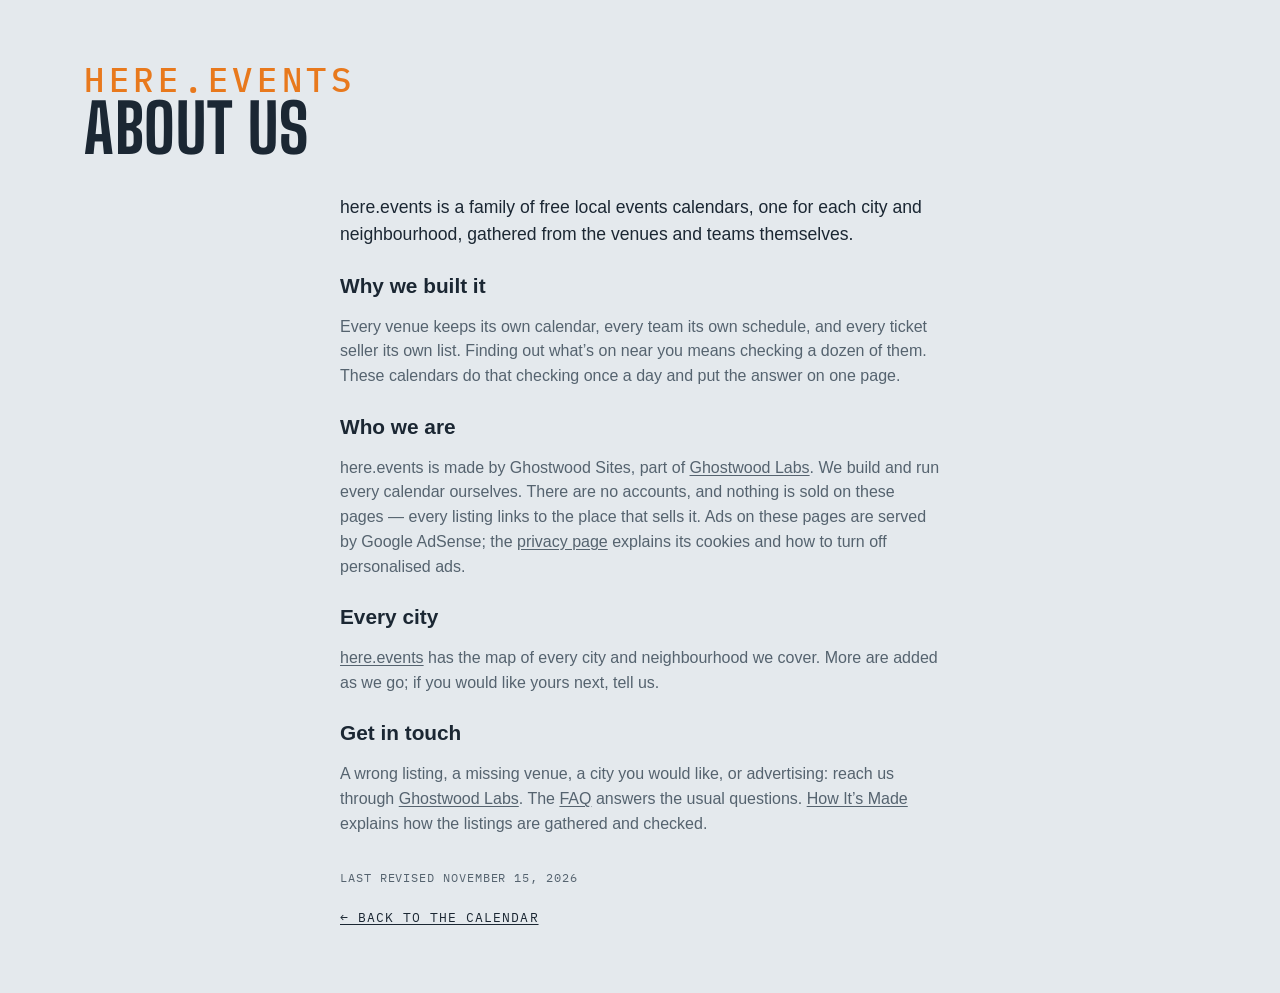
<file: site/about.html>
<!DOCTYPE html>
<html lang="en">
<head>
<meta charset="utf-8">
<meta name="viewport" content="width=device-width, initial-scale=1, viewport-fit=cover">
<meta name="theme-color" media="(prefers-color-scheme: light)" content="#edf1f4">
<meta name="theme-color" media="(prefers-color-scheme: dark)" content="#141a20">
<script>
  try {
    var t = localStorage.getItem('lqa-theme');
    var PHONE = '(max-width: 640px), (pointer: coarse) and (max-height: 500px)';
    if ((t === 'light' || t === 'dark') && !matchMedia(PHONE).matches) document.documentElement.dataset.theme = t;
  } catch (e) { /* no storage — system it is */ }
</script>
<title>About Us — here.events</title>
<meta name="description" content="About here.events: free local events calendars for each city and neighbourhood, gathered from the venues and teams themselves.">
<link rel="canonical" href="https://seattle.here.events/about.html">
<link rel="icon" href="favicon.svg" type="image/svg+xml">
<link rel="preconnect" href="https://fonts.googleapis.com">
<link rel="preconnect" href="https://fonts.gstatic.com" crossorigin>
<link href="https://fonts.googleapis.com/css2?family=Big+Shoulders:opsz,wght@10..72,500;10..72,700&family=IBM+Plex+Mono:wght@400;500&display=swap" rel="stylesheet">
<link rel="stylesheet" href="styles.css?v=__V__">
<script src="city.js?v=__V__"></script>
</head>
<body>

<!-- the Ghostwood Labs mark, drawn once; the masthead and the footer <use> it -->
<svg width="0" height="0" style="position:absolute" aria-hidden="true">
  <symbol id="gw-mark" viewBox="0 0 576 576">
    <g fill="none" stroke="currentColor" stroke-width="24" stroke-linecap="round" stroke-linejoin="round">
      <path d="M300.19 51.03A26 26 0 0 1 275.81 51.03L235.63 29.71A26 26 0 0 0 210.57 30.08L103.63 91.02A26 26 0 0 0 90.5 113.61L90.5 161.4A26 26 0 0 1 77.38 183.98L39.62 205.52A26 26 0 0 0 26.5 228.1L26.5 347.9A26 26 0 0 0 39.62 370.48L77.38 392.02A26 26 0 0 1 90.5 414.6L90.5 462.39A26 26 0 0 0 103.63 484.98L210.57 545.92A26 26 0 0 0 235.63 546.29L275.81 524.97A26 26 0 0 1 300.19 524.97L340.37 546.29A26 26 0 0 0 365.43 545.92L472.37 484.98A26 26 0 0 0 485.5 462.39L485.5 414.6A26 26 0 0 1 498.62 392.02L536.38 370.48A26 26 0 0 0 549.5 347.9L549.5 228.1A26 26 0 0 0 536.38 205.52L498.62 183.98A26 26 0 0 1 485.5 161.4L485.5 113.61A26 26 0 0 0 472.37 91.02L365.43 30.08A26 26 0 0 0 340.37 29.71L300.19 51.03Z"/>
      <path d="M288 57.5L288 177.5"/>
      <path d="M288 518.5L288 403.5"/>
      <path d="M90.5 176.5L144.63 204.58A26 26 0 0 0 169.19 204.26L209.58 181.92A26 26 0 0 0 223 159.17L223 101.5L158.5 137.5"/>
      <path d="M485.5 176.5L431.37 204.58A26 26 0 0 1 406.81 204.26L366.42 181.92A26 26 0 0 1 353 159.17L353 101.5L417.5 137.5"/>
      <path d="M157 211L157 287.5"/>
      <path d="M419 211L419 287.5"/>
      <path d="M90.5 399.5L144.63 371.42A26 26 0 0 1 169.19 371.74L209.58 394.08A26 26 0 0 1 223 416.83L223 474.5L158.5 438.5"/>
      <path d="M485.5 399.5L431.37 371.42A26 26 0 0 0 406.81 371.74L366.42 394.08A26 26 0 0 0 353 416.83L353 474.5L417.5 438.5"/>
      <path d="M26.5 288L92 325.5L92 250.5"/>
      <path d="M549.5 288L484 325.5L484 250.5"/>
    </g>
  </symbol>
</svg>

<!-- About us (Steve, 2026-10-29: "Create an about us section just to the left of FAQ, make it work
     the same"): one shared page for every city, word for word, like the FAQ. Styled by .ad-page. -->
<header class="masthead">
  <div class="masthead-text">
    <p class="eyebrow">here.events</p>
    <h1>About Us</h1>
  </div>
</header>
<main class="ad-page about-page">
  <p class="ad-lead">here.events is a family of free local events calendars, one for each city and neighbourhood, gathered from the venues and teams themselves.</p>

  <h2>Why we built it</h2>
  <p>Every venue keeps its own calendar, every team its own schedule, and every ticket seller its own list. Finding out what’s on near you means checking a dozen of them. These calendars do that checking once a day and put the answer on one page.</p>

  <h2>Who we are</h2>
  <p>here.events is made by Ghostwood Sites, part of <a href="https://ghostwoodlabs.com/" rel="noopener">Ghostwood Labs</a>. We build and run every calendar ourselves. There are no accounts, and nothing is sold on these pages — every listing links to the place that sells it. Ads on these pages are served by Google AdSense; the <a href="https://here.events/privacy/">privacy page</a> explains its cookies and how to turn off personalised ads.</p>

  <h2>Every city</h2>
  <p><a href="https://here.events/">here.events</a> has the map of every city and neighbourhood we cover. More are added as we go; if you would like yours next, tell us.</p>

  <h2>Get in touch</h2>
  <p>A wrong listing, a missing venue, a city you would like, or advertising: reach us through <a href="https://ghostwoodlabs.com/" rel="noopener">Ghostwood Labs</a>. The <a href="faq.html">FAQ</a> answers the usual questions. <a href="how.html">How It’s Made</a> explains how the listings are gathered and checked.</p>

  <p class="ad-revised">Last revised <time datetime="2026-11-15">November 15, 2026</time></p>
  <a class="ad-back" href="./">← Back to the calendar</a>
</main>
</body>
</html>
</file>
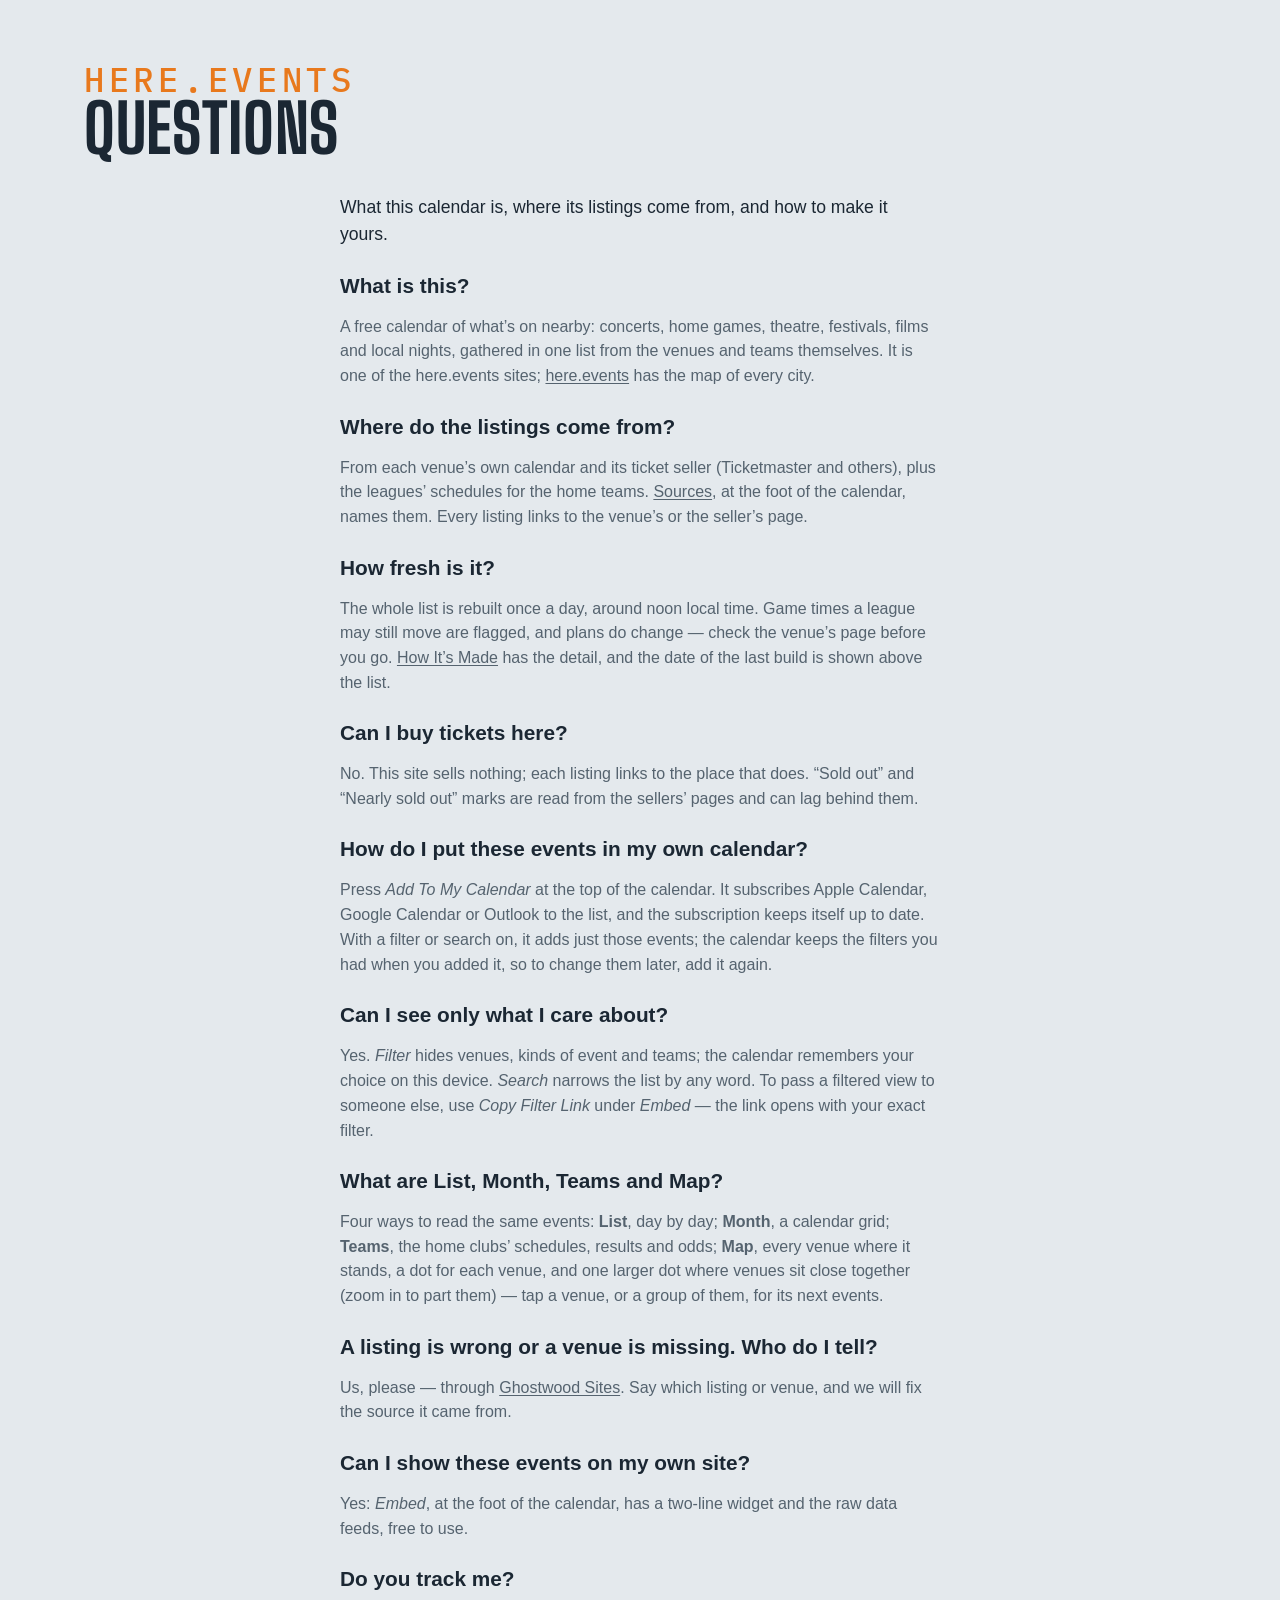
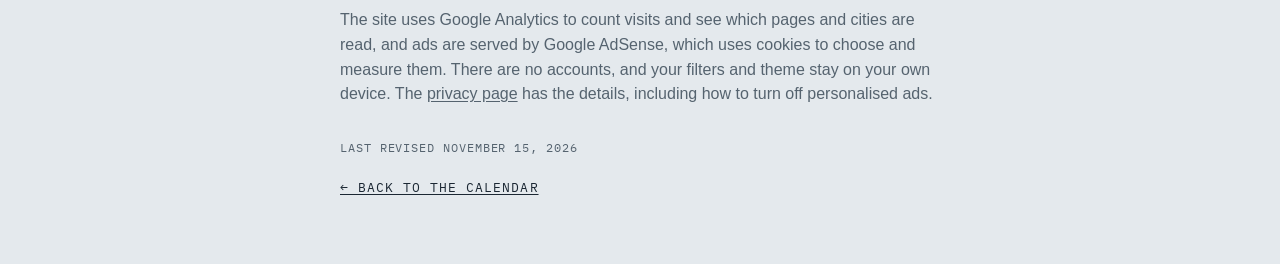
<file: site/faq.html>
<!DOCTYPE html>
<html lang="en">
<head>
<meta charset="utf-8">
<meta name="viewport" content="width=device-width, initial-scale=1, viewport-fit=cover">
<meta name="theme-color" media="(prefers-color-scheme: light)" content="#edf1f4">
<meta name="theme-color" media="(prefers-color-scheme: dark)" content="#141a20">
<script>
  try {
    var t = localStorage.getItem('lqa-theme');
    var PHONE = '(max-width: 640px), (pointer: coarse) and (max-height: 500px)';
    if ((t === 'light' || t === 'dark') && !matchMedia(PHONE).matches) document.documentElement.dataset.theme = t;
  } catch (e) { /* no storage — system it is */ }
</script>
<title>Questions — here.events</title>
<meta name="description" content="Questions about this events calendar: where the listings come from, how fresh they are, and how to put them in your own calendar.">
<link rel="canonical" href="https://seattle.here.events/faq.html">
<link rel="icon" href="favicon.svg" type="image/svg+xml">
<link rel="preconnect" href="https://fonts.googleapis.com">
<link rel="preconnect" href="https://fonts.gstatic.com" crossorigin>
<link href="https://fonts.googleapis.com/css2?family=Big+Shoulders:opsz,wght@10..72,500;10..72,700&family=IBM+Plex+Mono:wght@400;500&display=swap" rel="stylesheet">
<link rel="stylesheet" href="styles.css?v=__V__">
<script src="city.js?v=__V__"></script>
</head>
<body>

<!-- the Ghostwood Labs mark, drawn once; the masthead and the footer <use> it -->
<svg width="0" height="0" style="position:absolute" aria-hidden="true">
  <symbol id="gw-mark" viewBox="0 0 576 576">
    <g fill="none" stroke="currentColor" stroke-width="24" stroke-linecap="round" stroke-linejoin="round">
      <path d="M300.19 51.03A26 26 0 0 1 275.81 51.03L235.63 29.71A26 26 0 0 0 210.57 30.08L103.63 91.02A26 26 0 0 0 90.5 113.61L90.5 161.4A26 26 0 0 1 77.38 183.98L39.62 205.52A26 26 0 0 0 26.5 228.1L26.5 347.9A26 26 0 0 0 39.62 370.48L77.38 392.02A26 26 0 0 1 90.5 414.6L90.5 462.39A26 26 0 0 0 103.63 484.98L210.57 545.92A26 26 0 0 0 235.63 546.29L275.81 524.97A26 26 0 0 1 300.19 524.97L340.37 546.29A26 26 0 0 0 365.43 545.92L472.37 484.98A26 26 0 0 0 485.5 462.39L485.5 414.6A26 26 0 0 1 498.62 392.02L536.38 370.48A26 26 0 0 0 549.5 347.9L549.5 228.1A26 26 0 0 0 536.38 205.52L498.62 183.98A26 26 0 0 1 485.5 161.4L485.5 113.61A26 26 0 0 0 472.37 91.02L365.43 30.08A26 26 0 0 0 340.37 29.71L300.19 51.03Z"/>
      <path d="M288 57.5L288 177.5"/>
      <path d="M288 518.5L288 403.5"/>
      <path d="M90.5 176.5L144.63 204.58A26 26 0 0 0 169.19 204.26L209.58 181.92A26 26 0 0 0 223 159.17L223 101.5L158.5 137.5"/>
      <path d="M485.5 176.5L431.37 204.58A26 26 0 0 1 406.81 204.26L366.42 181.92A26 26 0 0 1 353 159.17L353 101.5L417.5 137.5"/>
      <path d="M157 211L157 287.5"/>
      <path d="M419 211L419 287.5"/>
      <path d="M90.5 399.5L144.63 371.42A26 26 0 0 1 169.19 371.74L209.58 394.08A26 26 0 0 1 223 416.83L223 474.5L158.5 438.5"/>
      <path d="M485.5 399.5L431.37 371.42A26 26 0 0 0 406.81 371.74L366.42 394.08A26 26 0 0 0 353 416.83L353 474.5L417.5 438.5"/>
      <path d="M26.5 288L92 325.5L92 250.5"/>
      <path d="M549.5 288L484 325.5L484 250.5"/>
    </g>
  </symbol>
</svg>

<!-- The FAQ (Steve, 2026-10-28, queued "creating a FAQ page"): one shared page for
     every city, word for word, "here.events" over the heading on every site (Steve,
     2026-10-29: "FAQ doesn't need the city/neighboorhood"). Styled by .ad-page in styles.css, like Advertise. -->
<header class="masthead">
  <div class="masthead-text">
    <p class="eyebrow">here.events</p>
    <h1>Questions</h1>
  </div>
</header>
<main class="ad-page faq-page">
  <p class="ad-lead">What this calendar is, where its listings come from, and how to make it yours.</p>

  <h2>What is this?</h2>
  <p>A free calendar of what’s on nearby: concerts, home games, theatre, festivals, films and local nights, gathered in one list from the venues and teams themselves. It is one of the here.events sites; <a href="https://here.events/">here.events</a> has the map of every city.</p>

  <h2>Where do the listings come from?</h2>
  <p>From each venue’s own calendar and its ticket seller (Ticketmaster and others), plus the leagues’ schedules for the home teams. <a href="sources.html">Sources</a>, at the foot of the calendar, names them. Every listing links to the venue’s or the seller’s page.</p>

  <h2>How fresh is it?</h2>
  <p>The whole list is rebuilt once a day, around noon local time. Game times a league may still move are flagged, and plans do change — check the venue’s page before you go. <a href="how.html">How It’s Made</a> has the detail, and the date of the last build is shown above the list.</p>

  <h2>Can I buy tickets here?</h2>
  <p>No. This site sells nothing; each listing links to the place that does. “Sold out” and “Nearly sold out” marks are read from the sellers’ pages and can lag behind them.</p>

  <h2>How do I put these events in my own calendar?</h2>
  <p>Press <em>Add To My Calendar</em> at the top of the calendar. It subscribes Apple Calendar, Google Calendar or Outlook to the list, and the subscription keeps itself up to date. With a filter or search on, it adds just those events; the calendar keeps the filters you had when you added it, so to change them later, add it again.</p>

  <h2>Can I see only what I care about?</h2>
  <p>Yes. <em>Filter</em> hides venues, kinds of event and teams; the calendar remembers your choice on this device. <em>Search</em> narrows the list by any word. To pass a filtered view to someone else, use <em>Copy Filter Link</em> under <em>Embed</em> — the link opens with your exact filter.</p>

  <h2>What are List, Month, Teams and Map?</h2>
  <p>Four ways to read the same events: <strong>List</strong>, day by day; <strong>Month</strong>, a calendar grid; <strong>Teams</strong>, the home clubs’ schedules, results and odds; <strong>Map</strong>, every venue where it stands, a dot for each venue, and one larger dot where venues sit close together (zoom in to part them) — tap a venue, or a group of them, for its next events.</p>

  <h2>A listing is wrong or a venue is missing. Who do I tell?</h2>
  <p>Us, please — through <a href="https://ghostwoodlabs.com/" rel="noopener">Ghostwood Sites</a>. Say which listing or venue, and we will fix the source it came from.</p>

  <h2>Can I show these events on my own site?</h2>
  <p>Yes: <em>Embed</em>, at the foot of the calendar, has a two-line widget and the raw data feeds, free to use.</p>

  <h2>Do you track me?</h2>
  <p>The site uses Google Analytics to count visits and see which pages and cities are read, and ads are served by Google AdSense, which uses cookies to choose and measure them. There are no accounts, and your filters and theme stay on your own device. The <a href="https://here.events/privacy/">privacy page</a> has the details, including how to turn off personalised ads.</p>

  <p class="ad-revised">Last revised <time datetime="2026-11-15">November 15, 2026</time></p>
  <a class="ad-back" href="./">← Back to the calendar</a>
</main>
</body>
</html>
</file>
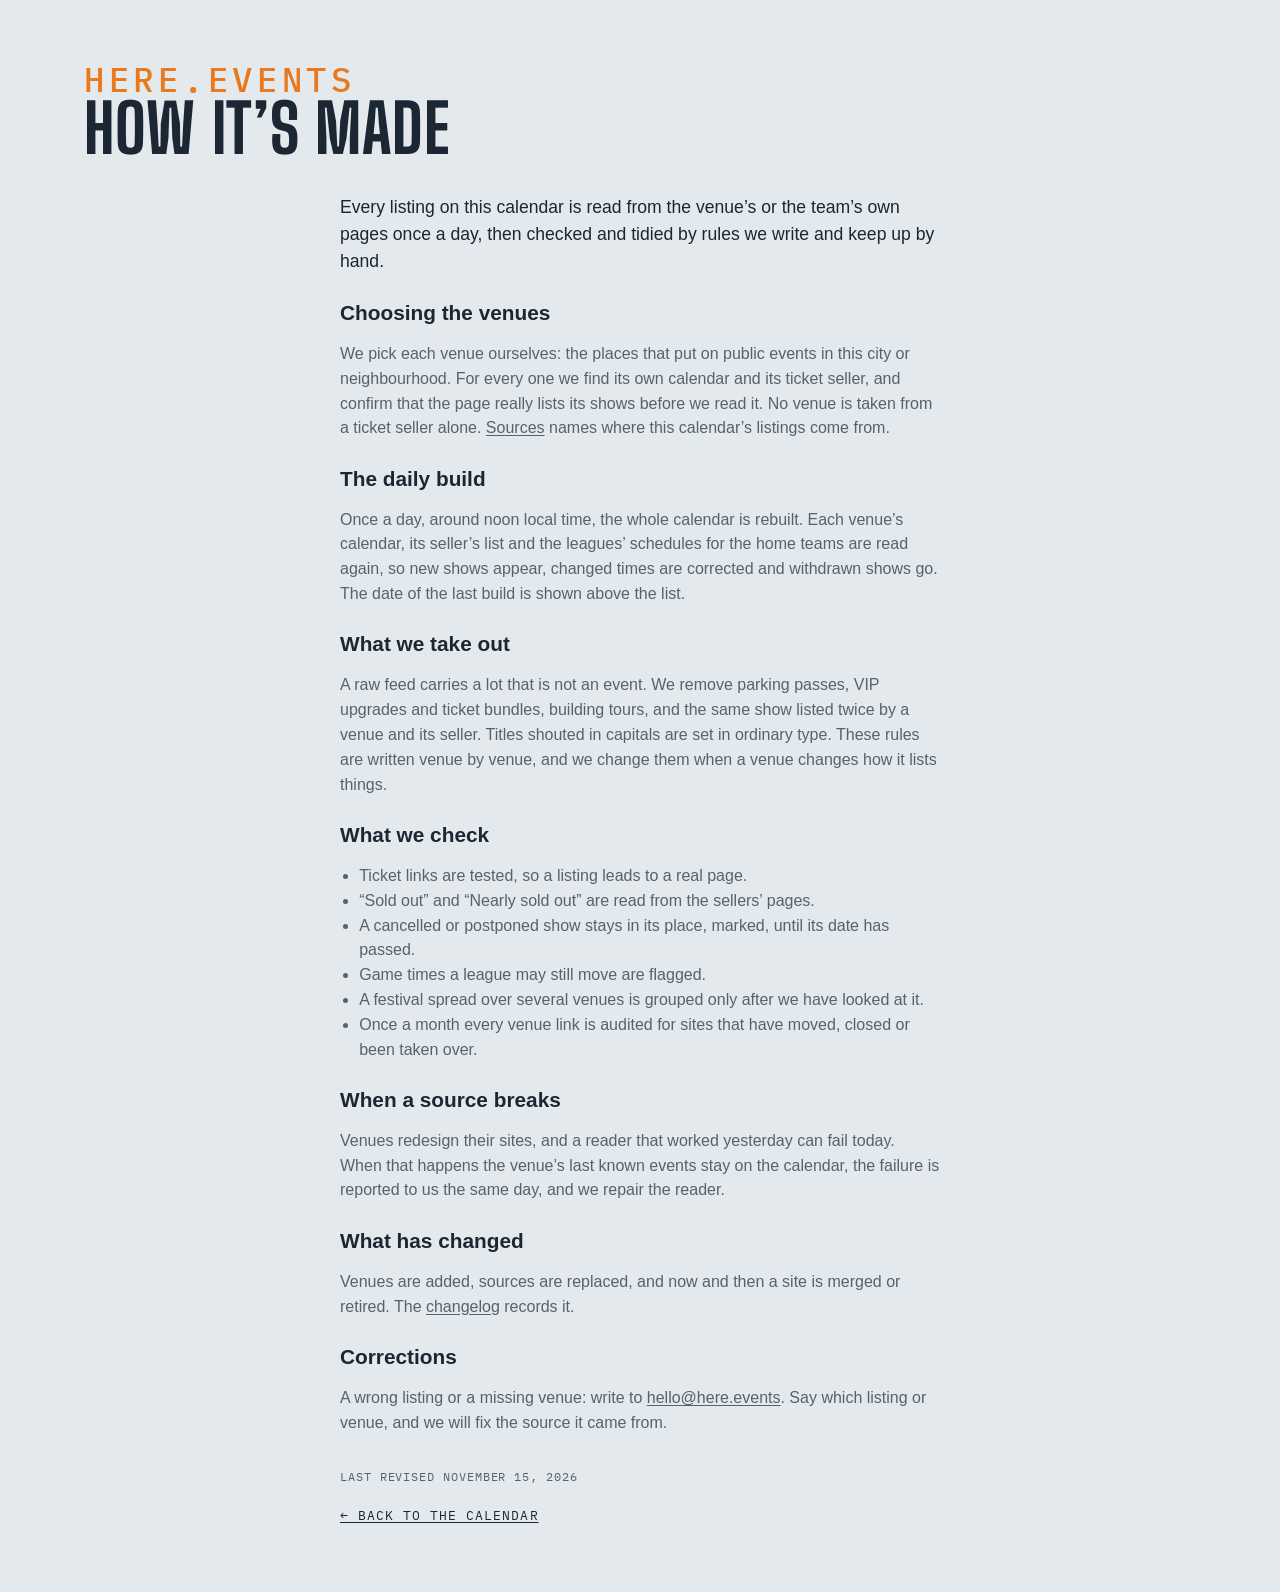
<file: site/how.html>
<!DOCTYPE html>
<html lang="en">
<head>
<meta charset="utf-8">
<meta name="viewport" content="width=device-width, initial-scale=1, viewport-fit=cover">
<meta name="theme-color" media="(prefers-color-scheme: light)" content="#edf1f4">
<meta name="theme-color" media="(prefers-color-scheme: dark)" content="#141a20">
<script>
  try {
    var t = localStorage.getItem('lqa-theme');
    var PHONE = '(max-width: 640px), (pointer: coarse) and (max-height: 500px)';
    if ((t === 'light' || t === 'dark') && !matchMedia(PHONE).matches) document.documentElement.dataset.theme = t;
  } catch (e) {}
</script>
<title>How This Calendar Is Made — here.events</title>
<meta name="description" content="How the here.events calendars are made: which venues are chosen, what is read each day, what is taken out by hand, and what is checked before a listing is published.">
<link rel="canonical" href="https://seattle.here.events/how.html">
<link rel="icon" href="favicon.svg" type="image/svg+xml">
<link rel="preconnect" href="https://fonts.googleapis.com">
<link rel="preconnect" href="https://fonts.gstatic.com" crossorigin>
<link href="https://fonts.googleapis.com/css2?family=Big+Shoulders:opsz,wght@10..72,500;10..72,700&family=IBM+Plex+Mono:wght@400;500&display=swap" rel="stylesheet">
<link rel="stylesheet" href="styles.css?v=__V__">
<script src="city.js?v=__V__"></script>
</head>
<body>

<svg width="0" height="0" style="position:absolute" aria-hidden="true">
  <symbol id="gw-mark" viewBox="0 0 576 576">
    <g fill="none" stroke="currentColor" stroke-width="24" stroke-linecap="round" stroke-linejoin="round">
      <path d="M300.19 51.03A26 26 0 0 1 275.81 51.03L235.63 29.71A26 26 0 0 0 210.57 30.08L103.63 91.02A26 26 0 0 0 90.5 113.61L90.5 161.4A26 26 0 0 1 77.38 183.98L39.62 205.52A26 26 0 0 0 26.5 228.1L26.5 347.9A26 26 0 0 0 39.62 370.48L77.38 392.02A26 26 0 0 1 90.5 414.6L90.5 462.39A26 26 0 0 0 103.63 484.98L210.57 545.92A26 26 0 0 0 235.63 546.29L275.81 524.97A26 26 0 0 1 300.19 524.97L340.37 546.29A26 26 0 0 0 365.43 545.92L472.37 484.98A26 26 0 0 0 485.5 462.39L485.5 414.6A26 26 0 0 1 498.62 392.02L536.38 370.48A26 26 0 0 0 549.5 347.9L549.5 228.1A26 26 0 0 0 536.38 205.52L498.62 183.98A26 26 0 0 1 485.5 161.4L485.5 113.61A26 26 0 0 0 472.37 91.02L365.43 30.08A26 26 0 0 0 340.37 29.71L300.19 51.03Z"/>
      <path d="M288 57.5L288 177.5"/>
      <path d="M288 518.5L288 403.5"/>
      <path d="M90.5 176.5L144.63 204.58A26 26 0 0 0 169.19 204.26L209.58 181.92A26 26 0 0 0 223 159.17L223 101.5L158.5 137.5"/>
      <path d="M485.5 176.5L431.37 204.58A26 26 0 0 1 406.81 204.26L366.42 181.92A26 26 0 0 1 353 159.17L353 101.5L417.5 137.5"/>
      <path d="M157 211L157 287.5"/>
      <path d="M419 211L419 287.5"/>
      <path d="M90.5 399.5L144.63 371.42A26 26 0 0 1 169.19 371.74L209.58 394.08A26 26 0 0 1 223 416.83L223 474.5L158.5 438.5"/>
      <path d="M485.5 399.5L431.37 371.42A26 26 0 0 0 406.81 371.74L366.42 394.08A26 26 0 0 0 353 416.83L353 474.5L417.5 438.5"/>
      <path d="M26.5 288L92 325.5L92 250.5"/>
      <path d="M549.5 288L484 325.5L484 250.5"/>
    </g>
  </symbol>
</svg>

<header class="masthead">
  <div class="masthead-text">
    <p class="eyebrow">here.events</p>
    <h1>How It’s Made</h1>
  </div>
</header>
<main class="ad-page how-page">
  <p class="ad-lead">Every listing on this calendar is read from the venue’s or the team’s own pages once a day, then checked and tidied by rules we write and keep up by hand.</p>

  <h2>Choosing the venues</h2>
  <p>We pick each venue ourselves: the places that put on public events in this city or neighbourhood. For every one we find its own calendar and its ticket seller, and confirm that the page really lists its shows before we read it. No venue is taken from a ticket seller alone. <a href="sources.html">Sources</a> names where this calendar’s listings come from.</p>

  <h2>The daily build</h2>
  <p>Once a day, around noon local time, the whole calendar is rebuilt. Each venue’s calendar, its seller’s list and the leagues’ schedules for the home teams are read again, so new shows appear, changed times are corrected and withdrawn shows go. The date of the last build is shown above the list.</p>

  <h2>What we take out</h2>
  <p>A raw feed carries a lot that is not an event. We remove parking passes, VIP upgrades and ticket bundles, building tours, and the same show listed twice by a venue and its seller. Titles shouted in capitals are set in ordinary type. These rules are written venue by venue, and we change them when a venue changes how it lists things.</p>

  <h2>What we check</h2>
  <ul>
    <li>Ticket links are tested, so a listing leads to a real page.</li>
    <li>“Sold out” and “Nearly sold out” are read from the sellers’ pages.</li>
    <li>A cancelled or postponed show stays in its place, marked, until its date has passed.</li>
    <li>Game times a league may still move are flagged.</li>
    <li>A festival spread over several venues is grouped only after we have looked at it.</li>
    <li>Once a month every venue link is audited for sites that have moved, closed or been taken over.</li>
  </ul>

  <h2>When a source breaks</h2>
  <p>Venues redesign their sites, and a reader that worked yesterday can fail today. When that happens the venue’s last known events stay on the calendar, the failure is reported to us the same day, and we repair the reader.</p>

  <h2>What has changed</h2>
  <p>Venues are added, sources are replaced, and now and then a site is merged or retired. The <a href="https://here.events/changelog/">changelog</a> records it.</p>

  <h2>Corrections</h2>
  <p>A wrong listing or a missing venue: write to <a href="mailto:hello@here.events">hello@here.events</a>. Say which listing or venue, and we will fix the source it came from.</p>

  <p class="ad-revised">Last revised <time datetime="2026-11-15">November 15, 2026</time></p>
  <a class="ad-back" href="./">← Back to the calendar</a>
</main>
</body>
</html>
</file>
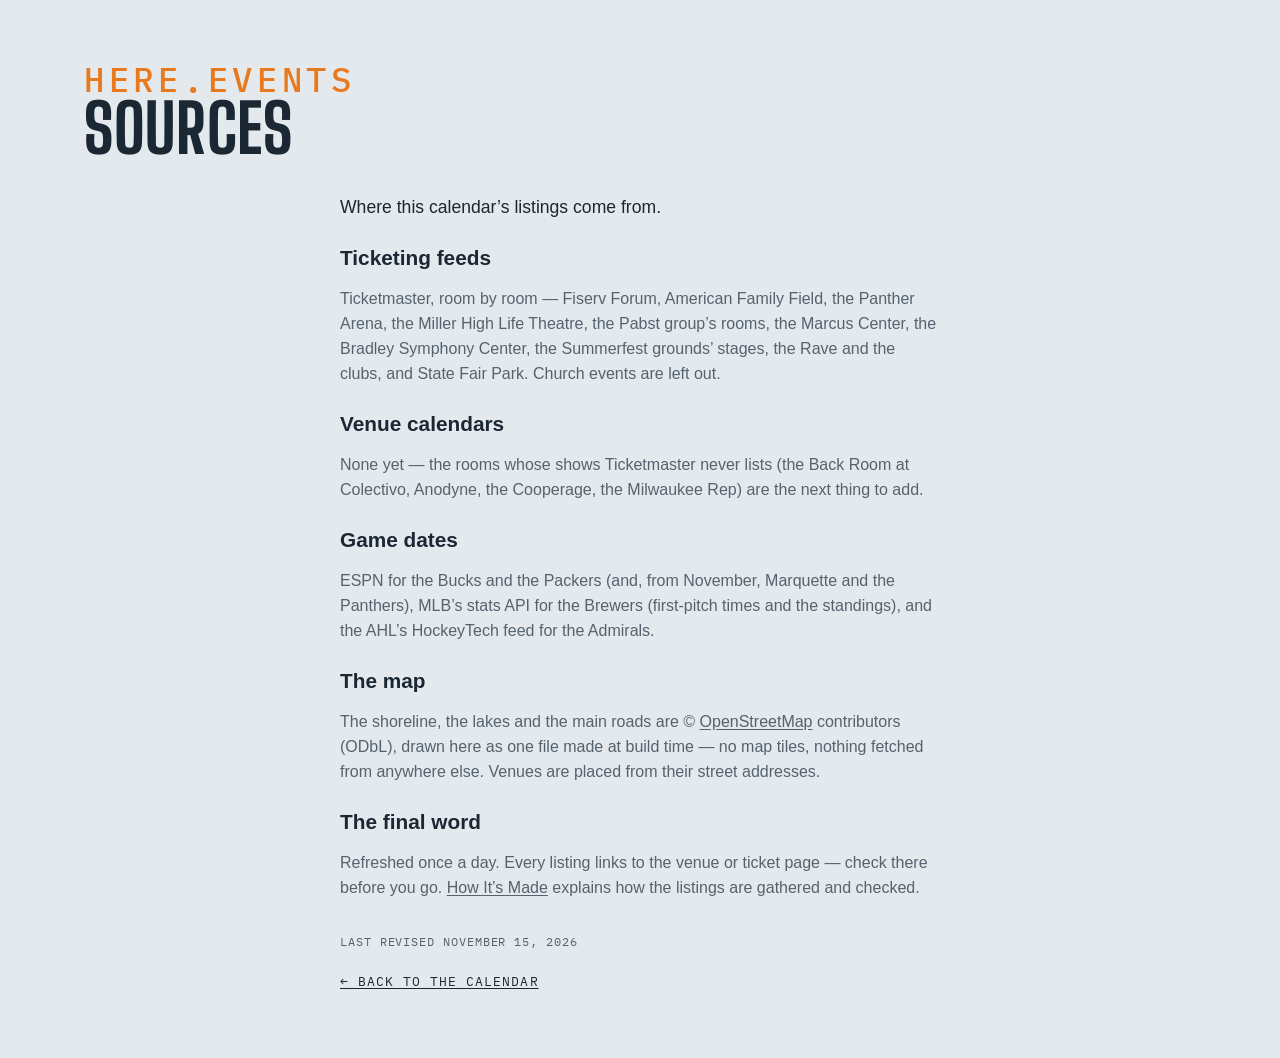
<file: site/sources.html>
<!DOCTYPE html>
<html lang="en">
<head>
<meta charset="utf-8">
<meta name="viewport" content="width=device-width, initial-scale=1, viewport-fit=cover">
<meta name="theme-color" media="(prefers-color-scheme: light)" content="#edf1f4">
<meta name="theme-color" media="(prefers-color-scheme: dark)" content="#141a20">
<script>
  try {
    var t = localStorage.getItem('lqa-theme');
    var PHONE = '(max-width: 640px), (pointer: coarse) and (max-height: 500px)';
    if ((t === 'light' || t === 'dark') && !matchMedia(PHONE).matches) document.documentElement.dataset.theme = t;
  } catch (e) { /* no storage — system it is */ }
</script>
<title>Sources — here.events</title>
<meta name="description" content="Where this events calendar’s listings come from: the ticket sellers, the venues’ own calendars and the leagues’ schedules.">
<link rel="icon" href="favicon.svg" type="image/svg+xml">
<link rel="preconnect" href="https://fonts.googleapis.com">
<link rel="preconnect" href="https://fonts.gstatic.com" crossorigin>
<link href="https://fonts.googleapis.com/css2?family=Big+Shoulders:opsz,wght@10..72,500;10..72,700&family=IBM+Plex+Mono:wght@400;500&display=swap" rel="stylesheet">
<link rel="stylesheet" href="styles.css?v=__V__">
<script src="city.js?v=__V__"></script>
</head>
<body>

<!-- the Ghostwood Labs mark, drawn once; the masthead and the footer <use> it -->
<svg width="0" height="0" style="position:absolute" aria-hidden="true">
  <symbol id="gw-mark" viewBox="0 0 576 576">
    <g fill="none" stroke="currentColor" stroke-width="24" stroke-linecap="round" stroke-linejoin="round">
      <path d="M300.19 51.03A26 26 0 0 1 275.81 51.03L235.63 29.71A26 26 0 0 0 210.57 30.08L103.63 91.02A26 26 0 0 0 90.5 113.61L90.5 161.4A26 26 0 0 1 77.38 183.98L39.62 205.52A26 26 0 0 0 26.5 228.1L26.5 347.9A26 26 0 0 0 39.62 370.48L77.38 392.02A26 26 0 0 1 90.5 414.6L90.5 462.39A26 26 0 0 0 103.63 484.98L210.57 545.92A26 26 0 0 0 235.63 546.29L275.81 524.97A26 26 0 0 1 300.19 524.97L340.37 546.29A26 26 0 0 0 365.43 545.92L472.37 484.98A26 26 0 0 0 485.5 462.39L485.5 414.6A26 26 0 0 1 498.62 392.02L536.38 370.48A26 26 0 0 0 549.5 347.9L549.5 228.1A26 26 0 0 0 536.38 205.52L498.62 183.98A26 26 0 0 1 485.5 161.4L485.5 113.61A26 26 0 0 0 472.37 91.02L365.43 30.08A26 26 0 0 0 340.37 29.71L300.19 51.03Z"/>
      <path d="M288 57.5L288 177.5"/>
      <path d="M288 518.5L288 403.5"/>
      <path d="M90.5 176.5L144.63 204.58A26 26 0 0 0 169.19 204.26L209.58 181.92A26 26 0 0 0 223 159.17L223 101.5L158.5 137.5"/>
      <path d="M485.5 176.5L431.37 204.58A26 26 0 0 1 406.81 204.26L366.42 181.92A26 26 0 0 1 353 159.17L353 101.5L417.5 137.5"/>
      <path d="M157 211L157 287.5"/>
      <path d="M419 211L419 287.5"/>
      <path d="M90.5 399.5L144.63 371.42A26 26 0 0 1 169.19 371.74L209.58 394.08A26 26 0 0 1 223 416.83L223 474.5L158.5 438.5"/>
      <path d="M485.5 399.5L431.37 371.42A26 26 0 0 0 406.81 371.74L366.42 394.08A26 26 0 0 0 353 416.83L353 474.5L417.5 438.5"/>
      <path d="M26.5 288L92 325.5L92 250.5"/>
      <path d="M549.5 288L484 325.5L484 250.5"/>
    </g>
  </symbol>
</svg>

<!-- The sources (Steve, 2026-10-29: "make it work like FAQ"): moved here from the footer's
     floating panel. "here.events" over the heading like the FAQ, but the text below is this
     city's own — each city keeps its own sources.html. Styled by .ad-page in styles.css. -->
<header class="masthead">
  <div class="masthead-text">
    <p class="eyebrow">here.events</p>
    <h1>Sources</h1>
  </div>
</header>
<main class="ad-page sources-page">
  <p class="ad-lead">Where this calendar’s listings come from.</p>

  <h2>Ticketing feeds</h2>
  <p>Ticketmaster, room by room — Fiserv Forum, American Family Field, the Panther Arena, the Miller High Life Theatre, the Pabst group’s rooms, the Marcus Center, the Bradley Symphony Center, the Summerfest grounds’ stages, the Rave and the clubs, and State Fair Park. Church events are left out.</p>

  <h2>Venue calendars</h2>
  <p>None yet — the rooms whose shows Ticketmaster never lists (the Back Room at Colectivo, Anodyne, the Cooperage, the Milwaukee Rep) are the next thing to add.</p>

  <h2>Game dates</h2>
  <p>ESPN for the Bucks and the Packers (and, from November, Marquette and the Panthers), MLB’s stats API for the Brewers (first-pitch times and the standings), and the AHL’s HockeyTech feed for the Admirals.</p>

  <h2>The map</h2>
  <p>The shoreline, the lakes and the main roads are © <a href="https://www.openstreetmap.org/copyright" target="_blank" rel="noopener">OpenStreetMap</a> contributors (ODbL), drawn here as one file made at build time — no map tiles, nothing fetched from anywhere else. Venues are placed from their street addresses.</p>

  <h2>The final word</h2>
  <p>Refreshed once a day. Every listing links to the venue or ticket page — check there before you go. <a href="how.html">How It’s Made</a> explains how the listings are gathered and checked.</p>

  <p class="ad-revised">Last revised <time datetime="2026-11-15">November 15, 2026</time></p>
  <a class="ad-back" href="./">← Back to the calendar</a>
</main>
</body>
</html>
</file>
<file: site/styles.css>
/* Lower Queen Anne Events — overcast-sky palette, marquee display type. */

:root {
  --sky: #e4e9ed;        /* overcast paper (a step down from #edf1f4, Steve 2026-10-12: "a little less glaring") */
  --mist: #f7f9fb;       /* card surface (was pure white) */
  --ink: #1b2733;        /* Puget ink */
  --ink-soft: #55636f;
  --ink-bright: #1b2733; /* the logo: pure white in the dark palette, ink here */
  --line: #c3ccd4;
  --gold: #e8791d;       /* Space Needle "Galaxy Gold" */
  --gold-soft: #fbe9d8;
  /* Color coding is muted (a step back from the pure primaries) and each
     group keeps to its own family so a dot or stripe reads as what it is:
     venues are cool (blue → violet → teal), event types are warm (yellow →
     orange → red → pink). */
  /* venue hues (chips, grid ticks, agenda tags): a sweep from teal through
     blue and violet to magenta, neighbors alternating light and dark */
  /* all three families sit a step back from the pure primaries: the same
     hues, less glare, so the stripes and ticks read after the titles */
  --v-fiserv: #9e2e2e; --v-amfam: #2e9e4f; --v-panther: #6f2e9e; --v-mhl: #9e902e; --v-riverside: #2e8b9e; --v-pabst: #9e2e6b; /* the rooms, one hue each (city.js cssVar), spread round the wheel */
  --v-uihlein: #4a9e2e; --v-wehr: #332e9e; --v-vogel: #9e532e; --v-bradley: #2e9e74; --v-amphitheater: #952e9e; --v-bmo: #879e2e;
  --v-rave: #2e669e; --v-turner: #9e2e45; --v-shank: #2e9e37; --v-cactus: #582e9e; --v-xray: #9e792e; --v-vivarium: #2e9e9a;
  --v-miramar: #9e2e82; --v-statefair: #619e2e;
  --venue-text: 72%;     /* how much of the venue hue the card's venue label keeps (light mode) */
  --tint: 26%;           /* the venue wash behind a series card (light mode; 13% in the dark palette) */
  --row-a: #f3f6f8; --row-b: #d6dde3; /* the list's rows alternate light and dark grey; only a series keeps its venue's hue (Steve, 2026-10-20) */
  /* event-type hues (calendar ticks, agenda right edge): concerts salmon and
     arts crimson keep clear of the brand orange; movies slate = "quiet" */
  --t-concert: #d9664f;
  --t-sports: #d4b106;
  --t-arts: #b8303f;
  --t-movie: #7a8a99;
  --t-community: #d63f9c;
  --t-expo: #2a9d8f;      /* conventions & expos: turquoise, the one hue the types didn't use */
  --t-bar: #c28a12;       /* bar nights: amber, an ale between the sports yellow and concert salmon */
  --alert: #e02b26;       /* cancelled / postponed notes: plain bright red */
  --barh-base: 3.4rem;   /* the pinned filter bar's height (chips 2.25rem + padding) */
  --titleh: 1.7rem;      /* the bar's title line (1.2rem + .5rem gap), added while scrolled */
  --barh: var(--barh-base); /* what the sticky things below the bar offset by */
  --rule: color-mix(in srgb, var(--line), var(--ink-soft)); /* list dividers: a step brighter than --line */
  /* the scorebug (the live game block, .tf-bug): a light panel in this theme, the broadcast's charcoal in the dark one (Steve, 2026-10-12: the charcoal panel on the light card looked bad) */
  --bug-bg: #f9fafb; --bug-frame: #c9d2da; --bug-ink: #1b2733; --bug-soft: #55636f; --bug-dim: #7c8894; --bug-rowline: #d5dce3; --bug-off: #b3bcc5; --bug-muted: #6b7784; --bug-score-bg: #ffffff; --bug-shadow: rgba(15, 25, 35, .10); --bug-redzone: #c8261f;
  --bug-bw: 1px; --frame: var(--line); --frame-w: 1px; /* the game block's frame and the bug's rules: hairlines in the card's line colour here, the 2px broadcast frame in the dark theme (Steve, 2026-10-12: "soften … the borders in general") */
  --cell-mix: 22%; --cell-ink: var(--ink); --cell-bar: 4px; --cell-shadow: none; /* the bug's team cells: a wash of the club colour with a bar of it at the left and ink type, instead of the solid cell ("soften the colors here") */
  --tick-mix: var(--ink); --tick-pct: 65%; /* the refresh countdown ring: the club's colour mixed toward ink here, toward white on the dark ground (the mix itself is written in the .tf-refresh rule: a token holding var(--team-2) would resolve here on :root, where no club colour exists, and come out empty) */
  --dot: color-mix(in srgb, var(--ink-soft) 40%, transparent); /* the dotted underline under the watch strip's links */
  --display: "Big Shoulders", "Arial Narrow", sans-serif;
  --body: -apple-system, BlinkMacSystemFont, "Segoe UI", "Helvetica Neue", sans-serif;
  --mono: "IBM Plex Mono", ui-monospace, Menlo, monospace;
}
/* Dark palette. Applies when the system prefers dark and the visitor hasn't
   picked Light, or whenever they've picked Dark (the toggle sets
   data-theme on <html>; "system" leaves it unset). The two blocks must
   stay identical — CSS has no way to give one ruleset two unrelated
   conditions. */
@media (prefers-color-scheme: dark) {
  :root:not([data-theme="light"]) {
    color-scheme: dark;
    --sky: #141a20; --mist: #1d252e; --ink: #e8edf1; --ink-soft: #9aa7b2; --ink-bright: #ffffff;
    --line: #333f4a; --gold: #f08a33; --gold-soft: #3a2a1a;
    --v-fiserv: #ea8686; --v-amfam: #86eaa3; --v-panther: #c086ea; --v-mhl: #eadd86; --v-riverside: #86d9ea; --v-pabst: #ea86bc;
    --v-uihlein: #9fea86; --v-wehr: #8a86ea; --v-vogel: #eaa786; --v-bradley: #86eac4; --v-amphitheater: #e186ea; --v-bmo: #d5ea86;
    --v-rave: #86b7ea; --v-turner: #ea869a; --v-shank: #86ea8e; --v-cactus: #ab86ea; --v-xray: #eac886; --v-vivarium: #86eae6;
    --v-miramar: #ea86d0; --v-statefair: #b3ea86;
    --venue-text: 100%; --tint: 13%;
    --row-a: #1e252c; --row-b: #2c343c;
    --t-concert: #f0806a; --t-sports: #f2d21b; --t-arts: #d63a4f;
    --t-movie: #8b9db0; --t-community: #e660a8; --t-expo: #4fd1c5; --t-bar: #e3ad3c; --alert: #ff4b3e;
    --bug-bg: #2b2d30; --bug-frame: #c9cdd2; --bug-ink: #f4f4f4; --bug-soft: #d5d8dc; --bug-dim: #b9bec4; --bug-rowline: #5c6167; --bug-off: #6a6d72; --bug-muted: #4a4f56; --bug-score-bg: #fafafa; --bug-shadow: rgba(0, 0, 0, .35); --bug-redzone: #ff7b7b;
  --bug-bw: 2px; --frame: var(--ink-soft); --frame-w: 2px; --cell-mix: 100%; --cell-ink: #fff; --cell-bar: 0px; --cell-shadow: 0 1px 2px rgba(0, 0, 0, .5);
    --bug-bw: 2px; --frame: var(--ink-soft); --frame-w: 2px; --cell-mix: 100%; --cell-ink: #fff; --cell-bar: 0px; --cell-shadow: 0 1px 2px rgba(0, 0, 0, .5);
    --tick-mix: white; --tick-pct: 45%;
    --dot: color-mix(in srgb, var(--ink-soft) 60%, transparent);
  }
}
:root[data-theme="dark"] {
  color-scheme: dark;
  --sky: #141a20; --mist: #1d252e; --ink: #e8edf1; --ink-soft: #9aa7b2; --ink-bright: #ffffff;
  --line: #333f4a; --gold: #f08a33; --gold-soft: #3a2a1a;
  --v-fiserv: #ea8686; --v-amfam: #86eaa3; --v-panther: #c086ea; --v-mhl: #eadd86; --v-riverside: #86d9ea; --v-pabst: #ea86bc;
  --v-uihlein: #9fea86; --v-wehr: #8a86ea; --v-vogel: #eaa786; --v-bradley: #86eac4; --v-amphitheater: #e186ea; --v-bmo: #d5ea86;
  --v-rave: #86b7ea; --v-turner: #ea869a; --v-shank: #86ea8e; --v-cactus: #ab86ea; --v-xray: #eac886; --v-vivarium: #86eae6;
  --v-miramar: #ea86d0; --v-statefair: #b3ea86;
  --venue-text: 100%; --tint: 13%;
  --row-a: #1e252c; --row-b: #2c343c;
  --t-concert: #f0806a; --t-sports: #f2d21b; --t-arts: #d63a4f;
  --t-movie: #8b9db0; --t-community: #e660a8; --t-expo: #4fd1c5; --t-bar: #e3ad3c; --alert: #ff4b3e;
  --bug-bg: #2b2d30; --bug-frame: #c9cdd2; --bug-ink: #f4f4f4; --bug-soft: #d5d8dc; --bug-dim: #b9bec4; --bug-rowline: #5c6167; --bug-off: #6a6d72; --bug-muted: #4a4f56; --bug-score-bg: #fafafa; --bug-shadow: rgba(0, 0, 0, .35); --bug-redzone: #ff7b7b;
  --tick-mix: white; --tick-pct: 45%;
  --dot: color-mix(in srgb, var(--ink-soft) 60%, transparent);
}
:root[data-theme="light"] { color-scheme: light; }

* { box-sizing: border-box; }
html { scroll-behavior: smooth; overflow-x: clip; } /* clip: the footer bleeds to the viewport edges */
@media (prefers-reduced-motion: reduce) { html { scroll-behavior: auto; } }
/* the page is 62rem wide, and steps wider on big screens so event names
   get a single line: the calendar column is fixed, so all of the extra
   width goes to the cards (the footer line follows) */
:root { --pagew: 62rem; }
@media (min-width: 1180px) { :root { --pagew: 72rem; } }
@media (min-width: 1360px) { :root { --pagew: 80rem; } }
body {
  /* no bottom padding: the sticky footer is the page's last thing, and any
     padding here would show as a blank band under it once the list is short.
     A column flex at least a viewport tall, so a short page (the Teams view
     with one team) still puts the footer at the bottom edge */
  display: flex; flex-direction: column; min-height: 100vh; min-height: 100dvh;
  margin: 0 auto; padding: 0 1.25rem; max-width: var(--pagew);
  background: var(--sky); color: var(--ink);
  font: 16px/1.55 var(--body);
}
/* flex items refuse to shrink below their content's minimum width, so one
   unwrappable line (a TV listing, the compact bar's title) would push a whole
   section past a phone's edge; let them shrink like blocks */
body > * { min-width: 0; }
a { color: inherit; text-underline-offset: 2px; }
:focus-visible { outline: 2px solid var(--ink-soft); outline-offset: 2px; }

/* ---- masthead ---- */
.masthead {
  display: flex; flex-wrap: wrap; gap: 1.5rem; align-items: flex-end;
  justify-content: space-between; padding: 2.5rem 0 1rem;
}
.eyebrow {
  font-family: var(--mono); font-size: .8rem; letter-spacing: .12em;
  text-transform: uppercase; color: var(--gold); margin: 0 0 .3rem;
}
h1 {
  font-family: var(--display); font-weight: 700; font-size: clamp(2.6rem, 7vw, 4.2rem);
  line-height: .92; text-transform: uppercase; letter-spacing: .01em; margin: 0;
}
.masthead-text { min-width: 0; max-width: 100%; } /* a flex item would grow to its widest line and push past a phone's edge */
/* "More Cities" (See All until 2026-10-13, Other Places until 2026-10-18): the pill before the theme pill, to the same map (Steve, 2026-10-12); in the pinned bar the chip's text folds away and the map glyph stays */
/* Add To My Calendar: the first of the masthead's tools (Steve, 2026-10-26, "should move here" — beside More Cities; in the bar from 2026-09-16 until then), sized like the More Cities pill beside it */
.masthead-tools #subscribeBtn { order: 3; display: inline-flex; align-items: center; gap: .45rem; min-height: calc(1.7rem + 8px); padding: 0 .95em; }
.masthead-tools #subscribeBtn svg { width: 1rem; height: 1rem; flex: none; }
.masthead-tools #subscribeBtn:hover { border-color: var(--ink-soft); }
.bar-title .masthead-tools #subscribeBtn { min-height: 1.7rem; padding: 0 .5em; } /* icon-only in the title line, like the pill (the label rule is .bar-title .masthead-tools .chip span) */
.masthead-tools .see-all { order: 4; display: inline-flex; align-items: center; gap: .45rem; min-height: calc(1.7rem + 8px); padding: 0 .95em; text-decoration: none; }
.masthead-tools .see-all svg { width: 1rem; height: 1rem; fill: none; stroke: currentColor; stroke-width: 1.6; stroke-linejoin: round; stroke-linecap: round; }
.masthead-tools .see-all:hover { border-color: var(--ink-soft); }
.bar-title .masthead-tools .see-all { min-height: 1.7rem; padding: 0 .5em; }
/* the mark and the name as one thing: the mark stretches to the text's
   height (eyebrow + title) and keeps square, in the footer mark's white */
.masthead { --mast-title: clamp(2.6rem, 7vw, 4.2rem); } /* the title's size; the eyebrow and the mark are cut from it */
.masthead h1 { font-size: var(--mast-title); }
/* the picture (Steve, 2026-09-21: line art, the Needle's crown the focus):
   the top of the Space Needle from the Highsmith aerial, traced to single
   smooth lines at build (a gradient-magnitude pass over the photo, see the
   memory note), a 4.5:1 window from the spire tip to the Queen Anne treeline
   with the Needle centred and the Cascades ridge behind
   (design/lqa-masthead-lines-gen.py). The
   drawing is a luminance mask (masthead-lines.png, white = line) over a box
   of ink, so the lines are the palette's own ink in either theme. A band
   behind the masthead, the Needle toward the right, dissolving into the page
   on every side — no hard edge where the art stops (Steve, 2026-09-21) */
.masthead { min-height: 11rem; overflow: hidden; isolation: isolate; } /* a slim band (Steve, 2026-09-20: minimal) */
.masthead-photo { /* the drawing fills the gap between the name and the theme pill (Steve, 2026-10-05: "in all the modes try to make it fill this space"): a flex item between them, as tall as the band (the negative margins reach over the band's padding) */
  order: 1; flex: 1 1 0; align-self: stretch; min-width: 0; z-index: -1;
  margin: -2.5rem 0 -1rem; pointer-events: none;
  background: #fff; opacity: .9; /* white lines on the dark palette, black on the light one (Steve: "white and black with antialiasing") */
  -webkit-mask-image: url(masthead-lines.png), linear-gradient(to right, transparent 0%, #000 10%, #000 92%, transparent 100%), linear-gradient(to bottom, #000 0%, #000 58%, transparent 100%);
  mask-image: url(masthead-lines.png), linear-gradient(to right, transparent 0%, #000 10%, #000 92%, transparent 100%), linear-gradient(to bottom, #000 0%, #000 58%, transparent 100%);
  -webkit-mask-size: auto 100%, 100% 100%, 100% 100%; mask-size: auto 100%, 100% 100%, 100% 100%; /* the drawing at the band's height, however wide the gap: the Needle stays whole, the ridge beside it shows as far as the gap allows */
  -webkit-mask-position: 50% 0%, 0 0, 0 0; mask-position: 50% 0%, 0 0, 0 0; /* the Needle is at the drawing's centre, so its spire is the centre of the gap at every width (Steve, 2026-10-05: "make the center the top of the needle") */
  -webkit-mask-repeat: no-repeat; mask-repeat: no-repeat;
  mask-mode: luminance, alpha, alpha;
  -webkit-mask-composite: source-in; mask-composite: intersect;
}
.masthead-tools { order: 2; }
:root[data-theme="light"] .masthead-photo { background: #000; opacity: .7; }
@media (prefers-color-scheme: light) { :root:not([data-theme="dark"]) .masthead-photo { background: #000; opacity: .7; } }
.masthead-text { position: relative; }
.masthead .eyebrow { font-size: calc(var(--mast-title) * .5); font-weight: 500; letter-spacing: .14em; margin-bottom: .1rem; line-height: 1; } /* "Seattle": half the title's size (Steve, 2026-09-16: twice the quarter it was), a shade bolder */
/* the masthead's tools (Steve, 2026-09-14): Add To My Calendar (back here
   2026-10-26), the More Cities pill and the theme pill at the masthead's
   right end — the bar below keeps its room for the switch, filters, search,
   the clubs and the season calendar chip */
.masthead { position: relative; }
.masthead-tools { display: flex; align-items: center; gap: .6rem; flex: none; margin-left: auto; }
.sub { color: var(--ink-soft); max-width: 34rem; margin: .8rem 0 0; }

.updated { /* the "Updated …" stamp: an eyebrow line under the title, spaced like the one above it */
  margin: .3rem 0 0; min-height: 1em;
}
/* Solid-ink pill with the page background as its text — a dark pill in
   light mode, a light one in dark — softened on hover (the event sheet's
   Tickets button). */
.btn-cal {
  display: inline-flex; align-items: center; gap: .55em; margin: auto 0;
  font: 600 1rem/1 var(--body); color: var(--sky); background: var(--ink);
  border: 0; border-radius: 999px; padding: .85em 1.4em .85em 1.15em; cursor: pointer;
  transition: background .15s, color .15s;
}
.btn-cal svg { width: 1.15em; height: 1.15em; flex: none; }
.btn-cal:hover { background: var(--ink-soft); color: var(--sky); }
/* the subscribe pop: app.js placeSubscribePop fixes it under the masthead's
   Add To My Calendar button (right edges aligned); these are the fallback
   position and the look */
.pop {
  position: absolute; right: 0; top: calc(100% + 1.1rem); z-index: 10;
  width: min(18rem, 100%); background: var(--mist); border: 1px solid var(--line);
  border-radius: 8px; padding: 1rem 1.1rem; box-shadow: 0 8px 28px rgba(15, 25, 35, .18);
  font-size: .92rem;
}
.pop p { margin: 0 0 .6rem; }
.pop > :last-child { margin-bottom: 0; }
/* everything in the pop sits on one centre line: the checkbox row, the
   three named calendar tiles, the QR / Copy Link chips, then the note */
.pop-tiles { display: grid; grid-template-columns: repeat(3, 4.6rem); justify-content: center; gap: .6rem; margin: 0 0 .7rem; }
.pop-tools { display: flex; justify-content: center; gap: .5rem; margin: 0 0 .9rem; }
.pop-tools .chip { display: inline-flex; align-items: center; gap: .4rem; text-decoration: none; padding: .45em .85em; }
.pop-tools .chip svg { width: 1rem; height: 1rem; flex: none; color: var(--gold); }
.pop-tools .chip:hover { border-color: var(--ink-soft); }
/* Copy Link: a check replaces the icon for a moment after copying */
.pop-tools .chip.is-done svg { display: none; }
.pop-tools .chip.is-done::before { content: "✓"; font-weight: 700; line-height: 1; }
.qr-panel { text-align: center; margin-bottom: .6rem; }
#qrImg {
  display: inline-block; width: 170px; height: 170px;
  background: #fff; padding: 6px; border-radius: 8px;
}
#qrImg svg { display: block; width: 100%; height: 100%; }
/* a tile: the service's icon over its name */
.tile {
  display: grid; justify-items: center; gap: .4rem;
  padding: .6rem .3rem .5rem; border: 1px solid var(--line); border-radius: 10px;
  background: var(--sky); text-decoration: none; color: var(--ink-soft);
}
.tile-logo { width: 2.4rem; height: 2.4rem; border-radius: 8px; object-fit: contain; }
.tile span { font-family: var(--mono); font-size: .62rem; text-transform: uppercase; letter-spacing: .08em; line-height: 1; }
.tile:hover { border-color: var(--ink-soft); color: var(--ink); }
/* ---- filter bar: one row of matching chips ---- */
/* Funnel (filters), Reset, Copy link, Add To Calendar, then the theme toggle
   at the right end. position: relative makes the bar the box the subscribe
   pop hangs from. */
.filterbar {
  display: flex; flex-wrap: nowrap; gap: .6rem; align-items: center;
  margin: .75rem 0 0; position: relative;
}
.filterbar > * { flex-shrink: 0; }
.filterbar .chip {
  display: inline-flex; align-items: center; gap: .45rem; min-height: 2.25rem;
  position: relative; /* for the visually-hidden labels in .is-tight */
}
.filterbar .chip svg { width: 1rem; height: 1rem; flex: none; }
.filterbar .chip:not(:disabled):hover { border-color: var(--ink-soft); }
/* the funnel's chevron is the panel's open/closed indicator. Its outline is
   deliberately the same whether or not a filter is active — Reset lighting
   up is the "something's filtered" signal. */
/* The bar can't wrap. When its content wouldn't fit — app.js measures and
   sets .is-tight — the view switch's words go (see .view-toggle); the labeled
   Add To My Calendar chip that used to shed its label here left the bar for
   the masthead 2026-10-26. */
/* the Teams chip is a switch: solid while its view is on show */
/* the view switch: list | month | home teams, a three-stop pill like the theme's (same rules, .view-toggle) */
.view-toggle[data-active="month"] .theme-knob { left: calc(3px + var(--tt)); }
.view-toggle[data-active="teams"] .theme-knob { left: calc(3px + 2 * var(--tt)); }
.view-toggle button[aria-checked="true"] { color: var(--sky); }
/* while the Teams view is up the agenda's own controls step aside — the
   filters, search, the Today floater, Add To Calendar and the phone's calendar chip */
html.teams-open .search-wrap,
html.teams-open .cal-toggle { display: none; } /* Add To Calendar stays: in Teams mode it offers the club's season feed */
html.teams-open #calToday { display: none; }
.cal-side:not(.is-float) .cal { margin-bottom: 1.6rem; } /* room for the TODAY tab below the docked card */
/* the search box: a chip that takes typing, a magnifier at its right end and
   no placeholder; it gives up width first when the row gets tight */
.filterbar .search-wrap { position: relative; display: flex; flex: 1 1 10rem; min-width: 10rem; max-width: none; } /* the whole of the row's slack (Steve, 2026-10-24, "span the full width"; capped at 28rem from 2026-09-15 until then) */ /* takes whatever room the row has left, never less than a word's worth: the chips drop their labels first (is-tight) */
#searchBox {
  width: 100%; font: 500 .85rem/1 var(--body); color: var(--ink); background: var(--mist);
  border: 1px solid var(--line); border-radius: 999px; padding: .5em 2.4em .5em .95em; min-height: 2.25rem;
  -webkit-appearance: none; appearance: none;
}
#searchBox::-webkit-search-cancel-button { margin-right: .2em; }
/* hover and focus both just brighten the edge — no orange ring on a text box */
#searchBox:hover { border-color: var(--ink-soft); }
#searchBox:focus, #searchBox:focus-visible { outline: none; border-color: var(--ink); }
.search-wrap svg {
  position: absolute; right: .85rem; top: 50%; width: 1rem; height: 1rem;
  transform: translateY(-50%); color: var(--ink-soft); pointer-events: none;
}
/* Right end of the bar, left to right: the calendar chip (narrow layouts
   only), then the season calendar chip (DOM order keeps the chips together;
   flex order places them); the search box grows to fill the gap before them.
   Add To My Calendar was the bar's last chip from 2026-09-16 to 2026-10-26. */
#calToggle { order: 2; }
#viewToggle { order: -1; } /* the view switch leads the bar in either mode (Steve, 2026-09-14) */
/* light / dark: a two-stop pill at the bar's right end, the ink knob
   sliding under the stop in effect (the system's side until a click) */
.theme-toggle {
  position: relative; display: inline-flex; order: 5;
  padding: 3px; border: 1px solid var(--line); border-radius: 999px; background: var(--mist);
}
.theme-toggle { --tt: 2rem; cursor: pointer; } /* stop width — wider on phones for the tap target; the rim and the knob are click targets too (a press anywhere steps the pill) */
.theme-toggle button {
  position: relative; z-index: 1; width: var(--tt); height: 1.7rem; cursor: pointer;
  background: none; border: 0; padding: 0; color: var(--ink-soft); border-radius: 999px;
  display: grid; place-items: center;
}
.theme-toggle button svg { width: 1rem; height: 1rem; }
.theme-toggle button[aria-checked="true"] { color: var(--sky); } /* still a click target: any stop flips */
.theme-toggle button:not([aria-checked="true"]):hover { color: var(--ink); }
.theme-knob {
  position: absolute; top: 3px; left: 3px; width: var(--tt); height: calc(100% - 6px);
  border-radius: 999px; background: var(--ink); transition: left .18s; /* ink knob, page-colored icon — like a checked box */
}
.theme-toggle[data-active="dark"] .theme-knob { left: calc(3px + var(--tt)); }
.theme-toggle[data-active="system"] .theme-knob { left: calc(3px + 2 * var(--tt)); }
@media (prefers-reduced-motion: reduce) { .theme-knob { transition: none; } }
/* the view stops carry their words — List · Month · Teams — while the bar has room (Steve, 2026-10-24,
   "span the full width … display text for the icons if there is space"; Kona first, every city the same day):
   is-tight (app.js fitFilterBar / fitTeamStrip) drops them back to icons, and the ink knob is measured under
   the lit stop by app.js placeKnob (--knob-x/--knob-w), whatever its width. After the .theme-toggle rules so
   width: auto wins. */
.view-toggle button { width: auto; min-width: var(--tt); padding: 0 .7rem 0 .55rem; gap: .4rem; display: inline-flex; align-items: center; justify-content: center; }
.view-toggle .vt-label { font: 500 .8rem/1 var(--body); letter-spacing: .01em; white-space: nowrap; }
.filterbar.is-tight .view-toggle button { padding: 0; width: var(--tt); }
.filterbar.is-tight .vt-label { display: none; }
.view-toggle[data-active] .theme-knob { left: var(--knob-x, 3px); width: var(--knob-w, var(--tt)); transition: left .18s, width .18s; }
@media (prefers-reduced-motion: reduce) { .view-toggle[data-active] .theme-knob { transition: none; } }
/* the Filter button rides at the end of the view pill, past a hairline, in every mode (Steve, 2026-10-24,
   "for all sites, and modes combine these"): icon + word like the stops, the word going with is-tight; while
   the panel is open it wears the ink like a knob of its own. It is not a stop: the knob never moves to it. */
.view-toggle .vt-filter { width: auto; min-width: var(--tt); padding: 0 .7rem 0 .55rem; } /* a stop like the others — no divider (Steve, 2026-10-24: "vert lines should be consistent") */
.filterbar.is-tight .view-toggle .vt-filter { width: auto; padding: 0 .35rem 0 .4rem; }
.view-toggle .vt-filter[aria-expanded="true"], .view-toggle .vt-filter[aria-expanded="true"]:hover { background: var(--ink); color: var(--sky); border-radius: 999px; }
/* the bar stays pinned at the top while the list scrolls (--barh is its
   height — the month dividers and the calendar strip stick just below it);
   the panel floats open under it, over the content, which stays put */
.filter-area {
  position: sticky; top: 0; z-index: 30; background: var(--sky);
  padding: .55rem 0 .6rem; margin-top: .2rem;
}
.filter-area .filterbar { margin: 0; }
/* the pinned bar's title: one slim line above the chips in the masthead's
   face, shown once the masthead itself has scrolled off; --titleh is what
   it adds to the bar, and html.is-scrolled adds that to --barh */
.bar-title { /* one size for all three parts */
  display: flex; align-items: baseline; gap: .9rem; white-space: nowrap;
  font-family: var(--display); font-weight: 700; font-size: 1.1rem; line-height: 1.2rem;
  text-transform: uppercase; letter-spacing: .02em; margin: 0 0 .5rem;
}
.bar-title[hidden] { display: none; } /* an author display beats the UA [hidden] rule */
.eyebrow[hidden], .bar-eyebrow[hidden] { display: none; } /* an empty eyebrow (a city with no neighbourhood) takes no room */
.bar-name { min-width: 0; overflow: hidden; text-overflow: ellipsis; } /* the title gives way first */
.bar-eyebrow { /* "Seattle" and "Updated …" in the masthead's eyebrow face */
  flex: none; font-family: var(--mono); font-weight: 400; letter-spacing: .08em; color: var(--gold);
}
#barUpdated { display: none; } /* the stamp is the footer's alone (Steve, 2026-09-16) */
html.is-scrolled { --titleh: 2.2rem; --barh: calc(var(--barh-base) + var(--titleh)); } /* the title line carries the masthead's tools while scrolled (app.js markStuck moves them): 1.7rem chips + the .5rem gap */
/* the tools in the title line: icon-only chips a size down, the theme pill scaled to match, at the line's right end (the pop still hangs from the bar below) */
.bar-title .masthead-tools { align-self: center; margin-left: auto; gap: .4rem; }
.bar-title .masthead-tools .chip { min-height: 1.7rem; padding: .2em .5em; }
.bar-title .masthead-tools .chip span { position: absolute; width: 1px; height: 1px; overflow: hidden; clip: rect(0 0 0 0); white-space: nowrap; }
.bar-title .masthead-tools .chip svg { width: 1rem; height: 1rem; }
.bar-title .theme-toggle { zoom: .8; }
.filter-panel {
  position: absolute; left: 0; right: 0; top: calc(100% + .5rem); z-index: 20;
  background: var(--mist); border: 1px solid var(--line);
  border-radius: 10px; padding: 1rem 1.1rem;
  box-shadow: 0 12px 36px rgba(0, 0, 0, .3);
  max-height: calc(100vh - 8rem); max-height: calc(100dvh - 8rem); overflow-y: auto;
}
/* Kayak-style panel: columns of checkbox rows, Select all | Clear all links
   per group, an "only" link on hover, and an event count on the right. */
/* the groups sit in columns with a rule between them (a rule above, on
   phones, where they stack) */
.fp-cols { display: grid; grid-template-columns: repeat(auto-fit, minmax(18rem, 1fr)); gap: 1.25rem 0; } /* wide enough that no name wraps; tablets get two columns */
.fp-group { padding: 0 1.25rem; min-width: 0; } /* columns share the width evenly; a long name clips with an ellipsis rather than pushing the next column out of the panel (2026-10-18, the neighbourhood rows) */
.fp-group:first-child { padding-left: 0; }
.fp-group:last-child { padding-right: 0; }
.fp-group + .fp-group { border-left: 1px solid var(--line); }
@media (max-width: 640px) {
  .fp-group { padding: 0; }
  .fp-group + .fp-group { border-left: 0; border-top: 1px solid var(--line); padding-top: 1.1rem; }
}
/* top row: preset chips (the lit one matches the current state) with the
   Sold Out and Holidays switches pushed to the right. They are switches, not
   allow boxes like the rows below (one narrows the list, one adds days), so
   they wear a pill-and-knob face instead of the tick box */
.fp-switch { position: relative; display: flex; align-items: center; gap: .5rem; cursor: pointer; }
.fp-switch input { position: absolute; opacity: 0; width: 1px; height: 1px; }
.sw {
  flex: none; width: 2rem; height: 1.15rem; position: relative;
  border: 1.5px solid var(--ink-soft); border-radius: 1rem; background: var(--mist);
  transition: background .15s, border-color .15s;
}
.sw::after {
  content: ""; position: absolute; top: .1rem; left: .1rem; width: .75rem; height: .75rem;
  border-radius: 50%; background: var(--ink-soft); transition: transform .15s, background .15s;
}
.fp-switch input:checked + .sw { background: var(--ink); border-color: var(--ink); }
.fp-switch input:checked + .sw::after { transform: translateX(.85rem); background: var(--mist); }
.fp-switch:hover .sw { border-color: var(--ink); }
.fp-switch input:focus-visible + .sw { outline: 2px solid var(--ink-soft); outline-offset: 2px; }
.fp-top { display: flex; align-items: center; gap: 1rem; padding: 0 1.25rem; margin: 0 0 1.1rem; }
/* one row that scrolls sideways at every width, never wraps (Steve,
   2026-09-22); a right-edge fade (.is-more-right, app.js presetEdge) says
   more chips sit beyond the edge and lifts once scrolled to the end */
.fp-presets { display: flex; flex-wrap: nowrap; align-items: center; gap: .4rem; flex: 1; min-width: 0; overflow-x: auto; scrollbar-width: none; padding: 2px 0; scroll-padding: 0 1rem; }
.fp-presets::-webkit-scrollbar { display: none; }
.fp-preset.is-busy { opacity: .6; cursor: progress; }
.fp-presets.is-more-right { -webkit-mask-image: linear-gradient(to right, #000 calc(100% - 2.6rem), transparent); mask-image: linear-gradient(to right, #000 calc(100% - 2.6rem), transparent); }
.fp-preset { flex: none; }
.fp-soldout { margin-left: auto; white-space: nowrap; flex: none; }
.fp-holidays { white-space: nowrap; flex: none; }
.fp-preset { font-size: .8rem; padding: .4em .85em; min-height: 2rem; }
.fp-preset:hover { border-color: var(--ink-soft); }
.fp-preset.is-on { background: var(--ink); color: var(--sky); border-color: var(--ink); }
/* the panel's foot: Apply, pinned to the bottom edge while the panel scrolls (2026-11-05) */
.fp-foot { position: sticky; bottom: -1rem; z-index: 1; display: flex; justify-content: flex-end; margin: 1.1rem -1.1rem -1rem; padding: .7rem 1.1rem; background: var(--mist); border-top: 1px solid var(--line); }
.fp-foot .fp-apply { font-size: .9rem; font-weight: 600; padding: .45em 1.6em; min-height: 2.25rem; background: var(--ink); color: var(--sky); border-color: var(--ink); }
.fp-foot .fp-apply:hover { background: color-mix(in srgb, var(--ink) 85%, var(--sky)); }
.fp-group h3 {
  white-space: nowrap; /* never wraps (Steve, 2026-09-22) */
  font-family: var(--mono); font-size: .68rem; text-transform: uppercase;
  letter-spacing: .1em; color: var(--ink); margin: 0 0 .35rem; font-weight: 700; /* bold, ink (Steve, 2026-09-22) */
  display: flex; align-items: baseline; gap: .6rem;
}
/* All · None at the heading's right end: plain words in the heading's own face, not chips */
.fp-allnone { margin-left: auto; display: inline-flex; align-items: baseline; gap: .35rem; font-weight: 500; color: var(--ink-soft); } /* the links stay quiet next to the bold title */
.fp-allnone i { font-style: normal; opacity: .6; }
.fp-set { font: inherit; letter-spacing: inherit; text-transform: inherit; color: var(--ink-soft); background: none; border: 0; padding: 0; cursor: pointer; text-decoration: underline; text-decoration-color: color-mix(in srgb, var(--ink-soft) 50%, transparent); text-underline-offset: 2px; }
.fp-set:hover { color: var(--ink); text-decoration-color: currentColor; }
.fp-list { display: flex; flex-direction: column; }
.fp-list + h3 { margin-top: 1rem; } /* a second group stacked in the same column */
.fp-list[hidden] + h3 { margin-top: 0; } /* a group folded away leaves the next heading level with the other columns' */
.fp-row { display: flex; align-items: center; gap: .5rem; padding: .3rem .35rem; border-radius: 6px; }
.fp-row:hover { background: var(--sky); }
.fp-check { position: relative; display: flex; align-items: center; gap: .6rem; cursor: pointer; min-width: 0; }
/* the Show | Hide pair at the row's end (Steve, 2026-09-22, third pass):
   two small words joined into one pill. Neither lit = no preference; the
   lit one is ink. Hide lit strikes the row's name */
.fp-seg { flex: none; display: inline-flex; margin-left: auto; border: 1.5px solid var(--line); border-radius: 999px; background: var(--mist); overflow: hidden; }
.fp-seg-b {
  font: inherit; font-size: .68rem; line-height: 1; letter-spacing: .02em; color: var(--ink-soft);
  background: none; border: 0; padding: .28rem .55rem; margin: 0; cursor: pointer;
}
.fp-seg-b + .fp-seg-b { border-left: 1.5px solid var(--line); }
.fp-seg-b:hover { color: var(--ink); background: color-mix(in srgb, var(--ink) 8%, transparent); }
.fp-seg-b[aria-pressed="true"] { color: var(--mist); background: var(--ink); }
.fp-seg-b:focus-visible { outline: 2px solid var(--ink-soft); outline-offset: 2px; }
.fp-check:hover .fp-name { color: var(--ink); }
.fp-name { font-size: .88rem; display: flex; align-items: center; gap: .45rem; white-space: nowrap; min-width: 0; }
.fp-name > * { overflow: hidden; text-overflow: ellipsis; } /* never wraps; a too-narrow column clips with an ellipsis */
.fp-name a { text-decoration-color: var(--line); }
.fp-name a:hover { text-decoration-color: var(--ink-soft); }
.fp-row:has(.fp-seg[data-mode="ex"]) .fp-name { opacity: .55; } /* a hidden row reads dimmed — the colour change alone, no strike-through (Steve, 2026-10-05) */
/* a city-wide site folds its column by neighbourhood (seattle-events, 2026-10-18): the neighbourhood's row carries a chevron that
   opens the rooms under it, indented behind a hairline; its Show | Hide pair works every room at once */
.fp-hood .fp-name { font-weight: 600; }
.fp-fold { flex: none; width: 1.15rem; height: 1.15rem; display: inline-flex; align-items: center; justify-content: center; border: 0; border-radius: 4px; background: none; padding: 0; margin: 0 -.1rem 0 -.2rem; color: var(--ink-soft); cursor: pointer; }
.fp-fold:hover { color: var(--ink); background: color-mix(in srgb, var(--ink) 8%, transparent); }
.fp-fold svg { width: .72rem; height: .72rem; transition: transform .15s; }
.fp-fold[aria-expanded="true"] svg { transform: rotate(90deg); }
.fp-sub { display: flex; flex-direction: column; margin: 0 0 .25rem 1rem; padding-left: .3rem; border-left: 1px solid var(--line); }
.fp-sub[hidden] { display: none; }
.fp-tail .fp-name { color: var(--ink-soft); font-style: italic; } /* the "More rooms" row at a group's foot: the rooms the usual view hides, folded (2026-10-18) */
.fp-tail:has(.fp-seg[data-mode="ex"]) .fp-name { opacity: 1; } /* it is usually all-Hide; dimming it too would make it vanish */
/* three groups — the two venue lists (Lower Queen Anne the wider), Teams
   (Steve, 2026-09-20; Capacity rows dropped 2026-09-22) */
@media (min-width: 641px) and (max-width: 899px) { .fp-tree .fp-cols { grid-template-columns: 1.1fr 1fr; } .fp-tree .fp-group:nth-child(3) { grid-column: 1; border-left: 0; padding-left: 0; padding-right: 1.25rem; border-top: 1px solid var(--line); padding-top: 1rem; margin-top: -.25rem; } } /* tablets: two columns, Teams under Lower Queen Anne (three squeezed the headings into wraps) */
@media (min-width: 900px) { .fp-tree .fp-cols { grid-template-columns: 1.15fr 1fr 1fr; } .fp-tree { right: auto; width: min(100%, 58rem); } } /* three columns of about twelve rows each (Festivals under Home Teams, 2026-10-05); the panel no wider than they need — it used to run the toolbar's width and stretch the rows across it (Steve: "feel free to shrink the width of the filter pop up") */
.fp-note { font-family: var(--mono); font-size: .66rem; color: var(--ink-soft); letter-spacing: .04em; margin-left: .35rem; } /* a band's seat range after its name */
.chip {
  font: 500 .85rem/1 var(--body); cursor: pointer; border-radius: 999px;
  padding: .5em .95em; background: var(--mist); color: var(--ink);
  border: 1px solid var(--line);
}

/* ---- agenda layout: list + docked mini calendar ---- */
.agenda { margin-top: 1.6rem; }
/* the view note: one plain line above the list while the view is not the
   usual one, the way back at its right (app.js renderViewNote) */
.view-note { display: flex; align-items: center; gap: .8rem; flex-wrap: wrap; margin: 0 0 1.1rem; padding: .55rem .9rem; border: 1px solid var(--line); border-radius: 10px; background: var(--mist); font-size: .88rem; }
.fp-group h3[hidden], .fp-list[hidden] { display: none; } /* a group with no rows in this city folds away with its heading (the flex displays above would otherwise beat [hidden]; Steve, 2026-10-11) */
.view-note[hidden] { display: none; }
.view-note .chip { margin-left: auto; font-size: .78rem; padding: .3em .75em; min-height: 1.9rem; }
/* the toast: a word above the footer after hiding something from the sheet, with Undo */
.toast { position: fixed; left: 50%; bottom: calc(3.6rem + env(safe-area-inset-bottom)); transform: translateX(-50%); z-index: 40; display: flex; align-items: center; gap: 1rem; padding: .6rem .6rem .6rem 1rem; border-radius: 999px; background: var(--ink); color: var(--sky); font-size: .88rem; box-shadow: 0 12px 36px rgba(0, 0, 0, .35); max-width: calc(100vw - 2rem); }
.toast[hidden] { display: none; }
.toast button { font: 700 .82rem/1 var(--body); color: var(--gold); background: none; border: 1px solid color-mix(in srgb, var(--sky) 35%, transparent); border-radius: 999px; padding: .45em .9em; cursor: pointer; }
.toast button:hover { border-color: var(--sky); }
.agenda, .teams { margin-bottom: 1.5rem; } /* the gap above the footer (its own top margin is auto) */
.agenda-layout {
  display: grid; grid-template-columns: minmax(0, 1fr) 18rem;
  gap: 0 2.5rem; align-items: start;
}
.agenda-layout > ol { grid-column: 1; }
.cal-side { position: sticky; top: calc(var(--barh) + .5rem); grid-column: 2; grid-row: 1; } /* same offset under the bar as the pops */
/* the Add To Calendar pop hangs over the docked calendar (same width, same right edge)
   and is shorter, so the calendar steps out while the pop is open */
.cal-side:not(.is-float) .cal { transition: opacity .15s; }
html.pop-open .cal-side:not(.is-float) .cal { opacity: 0; pointer-events: none; }
/* Below the page's full width (62rem + padding) the calendar never docks —
   beside the list it would squeeze the cards to a sliver — so from here
   down it floats over the list instead. */
@media (max-width: 1023px) {
  .agenda-layout { display: flex; flex-direction: column; }
  /* the grid's align-items: start carries over; the strip must span the
     column or it shrinks to its content (it has none, so its right edge —
     where the handle hangs — would be the left edge of the page) */
  .cal-side { align-self: stretch; width: 100%; }
  /* a zero-height sticky strip, first in the column, carrying the handle
     (hanging off its right end) and the floating calendar; both ride along
     as the list scrolls */
  .cal-side { order: -1; height: 0; top: calc(var(--barh) + .5rem); z-index: 15; }
  .cal-side.is-float .cal {
    position: absolute; z-index: 14; right: 0; top: 0; /* right under the pinned bar */
    width: min(22rem, 100%);
    max-height: calc(100vh - 5rem); max-height: calc(100dvh - 5rem); overflow-y: auto;
  }
  .cal-side.is-float .cal-month { box-shadow: 0 12px 36px rgba(0, 0, 0, .3); }
}

/* ---- the Month view: the month's events, as the filters leave them, on one calendar ---- */
html.month-open .agenda-layout, html.month-open .cal-toggle { display: none; } /* the list and its mini calendar step aside; the board is the month */
/* ---- the month view: one continuous grid of weeks, square days (Steve, 2026-09-15) ----
   The grid runs from this month on with no end (app.js appends months as
   the sentinel nears the window), sized to the window: seven squares across,
   the page scrolling down them under the pinned filter bar; the ‹ MONTH ›
   header and the weekday row stick under the bar and name the month at the
   top (the sticky footer stays pinned at the bottom as everywhere). A day
   carries its events' names only, as many as fit, the rest folded into
   "+N more" (fitBoardCells); a tap on the day opens the card listing them all. */
.month-board[hidden] { display: none; }
.month-board { margin: 0 auto; max-width: 100%; position: relative; } /* app.js sizeBoard sets its width: seven squares that show the whole month in the window at the top of the page, centred when that is narrower than the page */
.mb-sticky { position: sticky; top: var(--barh); z-index: 6; background: var(--sky); padding-top: 1.9rem; } /* the room is the TODAY tab's, which rises from the header (Steve: an up tab) */
.mb-head { position: relative; } /* the tab and, on a centred board, the vertical month name hang off it */
/* TODAY over the month view's header: the same tab, upside down — rising from the header's top edge */
.cal-head button.cal-today-tab { width: auto; height: auto; min-width: 0; min-height: 0; display: inline-flex; border-radius: 6px 6px 0 0; } /* not the header's arrow-button size, nor the phones' 2.75rem touch minimum */
.cal-head button.cal-today-tab svg { width: .85rem; height: .85rem; }
.cal-head button.cal-today-tab[hidden] { display: none; } /* the override above would otherwise beat [hidden] */
.mb-head .cal-today-tab { top: auto; bottom: 100%; border-top: 2px solid var(--ink-soft); border-bottom: 0; border-radius: 6px 6px 0 0; padding: .24rem .7rem .3rem; box-shadow: 0 -3px 8px rgba(0, 0, 0, .25); }
/* the board centred narrower than the page (sizeBoard's is-narrow): the months' names stand beside their blocks, so the header keeps only ‹ › */
/* …and on a centred board the header goes altogether (Steve, 2026-09-16: "useless" — the names beside the blocks say the month and open the picker; scrolling moves the months); what stays is the sticky anchor, a hair tall, and TODAY as a chip under the filter bar while another month is at the top */
.month-board.is-narrow .mb-head { display: none; }
.month-board.is-narrow .mb-sticky { padding-top: 0; height: .4rem; }
.month-board.is-narrow .mb-sticky > .cal-today-tab { top: .4rem; bottom: auto; border: 2px solid var(--ink-soft); border-radius: 6px; box-shadow: 0 3px 8px rgba(0, 0, 0, .25); } /* painted: the days scroll under it, not through the gap to the bar; the TODAY tab hangs from its foot */
.mb-sticky .mb-head { border-bottom: 2px solid var(--ink-soft); border-radius: 10px; padding-bottom: .3rem; } /* the header on its own: the weekday row went with each month */
.mb-wdays { display: grid; grid-template-columns: repeat(7, minmax(0, 1fr)); background: var(--mist); border: 2px solid var(--ink-soft); border-bottom: 0; border-radius: 10px 10px 0 0; font-family: var(--mono); font-size: .62rem; letter-spacing: .1em; text-transform: uppercase; color: var(--ink-soft); }
.mb-wdays span { padding: .1rem .35rem .3rem; text-align: center; } /* centred over the column (Steve, 2026-09-16) */
/* every month its own block (Steve, 2026-09-15): a framed grid padded to whole weeks with blank slots, a gap between months, its name standing beside it on a centred board */
.mb-month { position: relative; margin-top: .8rem; }
.mb-days { border: 2px solid var(--ink-soft); border-radius: 0 0 10px 10px; overflow: hidden; grid-auto-rows: auto; }
/* the month's name: standing beside its block on a centred board; on a full-width board the pinned ‹ MONTH › bar names the month, so no heading over the block as well (it read twice — Steve's review, 2026-09-16) */
.mb-mname { display: none; font: 700 .95rem/1 var(--display); text-transform: uppercase; letter-spacing: .12em; color: var(--ink); background: none; border: 0; padding: .15rem .1rem .35rem; margin: 0; cursor: pointer; text-align: left; border-radius: 6px; }
.mb-mname:hover { color: var(--ink-soft); }
.month-board.is-narrow .mb-mname { display: block; position: absolute; right: calc(100% + .9rem); top: 50%; translate: 0 -50%; /* centred on its block (Steve, 2026-09-15) */ writing-mode: vertical-rl; transform: rotate(180deg); transform-origin: center; font: 700 var(--mname, 3rem)/1 var(--display); text-transform: uppercase; letter-spacing: .08em; color: var(--ink); background: none; border: 0; padding: 0; margin: 0; cursor: pointer; white-space: nowrap; border-radius: 6px; }
.month-board.is-narrow .mb-mname:hover { color: var(--ink-soft); }
.month-board.is-narrow .mb-mname:focus-visible { outline: 2px solid var(--ink); outline-offset: 4px; }
.month-board.is-short .mb-days > .cal-day { aspect-ratio: auto; height: var(--cellh); } /* a full-width board that would run past the window: the days give up a little height (never under 60% of their width) so the month fits (app.js sizeBoard) */
.mb-days > .cal-day { aspect-ratio: 1; height: auto; display: flex; flex-direction: column; align-items: stretch; gap: .15rem; padding: .3rem .3rem .35rem; cursor: pointer; }
.mb-days > .cal-day:hover { background: color-mix(in srgb, var(--ink) 6%, var(--mist)); }
.mb-days > .cal-day.is-today:hover { background: color-mix(in srgb, var(--ink) 26%, var(--mist)); }
.mb-days > .cal-day.is-blank { aspect-ratio: 1; margin: 0; width: auto; cursor: default; background: color-mix(in srgb, var(--line) 35%, var(--mist)); } /* a padding slot is a cell like the rest, a shade darker */
.mb-days > .cal-day.is-blank:hover { background: color-mix(in srgb, var(--line) 35%, var(--mist)); }
.mb-days .num { font-size: clamp(.72rem, 1.3vw, 1rem); line-height: 1; margin-bottom: .1rem; }
.mb-days .hol { font-size: .58rem; line-height: 1.2; color: var(--gold); letter-spacing: .06em; text-transform: uppercase; }
.mb-days .ticks { display: none; } /* phones only (below) */
/* an event on a day: its name only (Steve, 2026-09-15 — no times), one line in its venue's colour */
/* no venue colours on the names (Steve, 2026-09-15, late): plain ink, a neutral wash on hover and in the day's card */
.mb-ev { display: block; flex: none; width: 100%; text-align: left; font-family: var(--body); font-size: .7rem; line-height: 1.25; color: var(--ink); background: none; border: 0; border-radius: 4px; padding: .12rem .2rem; cursor: pointer; overflow: hidden; text-overflow: ellipsis; white-space: nowrap; font-weight: 600; }
.mb-ev:hover { background: color-mix(in srgb, var(--ink) 10%, transparent); }
.mb-ev[hidden] { display: none; }
.mb-ev.is-off { text-decoration: line-through; opacity: .7; }
.mb-more { flex: none; align-self: flex-start; font: inherit; font-family: var(--mono); font-size: .62rem; color: var(--ink-soft); background: none; border: 0; padding: .1rem .2rem; cursor: pointer; }
.mb-more[hidden] { display: none; }
.mb-more:hover { color: var(--ink); }
.mb-days .cal-day.is-past .mb-ev { opacity: .55; }
.mb-sentinel { height: 1px; }
/* the day's card: opens over the tapped day (the day, grown) and lists everything on it */
.mb-pop { position: fixed; z-index: 31; background: var(--mist); border: 2px solid var(--ink-soft); border-radius: 10px; box-shadow: 0 14px 40px rgba(0, 0, 0, .35); padding: .6rem .7rem .7rem; max-height: min(70vh, 32rem); overflow-y: auto; transform-origin: top left; animation: mb-pop-in .16s ease-out; }
@keyframes mb-pop-in { from { opacity: 0; transform: scale(.94); } to { opacity: 1; transform: none; } }
@media (prefers-reduced-motion: reduce) { .mb-pop { animation: none; } }
@media (max-width: 640px) { .mb-pop { left: 0; right: 0; bottom: 0; top: auto; width: auto; max-height: 70vh; border-radius: 12px 12px 0 0; border-bottom: 0; padding-bottom: calc(.7rem + env(safe-area-inset-bottom, 0px)); transform-origin: bottom center; } } /* a sheet from the foot, like the event's (app.js openDayPop leaves the position to this) */
.mb-pop h3 { font-family: var(--display); font-weight: 700; font-size: 1rem; text-transform: uppercase; letter-spacing: .06em; margin: 0 0 .5rem; display: flex; align-items: baseline; gap: .6rem; }
.mb-pop h3 .mb-pop-n { font-family: var(--mono); font-weight: 400; font-size: .68rem; letter-spacing: .1em; color: var(--ink-soft); }
.mb-pop .mb-ev { font-size: .85rem; padding: .4rem .6rem; margin-bottom: .35rem; white-space: normal; background: color-mix(in srgb, var(--ink) 6%, transparent); }
.mb-pop .mb-ev:hover { background: color-mix(in srgb, var(--ink) 14%, transparent); }
.mb-pop .mb-ev .mb-sub { display: block; font-family: var(--mono); font-weight: 400; font-size: .68rem; letter-spacing: .04em; color: var(--ink-soft); margin-top: .1rem; }
.mb-pop .mb-none { font-family: var(--mono); font-size: .8rem; color: var(--ink-soft); margin: 0; }
@media (max-width: 640px) { /* phones: the days are too small for names — they carry the venue ticks; the tap opens the same card */
  .mb-days > .cal-day { padding: .2rem .25rem; gap: .1rem; }
  .mb-days .hol, .mb-days .mb-ev, .mb-days .mb-more { display: none; }
  .mb-days .ticks { display: flex; }
}

/* ---- mini month calendar: a nav bar, then one framed card per month ---- */
.cal { display: grid; gap: 0; position: relative; } /* the header bar and the card are one piece; the TODAY tab hangs from its foot */
/* TODAY: a tab out of the calendar's foot, the odds tab's cut (Steve, 2026-09-15) — shown only while the list has left today (app.js syncTodayFloat) */
.cal-today-tab {
  position: absolute; top: 100%; left: 50%; transform: translateX(-50%); z-index: 4; display: inline-flex; align-items: center; gap: .35rem;
  font: 700 .62rem/1 var(--mono); letter-spacing: .14em; text-transform: uppercase; color: #f4f4f4; background: #2b2d30;
  border: 2px solid var(--ink-soft); border-top: 0; border-radius: 0 0 6px 6px; padding: .28rem .7rem .24rem; cursor: pointer; zoom: 1.15; /* the frame's own colour (Steve, 2026-09-15: the borders should match) */
  box-shadow: 0 3px 8px rgba(0, 0, 0, .25);
}
.cal-today-tab svg { width: .85rem; height: .85rem; }
.cal-today-tab:hover { background: #3a3d41; }
.cal-today-tab[hidden] { display: none; }
.cal[hidden] { display: none; } /* an author display beats the UA [hidden] rule */
.cal-months { display: grid; gap: 1.1rem; grid-auto-rows: max-content; } /* rows stay card-sized even while the reel pins the box's height */
/* when the month changes the cards move like a reel (app.js swapCal):
   forward, the top card scrolls up and out while the new one rises in from
   below; backward is the mirror. The box is clipped for the run. */
.cal-month { background: var(--mist); border: 2px solid var(--ink-soft); border-radius: 10px; overflow: hidden; }
/* ‹ MONTH › as the card's header: ‹ flush left, › flush right, the name
   dead center, joined to the card below (Today is a floater at the lower right) */
.cal-head {
  display: grid; grid-template-columns: 1fr auto 1fr; align-items: center;
  padding: .3rem .3rem .1rem; background: var(--mist);
  border: 2px solid var(--ink-soft); border-bottom: 0; border-radius: 10px 10px 0 0; /* the month card's frame */
}
.cal-head #calNext, .cal-head #mbNext { justify-self: end; } /* ‹ flush left, › flush right on both calendars */
.cal-head button.cal-cur { /* the month's name: a button that opens the month / year picker (outranks the bar's control rule below) */
  font-family: var(--display); font-weight: 700; font-size: 1rem;
  text-transform: uppercase; letter-spacing: .12em; text-align: center;
  display: inline-block; background: none; border: 0; color: var(--ink); cursor: pointer; padding: .1rem .5rem; border-radius: 6px; width: auto; min-width: 0; height: auto; min-height: 0;
}
.cal-head button.cal-cur:hover { background: color-mix(in srgb, var(--ink) 10%, var(--mist)); }
/* the month / year picker under a calendar's header (app.js openMonthPick) */
.cal-pick { position: fixed; z-index: 30; width: 15rem; padding: .6rem; background: var(--mist); border: 1px solid var(--line); border-radius: 10px; box-shadow: 0 12px 36px rgba(0, 0, 0, .3); }
.cp-head { display: grid; grid-template-columns: 2rem 1fr 2rem; align-items: center; margin-bottom: .45rem; }
.cp-head button { background: none; border: 0; color: var(--ink); font-size: 1.3rem; line-height: 1; cursor: pointer; border-radius: 6px; height: 1.75rem; }
.cp-head button:disabled { opacity: .3; cursor: default; }
.cp-head button:not(:disabled):hover { background: color-mix(in srgb, var(--ink) 10%, var(--mist)); }
.cp-year { font-family: var(--display); font-weight: 700; font-size: 1.05rem; letter-spacing: .1em; text-align: center; }
.cp-grid { display: grid; grid-template-columns: repeat(3, 1fr); gap: .3rem; }
.cp-grid button { font-family: var(--mono); font-size: .78rem; text-transform: uppercase; letter-spacing: .06em; padding: .45rem 0; background: none; border: 1px solid var(--line); border-radius: 6px; color: var(--ink); cursor: pointer; }
.cp-grid button:disabled { opacity: .3; cursor: default; }
.cp-grid button:not(:disabled):hover { border-color: var(--ink-soft); }
.cp-grid button.is-on { background: var(--ink); color: var(--sky); border-color: var(--ink); }
.cal-head button { /* flat controls inside the bar */
  display: inline-grid; place-items: center; width: 2rem; height: 1.75rem; cursor: pointer;
  background: none; color: var(--ink); border: 0; border-radius: 6px;
  transition: background .15s, transform .1s;
}
.cal-head button svg { width: 1rem; height: 1rem; }
.cal-head button:disabled { opacity: .3; cursor: default; }
.cal-head button:not(:disabled):hover { background: color-mix(in srgb, var(--ink) 10%, var(--mist)); }
.cal-head button:not(:disabled):active { transform: translateY(1px); }
.cal-month { border-radius: 0 0 10px 10px; }
.cal-mname { display: none; } /* the header carries the name */
/* floating over the list on a small screen the pair's outline is a touch
   brighter than the docked hairline, being over content */
.cal-side.is-float .cal-head, .cal-side.is-float .cal-month { border-color: color-mix(in srgb, var(--ink) 40%, var(--ink-soft)); }
/* each card: its name across the top in the display face, over a hairline
   where the weekday row used to be, then only its own days (the grid is
   padded to whole weeks with blank cells, never with the neighbor months'
   dates; the columns run Sunday to Saturday)  */
.cal-mname { padding: .45rem .6rem .3rem; border-bottom: 1px solid var(--line); font-size: .95rem; letter-spacing: .12em; }
.cal-days { display: grid; grid-template-columns: repeat(7, minmax(0, 1fr)); gap: 1px; background: var(--line); } /* minmax(0, …): a day's row of ticks can't widen its column, so the seven fit a 320px phone (the ticks wrap under) */
.cal-days > * {
  aspect-ratio: 1; padding: .2rem .25rem; /* square cells */
  font-family: var(--mono); font-size: .68rem; text-align: left; vertical-align: top;
}
/* The hairlines are the 1px gaps of the grid showing the container's line
   color through — so every horizontal and vertical line is one continuous
   stroke on the same pixel row/column. Each real day is an opaque cell, so
   it comes out boxed on all four sides. The padding slots before the 1st
   and after the last day are opaque too and stretch one pixel into the gap
   beside them (leading ones to the left, trailing ones to the right and
   down) so no lines are drawn between padding slots — only where they meet
   a day, plus the rule under the month's name, which runs the full width. */
/* a day: the number top-left (a button centres its content otherwise, so a
   day with two rows of ticks lifted its number), the ticks under it as a
   centred block of at most four a row (Steve, 2026-09-15) */
.cal-day { background: var(--mist); border: 0; color: var(--ink); display: flex; flex-direction: column; align-items: stretch; justify-content: flex-start; width: 100%; min-width: 0; overflow: hidden; }
.cal-day.is-blank { width: auto; aspect-ratio: auto; margin: 0 0 0 -1px; } /* stretches with its margins; the row's height comes from its days */
.cal-day:not(.is-blank) ~ .cal-day.is-blank { margin: 0 -1px -1px 0; }
button.cal-day { cursor: pointer; }
/* inset ring rather than a border so the cell doesn't shift; the fill is a
   touch of ink over the card (lighter in dark mode, darker in light), so
   it reads in both themes */
button.cal-day:hover { background: color-mix(in srgb, var(--ink) 10%, var(--mist)); box-shadow: inset 0 0 0 1px var(--ink-soft); }
.cal-day .num { display: block; font-size: .88rem; line-height: 1; text-align: left; }
/* today: the hover treatment, a touch brighter, held */
.cal-day.is-today { background: color-mix(in srgb, var(--ink) 20%, var(--mist)); box-shadow: inset 0 0 0 1px var(--ink); }
.cal-day.is-today .num { font-weight: 700; }
/* three round dots at most, centred, then a "+" for the rest — the row sits at the cell's foot, the + the dots' own height and on their line (Steve, 2026-09-15 / 16) */
.ticks { display: flex; justify-content: center; align-items: center; gap: 2px; margin: auto auto 0; padding-top: .3rem; height: .32rem; box-sizing: content-box; }
.ticks i { width: .32rem; height: .32rem; border-radius: 50%; background: var(--dot, var(--ink-soft)); flex: none; }
.ticks .tick-more { display: block; width: .32rem; height: .32rem; margin-left: 1px; flex: none; color: var(--ink-soft); background: linear-gradient(currentColor, currentColor) center / 100% 1.5px no-repeat, linear-gradient(currentColor, currentColor) center / 1.5px 100% no-repeat; font-size: 0; }
/* past days go grey: the number in the soft ink, the venue ticks washed
   out — still tinted enough to tell venues apart, just clearly behind us */
.cal-day.is-past { color: var(--ink-soft); }
.cal-day.is-past .ticks i { filter: saturate(.4); opacity: .6; }

/* ---- agenda ---- */
.agenda ol { list-style: none; margin: 0; padding: 0; }
.agenda .empty { color: var(--ink-soft); }
/* dividers: a name centered between two rules, in the masthead's stamp type
   (see .updated) a size down. The month one is stuck to the top of the
   viewport while its month scrolls by (the next month's slides over it);
   holiday ones just scroll past. */
/* the name sits on a rule that fades out toward both edges (the rule is the
   row's background; the name's own background knocks it out behind the text) */
.month-row, .holiday-row {
  position: relative; display: flex; justify-content: center; align-items: center; gap: .6rem; flex-wrap: wrap;
  padding: .6rem 0 .45rem;
  font-family: var(--display); font-weight: 700; font-size: 1.2rem; line-height: 1;
  text-transform: uppercase; letter-spacing: .08em; color: var(--ink);
  /* opaque above the rule, fading out below it: while stuck, the rows
     scroll on under the lower half and dissolve as they near the line, so
     they never run into the oval that hangs below it */
  background: linear-gradient(var(--sky) 50%, transparent);
}
/* the rule itself: a 1px layer at the row's center, above the shadow. A
   month's warms to the brand orange at the middle like the footer's edge;
   a holiday's stays the plain list rule */
.month-row::before, .holiday-row::before {
  content: ""; position: absolute; left: 0; right: 0; top: 50%; height: 1px; z-index: 1;
  background: linear-gradient(90deg, transparent, var(--rule) 15%, var(--rule) 85%, transparent);
}
.month-row::before { background: linear-gradient(90deg, transparent, var(--line) 15%, var(--gold) 50%, var(--line) 85%, transparent); }
.month-row > span, .holiday-row > span { position: relative; z-index: 1; background: var(--sky); padding: 0 .9rem; }
/* the label sits in an oval the rule runs into: the same 1px line as the
   rule, bent around the name (months and holidays alike) */
.month-row > span, .holiday-row > span {
  border: 1px solid var(--rule); border-radius: 999px; padding: .4em 1.1em .3em;
  background: color-mix(in srgb, var(--rule) 15%, var(--sky)); /* a whisper above the page, well clear of the outline */
}
.month-row > span:not(.hol-pill) { border-color: var(--gold); } /* the month oval takes the orange its rule arrives in */
.holiday-row > span, .month-row > .hol-pill { display: inline-flex; align-items: center; gap: .5rem; }
/* a holiday is a flag, not another divider: a solid orange pill, ink type,
   on the same orange-centred rule as a month's */
.holiday-row::before { background: linear-gradient(90deg, transparent, var(--line) 15%, var(--gold) 50%, var(--line) 85%, transparent); }
.holiday-row > span, .month-row > .hol-pill { background: var(--gold); border-color: var(--gold); color: #1b2733; }
/* a holiday sharing the month's row: its own pill beside the month's, a
   size down like a holiday row, gone while the month is stuck up top */
.month-row > .hol-pill { font-size: 1.05rem; }
.month-row.is-stuck > .hol-pill { display: none; }
/* a month with only holidays: the month oval ends on the page's centre line,
   every month's the same, and its holidays stack to the right of it — so the
   months line up down the page instead of drifting with the pills beside them */
.month-row.has-hol:not(.is-stuck) { display: grid; grid-template-columns: 11.5rem minmax(0, 1fr); gap: .4rem .6rem; align-items: center; } /* a fixed month column from the left: the ovals line up on its edge and the pills get the rest of the row, no empty half on the left */
@media (max-width: 640px) { .month-row.has-hol:not(.is-stuck) { grid-template-columns: minmax(0, 2fr) minmax(0, 3fr); } }
.month-row.has-hol:not(.is-stuck) > span:not(.hol-pill) { grid-column: 1; grid-row: 1 / span var(--hols, 1); justify-self: end; align-self: center; } /* centred on the pills' rows: no more rows than pills, or the gaps of empty rows would pull it down */
.month-row.has-hol:not(.is-stuck) > .hol-pill { grid-column: 2; justify-self: start; }
.month-row { position: sticky; top: var(--barh); z-index: 5; }
.month-group { display: block; } /* one per month: the sticky divider's bounds, so the next month pushes it out */
.holiday-row { font-size: 1.05rem; }
.month-row + .day-row, .holiday-row + .day-row { background: none; }
/* the rule between days fades out toward both edges */
.day-row {
  display: grid; grid-template-columns: 5.2rem 1fr; gap: 1rem;
  padding: 1rem 0;
  scroll-margin-top: calc(var(--barh) + .5rem); /* a jumped-to day lands under the pinned bar, not behind it */
  background: linear-gradient(90deg, transparent, var(--rule) 15%, var(--rule) 85%, transparent) top / 100% 1px no-repeat;
}
.day-row.is-past { opacity: .5; }
/* ---- series: "n of N" under the time, and a git-style graph in a gutter
   right of the cards (one lane per concurrent series, --gutter set by
   app.js) whose lines, in the mini calendar's border colour, curve into
   each card's right edge ---- */
.agenda-layout.has-series .day-row { grid-template-columns: 5.2rem 1fr var(--gutter); }
/* clip: a series line continuing from the previous page starts at the very
   top edge, and its round cap would otherwise poke out above the list */
#agenda { position: relative; overflow: clip; }
.series-graph { position: absolute; left: 0; top: 0; pointer-events: none; overflow: visible; }
/* a hairline in the calendar's border colour; at each join a faint
   mirrored pair carries the curves on into the card */
.sg-line { fill: none; stroke-width: 1.5; stroke-opacity: .85; stroke-linecap: round; pointer-events: stroke; }
.sg-trunk { stroke: var(--ink-soft); pointer-events: none; } /* a merged lane's shared line */
.series-n { position: absolute; right: .55em; bottom: .45em; font: .68rem/1 var(--mono); color: var(--ink-soft); letter-spacing: .04em; white-space: nowrap; } /* "1 of 2" at the card's lower right (Steve, 2026-09-22) */
.ev:has(.team-mark) .series-n { right: calc(2.9rem + .75rem + .6rem); } /* clear of the crest */
.ev:has(.series-n) { padding-bottom: 1.15em; } /* room under the last line for the marker */
@media (max-width: 640px) { .series-graph { display: none; } }
/* the day's number and weekday sit centred on the day's FIRST event (Steve,
   2026-09-15): app.js alignRails gives the rail that row's height, and the
   rail centres its two lines in it */
.date-rail { text-align: center; align-self: start; display: flex; flex-direction: column; justify-content: center; gap: .1rem; } /* the same line metrics as the clock (.t-clock), so the two centre on one midpoint */
.date-rail .dnum {
  font-family: var(--display); font-weight: 700; font-size: 2.6rem; line-height: 1; display: block;
}
.date-rail .dmeta {
  font-family: var(--mono); font-size: .7rem; text-transform: uppercase;
  letter-spacing: .06em; color: var(--ink-soft); line-height: 1; /* "WEDNESDAY" fits the rail; line-height 1 like the clock's PM */
}
.day-events { display: grid; gap: .6rem; align-content: start; }
.agenda .day-events > .ev { background: var(--row-a); } /* the list only: the Teams schedule keeps its home-game wash */
.agenda .day-events > .ev:nth-child(even) { background: var(--row-b); }
/* a series row carries a whisper of its venue's color (set inline by app.js); the rest are the greys above */
.ev { display: flex; gap: .8rem; align-items: flex-start; padding: .45em .55em; border-radius: 6px; position: relative; overflow: hidden; }
.ev-body { display: flex; flex-direction: column; align-items: flex-start; gap: .18rem; min-width: 0; }
.ev-title { display: flex; align-items: center; gap: .45rem; min-width: 0; }
/* home games carry the team crest as a monochrome watermark at the row's
   right — grayscale in light mode, inverted to white-on-dark in dark mode */
/* a row with a mark keeps its text clear of it — the title wraps rather than
   running underneath (mark width + its inset + a little breathing room) */
.ev:has(.team-mark) { padding-right: calc(2.9rem + .75rem + .6rem); }
.team-mark {
  position: absolute; right: .75rem; top: 50%; transform: translateY(-50%);
  width: 2.9rem; height: 2.9rem; object-fit: contain;
  opacity: .7; pointer-events: none;
  filter: grayscale(1);
}
@media (prefers-color-scheme: dark) {
  :root:not([data-theme="light"]) .team-mark { filter: grayscale(1) invert(1) brightness(1.35); }
}
:root[data-theme="dark"] .team-mark { filter: grayscale(1) invert(1) brightness(1.35); }
/* a bar's supplied logo (site/marks/) keeps its own look in both themes —
   no grayscale, no inversion. Full strength: the Goat's is gold line art on
   a near-black disc, and on a dark card only the lines show, so dark mode
   also lifts its brightness to keep the gold legible. */
:root .team-mark.venue-mark { filter: none; opacity: 1; }
@media (prefers-color-scheme: dark) {
  :root:not([data-theme="light"]) .team-mark.venue-mark { filter: brightness(1.5) saturate(1.15); }
}
:root[data-theme="dark"] .team-mark.venue-mark { filter: brightness(1.5) saturate(1.15); }
.ev a { font-weight: 600; text-decoration-color: var(--line); }
.ev a:hover { text-decoration-color: var(--ink-soft); }
.ev .time { font-family: var(--mono); font-size: .8rem; color: var(--ink-soft); min-width: 5.5rem; padding-top: .15em; display: flex; flex-direction: column; gap: .1rem; }
/* all-day rows lead their day; the clock face reads ALL over DAY (app.js
   clockCell, Steve 2026-10-14 — the word "all day" in soft ink before) */
.ev.is-allday .time { color: var(--ink); font-weight: 500; }
.ev .venue {
  font-family: var(--mono); font-size: 1rem; font-weight: 700; text-transform: uppercase;
  /* the venue's hue, pulled toward the ink in light mode so small text on
     white keeps its contrast (--venue-text is 100% in the dark palette) */
  letter-spacing: .06em; color: color-mix(in srgb, var(--dot, var(--ink-soft)) var(--venue-text), var(--ink));
}
/* the venue link keeps the label's look — .ev a above is for the title */
.ev .venue a { font-weight: inherit; text-decoration-color: var(--line); }
.ev .venue a:hover { text-decoration-color: var(--ink-soft); }

/* ---- status badges: "date tbd", "cancelled" / "postponed" ---- */
.badge {
  font-family: var(--mono); font-size: .62rem; text-transform: uppercase;
  letter-spacing: .08em; border-radius: 3px; padding: .18em .5em;
  border: 1px solid currentColor; align-self: center; white-space: nowrap;
}
.b-tbd { color: var(--ink-soft); border-style: dashed; }
/* a cancelled or postponed show stays in its slot, struck through and dimmed,
   with a third line: "Cancelled Sep 5" */
.ev.is-off .ev-title a, .ev.is-off .venue { text-decoration: line-through; color: var(--ink-soft); }
.ev.is-off .time, .ev.is-off .team-mark { opacity: .55; }
.ev-note { font-family: var(--mono); font-size: .76rem; letter-spacing: .04em; color: var(--alert); font-weight: 700; }
/* Ticketmaster inventory: a third line, "272 of 18,100 tickets left · 614
   resale · from $25". A sold-out or nearly-sold-out card is framed in the
   alert red (an inset shadow, so nothing shifts) and wears a small tab out
   of its foot saying which — the ODDS tab's cut (Steve, 2026-09-15); room
   for it below, and the card lets it show */
.ev-tix { font-family: var(--mono); font-size: .72rem; letter-spacing: .02em; color: var(--ink-soft); }
/* the frame is a pseudo-element with a z-index so it paints OVER the series
   connectors (the .series-graph svg comes after the rows); the ink colour —
   white on the dark theme, like the odds bug's frame — not the alert red
   (Steve, 2026-09-15) */
.ev.is-soldout { overflow: visible; margin-bottom: .95rem; }
.ev.is-soldout::before { content: ""; position: absolute; inset: 0; border: 1.5px solid var(--ink); border-radius: 6px; pointer-events: none; z-index: 1; }
.ev.is-soldout::after {
  content: attr(data-tab); position: absolute; top: 100%; left: 1rem; z-index: 1;
  font: 700 .6rem/1 var(--mono); letter-spacing: .14em; color: #f4f4f4; background: #2b2d30;
  border: 1.5px solid #c9cdd2; border-top: 0; border-radius: 0 0 6px 6px; padding: .24rem .6rem .2rem;
  box-shadow: 0 3px 8px rgba(0, 0, 0, .25); pointer-events: none;
}
.sheet-tix { font-family: var(--mono); font-size: .76rem; color: var(--ink-soft); margin: -.4rem 0 .6rem; }
/* a festival day's set times (the Block Party): on the card a mono line per
   stage, the stage's name in ink, the acts in order with their starts; in
   the sheet the stage over its sets with start and end, the grid scrolling
   inside the sheet past a screen's worth */
.ev-stage { font-family: var(--mono); font-size: .74rem; letter-spacing: .03em; color: var(--ink-soft); } /* a festival set's stage, or the day's count of them */
.sheet-sets-wrap { max-height: 40vh; max-height: 40dvh; overflow: auto; margin: -.4rem 0 .9rem; padding-right: .3rem; }
.sheet-sets .ss-stage { margin: .55rem 0 .15rem; font: 700 .72rem/1 var(--mono); text-transform: uppercase; letter-spacing: .08em; color: var(--ink); }
.sheet-sets .ss-stage:first-child { margin-top: 0; }
.sheet-sets ul { list-style: none; margin: 0; padding: 0; }
.sheet-sets li { display: flex; gap: .6rem; font-size: .86rem; line-height: 1.45; color: var(--ink); }
.sheet-sets .ss-time { flex: none; width: 6.2em; font-family: var(--mono); font-size: .74rem; line-height: inherit; color: var(--ink-soft); white-space: nowrap; }
/* notes in the masthead's stamp type (see .updated), small */
.pop-note {
  font-family: var(--display); font-weight: 700; font-size: .76rem; line-height: 1.35;
  text-transform: uppercase; letter-spacing: .05em; color: color-mix(in srgb, var(--ink) 70%, var(--ink-soft));
  text-align: center; text-wrap: balance;
}
.pop-filter { display: flex; justify-content: center; gap: .5em; align-items: center; cursor: pointer; font-weight: 600; font-size: .88rem; margin: 0 0 .8rem; }
.pop-filter input { accent-color: var(--ink); }
.pop-filter[hidden] { display: none; } /* an author display beats the hidden attribute: say it outright (Teams mode has no filter to include) */
.pop-filter-note { margin: -.45rem 0 .9rem; font-size: .68rem; } /* the filter row's footnote: the calendar keeps the filters it was added with (2026-11-05) */

/* ---- share / embed: a <details> in the footer that opens UPWARD, its body
   floating over the list ---- */
.share summary {
  list-style: none; cursor: pointer; display: inline-flex; align-items: center; gap: .4rem;
  font-family: var(--mono); font-size: .74rem; text-transform: uppercase; letter-spacing: .08em;
  color: var(--ink); padding: .2rem 0;
}
.share summary::-webkit-details-marker { display: none; }
.share summary:hover { color: var(--ink-soft); }
.share summary .chev { width: .85rem; height: .85rem; transition: transform .15s; } /* up = opens upward */
.share summary .plug { width: 1.05rem; height: 1.05rem; }
.share[open] summary .chev { transform: rotate(180deg); }
/* one column, the mini calendar's width, hanging from the right end */
.share-body {
  position: absolute; right: 0; bottom: calc(100% + .5rem); z-index: 25;
  width: min(18rem, 100%);
  background: var(--mist); border: 1px solid var(--line); border-radius: 10px;
  padding: 1.1rem 1.25rem; text-align: left; white-space: normal; /* .foot-inner is nowrap */
  box-shadow: 0 -12px 36px rgba(0, 0, 0, .3);
  max-height: calc(100vh - 8rem); max-height: calc(100dvh - 8rem); overflow-y: auto;
}
.share-body .share-cols { grid-template-columns: 1fr; gap: 1.25rem; }
.share-body .share-cols > div { min-width: 0; } /* let the long code line scroll instead of widening the column */
.share .chip { display: inline-flex; align-items: center; gap: .45rem; min-height: 2.25rem; }
.share .chip svg { width: 1rem; height: 1rem; flex: none; }
.share .chip:hover { border-color: var(--ink-soft); }
#copyFilterLabel { transition: opacity .4s; }
#copyFilterLabel.is-fading { opacity: 0; }
.share-cols { display: grid; grid-template-columns: repeat(auto-fit, minmax(18rem, 1fr)); gap: 1.5rem; }
.share h3 { font-size: 1.05rem; margin: 0 0 .4rem; }
.share p { color: var(--ink-soft); margin: 0 0 .7rem; }
.share pre {
  background: var(--ink); color: var(--sky); border-radius: 8px;
  padding: .9rem 1rem; overflow-x: auto; font-family: var(--mono); font-size: .78rem;
}
@media (prefers-color-scheme: dark) { :root:not([data-theme="light"]) .share pre { background: var(--mist); color: var(--ink); border: 1px solid var(--line); } }
:root[data-theme="dark"] .share pre { background: var(--mist); color: var(--ink); border: 1px solid var(--line); }
.share code { font-family: var(--mono); }
.feed-list { list-style: none; padding: 0; margin: 0; display: grid; gap: .4rem; }
.feed-list code { background: var(--mist); border: 1px solid var(--line); border-radius: 4px; padding: .15em .45em; font-size: .82rem; }

/* pinned to the bottom edge and bleeding to the viewport's sides (negative
   margins undo the body's column), the list scrolling behind it; the content
   inside stays in the page column. Row one: credit left, "Put this on your
   site" right. Row two: the sources, a sentence per line, centered. */
footer {
  position: sticky; bottom: 0; z-index: 12; background: var(--sky);
  margin: auto calc(50% - 50vw) 0; /* auto: pushed to the bottom of a short page (the sections keep the 1.5rem gap) */
  padding: .6rem 1.25rem calc(.6rem + env(safe-area-inset-bottom));
}
/* no fade above the footer (Steve, 2026-09-10: the list and the season
   calendar show whole right down to the edge); the edge itself is a hairline
   that warms to the brand orange at the center and cools to --line at the sides */
footer::after {
  content: ""; position: absolute; left: 0; right: 0; top: 0; height: 1px; pointer-events: none;
  background: linear-gradient(90deg, var(--line), var(--gold) 50%, var(--line));
}
/* Two floaters centred just above the pinned footer (its box, so they never
   cover the credit or Sources), under the footer's own upward pops. They
   are bar chips: mist, hairline, no shadow. Today shows only while the list
   has left today (past days open, another month, or scrolled away from the
   nearest day); Top once the masthead has scrolled off — app.js toggles
   hidden on both, and a hidden one takes no room so the other stays
   centred. Narrow screens drop the labels, leaving the icons. */
.floaters {
  position: absolute; left: 0; right: 0; bottom: calc(100% + .9rem); z-index: 5;
  display: flex; justify-content: center; gap: .6rem; pointer-events: none;
}
.floaters .chip {
  pointer-events: auto; display: inline-flex; align-items: center; justify-content: center; gap: .45rem;
  height: 2.25rem; padding: 0 .95em 0 .8em;
}
.floaters .chip svg { width: 1rem; height: 1rem; flex: none; }
.floaters .chip:hover { border-color: var(--ink-soft); }
.floaters .chip:focus-visible { outline: 2px solid var(--ink-soft); outline-offset: 3px; }
.floaters .chip[hidden] { display: none; } /* the class rule above would otherwise beat the UA's [hidden] */
@media (max-width: 640px) {
  .floaters .chip span { display: none; }
  .floaters .chip { width: 2.25rem; padding: 0; border-radius: 50%; }
}
/* one line: Ghostwood Labs at the left, Embed then Sources at the right.
   app.js sets .is-tight (labels off Embed/Sources) and .is-tighter (credit
   down to its mark) when the line wouldn't fit. */
.foot-inner {
  position: relative; max-width: calc(var(--pagew) - 2.5rem); margin: 0 auto;
  display: flex; align-items: center; justify-content: space-around; gap: 1.2rem; white-space: nowrap;
}
/* two things across, one at each end — the credit and the links (the Updated
   stamp that sat dead centre between them was removed 2026-10-05, Steve) */
@media (min-width: 641px) {
  .foot-inner { display: grid; grid-template-columns: auto 1fr; }
  /* the links fill the rest of the row, packed right; More Cities, first among
     them, takes equal auto margins so it sits centred in the open space between
     the credit and About (Steve, 2026-10-29: "more cities in the footer should be
     centerd in this open space") */
  footer .foot-links { justify-content: flex-end; }
  footer #moreCities { margin-inline: auto; }
}
footer p { color: var(--ink-soft); font-size: .72rem; margin: 0; }
.gw { display: flex; align-items: center; gap: .7rem; }
.gw-logo { width: 32px; height: 32px; color: var(--ink-bright); flex: none; } /* pure white on dark */
footer .gw-credit { font-size: .9rem; letter-spacing: .1em; line-height: 1; } /* same size as Sources / Embed */
/* the credit, then the links (space-around on phones; Steve, 2026-09-15) */
footer .gw { order: 1; }
footer .foot-links { order: 3; display: flex; align-items: center; gap: 1.2rem; }
footer .foot-link { order: 1; } /* Advertise, Embed, Sources */
footer #embed { order: 2; }
footer #sources { order: 3; } /* a page link since 2026-10-29, still last on the row */
footer #contact { order: 4; } /* the mailto, after Sources (2026-11-05) */
/* the Advertise link: dressed as the Sources / Embed labels, after them */
footer .foot-link { position: relative; top: -.5px; display: inline-flex; align-items: center; gap: .4rem; /* measured half a pixel under its neighbours' labels (Steve, 2026-09-15) */ font-family: var(--mono); font-size: .9rem; text-transform: uppercase; letter-spacing: .08em; color: var(--ink); text-decoration: none; padding: .2rem 0; white-space: nowrap; }
footer .foot-link:hover { color: var(--ink-soft); }
/* Advertise, Embed, Sources: one type, one colour; their icons one size, white on dark (Steve, 2026-09-15) */
footer .foot-link, footer .share summary { font-family: var(--mono); font-size: .9rem; font-weight: 400; letter-spacing: .08em; text-transform: uppercase; color: var(--ink); }
footer .foot-link svg, footer .share summary svg:not(.chev) { width: 1.1rem; height: 1.1rem; color: var(--ink-bright); }
footer .share summary .chev { color: var(--ink-bright); }
.foot-inner.is-tight .foot-link span { position: absolute; width: 1px; height: 1px; overflow: hidden; clip: rect(0 0 0 0); white-space: nowrap; }
/* the advertising page (advertise.html): a short column of prose under the masthead */
.ad-page { max-width: 40rem; margin: 0 auto 4rem; padding: 0 1.25rem; }
.ad-page h2 { font: 700 1.3rem/1.2 var(--body); margin: 1.6rem 0 .5rem; }
.ad-page p, .ad-page li { color: var(--ink-soft); line-height: 1.55; }
.ad-page ul { padding-left: 1.2rem; }
.ad-page .ad-lead { font-size: 1.1rem; color: var(--ink); }
.updated { margin: 1rem 0 -.6rem; font-family: var(--mono); font-size: .72rem; letter-spacing: .08em; text-transform: uppercase; color: var(--ink-soft); }
.updated a { color: var(--ink); }
body:has(#mapView:not([hidden])) .updated { display: none; }
.site-intro { max-width: 46rem; margin: 3rem auto 2rem; padding: 1.5rem 1.25rem 0; border-top: 1px solid var(--line); }
.site-intro h2 { font: 700 1.2rem/1.2 var(--body); margin: 0 0 .6rem; }
.site-intro p { color: var(--ink-soft); line-height: 1.6; margin: 0 0 .8rem; }
@media print { .site-intro { display: none; } }
.vp-page .eyebrow a, .masthead .eyebrow a { text-decoration: none; }
.vp-list { list-style: none; padding: 0; margin: 0 0 1rem; }
.vp-list li { display: grid; grid-template-columns: 11.5rem minmax(0, 1fr); gap: .9rem; padding: .5rem 0; border-top: 1px solid var(--line); }
.vp-list time, .vp-index span { font-family: var(--mono); font-size: .78rem; color: var(--ink-soft); padding-top: .2em; }
.vp-list a { color: var(--ink); font-weight: 600; text-decoration-color: var(--line); }
.vp-list em { font-style: normal; font-family: var(--mono); font-size: .72rem; text-transform: uppercase; letter-spacing: .06em; color: var(--gold); margin-left: .4rem; }
.vp-list small { display: block; font-size: .85rem; color: var(--ink-soft); }
.vp-index li { grid-template-columns: minmax(0, 1fr) auto; }
.vp-links { line-height: 1.9; }
.vp-foot { margin: 2.5rem 0 0; padding-top: 1rem; border-top: 1px solid var(--line); font-family: var(--mono); font-size: .72rem; letter-spacing: .06em; text-transform: uppercase; line-height: 2; }
.vp-foot + .vp-foot { margin-top: .2rem; padding-top: 0; border-top: 0; }
.vp-foot a { color: var(--ink); }
.vp-links a { color: var(--ink); }
@media (max-width: 640px) { .vp-list li { grid-template-columns: minmax(0, 1fr); gap: .1rem; } .vp-index li { grid-template-columns: minmax(0, 1fr) auto; gap: .9rem; } }
.ad-page .ad-revised { margin-top: 2rem; font-family: var(--mono); font-size: .72rem; letter-spacing: .08em; text-transform: uppercase; }
.ad-page .ad-revised + .ad-back { margin-top: .6rem; }
.ad-page .ad-back { display: inline-block; margin-top: 2rem; font-family: var(--mono); font-size: .8rem; text-transform: uppercase; letter-spacing: .08em; color: var(--ink); }
footer .share summary { font-size: .9rem; white-space: nowrap; }
.foot-inner.is-tight .share summary span, .foot-inner.is-tighter .gw-credit {
  position: absolute; width: 1px; height: 1px; overflow: hidden; clip: rect(0 0 0 0); white-space: nowrap;
}
.gw-credit {
  font-family: var(--mono); font-size: .9rem; text-transform: uppercase;
  letter-spacing: .1em; color: var(--ink); white-space: nowrap; margin: 0;
}
.gw-credit strong { font-weight: 500; color: var(--gold); }
a.gw { text-decoration: none; color: inherit; } /* the mark and the credit are one link to ghostwoodlabs.com, in a new tab (2026-10-05); bare like the other footer links */
a.gw:hover .gw-credit strong { color: var(--ink-bright); }

/* ---- the Teams view: the home teams' seasons, home and away ---- */
.teams { width: 100%; margin: 1.6rem auto 0; } /* width: as a body flex item, auto margins would shrink it to its content and it would shift per team */
/* list or calendar, one at a time, each the full width (the bar's
   Calendar chip switches; app.js sets .is-cal on the section) */
.teams.is-cal .team-main { display: none; }
.team-cal[hidden] { display: none; }
/* the season's months as cards filling the page, poster-style */
.team-cal { display: grid; grid-template-columns: repeat(2, minmax(0, 1fr)); gap: 1.1rem; align-items: start; } /* two across, always (app.js pads week rows per pair) */
@media (max-width: 640px) { .team-cal { gap: .7rem; } }
/* the form block across the top of the calendar: crest, record and standing
   in the club's colours, then a line or two on where the season stands */
/* between seasons, in place of the empty list: the season past in numbers and the next one's outlook */
.season-next { margin: .6rem 0 0; padding: 1rem 1.2rem 1.1rem; border: 1px solid var(--line); border-radius: 10px; background: var(--mist); }
.season-next .sn-title { margin: 0 0 .5rem; font-family: var(--display); font-size: 1.2rem; font-weight: 700; letter-spacing: .08em; text-transform: uppercase; color: var(--team-2); }
.season-next .sn-blurb { margin: 0 0 .7rem; font-size: .95rem; line-height: 1.5; color: var(--ink); max-width: 70ch; }
.season-next .sn-facts p { margin: .3rem 0 0; font-family: var(--mono); font-size: .78rem; color: var(--ink-soft); }
.season-next .sn-facts b { font-weight: 700; color: var(--ink); }
.season-next .sn-soft { color: color-mix(in srgb, var(--ink-soft) 70%, transparent); }
#teamHead { margin-bottom: 1.1rem; }
#teamHead.is-multi { display: grid; gap: .7rem; } /* several clubs picked: a block each, stacked */
#teamHead.is-compact.is-multi .team-form:not(:first-child) { display: none; } /* pinned under the bar there is room for one */
/* the poster chooser under the PDF chip, with several clubs picked */
.pdf-pick { position: fixed; z-index: 30; display: flex; flex-direction: column; align-items: stretch; gap: .4rem; width: 12rem; padding: .6rem .7rem; background: var(--mist); border: 1px solid var(--line); border-radius: 10px; box-shadow: 0 12px 36px rgba(0, 0, 0, .3); } /* a column, its left edge on the chip's (Steve, 2026-09-15) */
.pdf-pick-label { font-family: var(--mono); font-size: .7rem; text-transform: uppercase; letter-spacing: .08em; color: var(--ink-soft); margin-bottom: .1rem; }
.pdf-pick .chip { display: flex; align-items: center; justify-content: flex-start; gap: .45rem; }
.pdf-pick .chip img { width: 18px; height: 18px; object-fit: contain; }
/* Teams mode: the block close under the chips (the masthead's own spacing is the same in both views, so the bar never moves between them) */
html.teams-open #teamsView { margin-top: .5rem; }
#teamHead:empty { display: none; }
.team-form {
  display: flex; align-items: center; gap: 1.1rem;
  padding: .85rem 1.1rem; border: var(--frame-w, 2px) solid var(--frame, var(--ink-soft)); border-radius: 10px; background: var(--mist);
}
.team-form { --crest: 9.5rem; } /* the crest sets the block's height: nothing beside it may run taller */
/* pinned under the bar while the season scrolls by — and compact while it
   is (app.js markStuck sets .is-compact once the page has scrolled past the
   block's spot, and --head-h so the opponent bar and the month rows pin
   below it): the crests small, the record or the score on one line, the
   lines, the watch list and the news folded away */
#teamHead { position: relative; padding-top: .5rem; background: var(--sky); z-index: 6; will-change: transform; }
#teamHead.is-compact { position: sticky; top: var(--barh); } /* the whole block scrolls off with the page; the compact bar is what pins (app.js markStuck) */ /* the gap under the bar is the block's own padding, painted, so nothing scrolling under it shows through (seen 2026-09-13: the month pill peeking above the compact bar) */ /* its own layer: the crests' shadows are not repainted as the list scrolls under it */
#teamHead.is-compact .team-form.is-live { flex-wrap: nowrap; } /* one row, whatever the run between the crests holds */
/* the block changes height in place — the news unfolds, the pinned block
   goes compact and back — and the browser's scroll anchoring would answer
   each change by moving the page to keep whatever it had picked as the
   anchor still: with the block pinned that lands the list hundreds of
   pixels down and pins it compact (seen 2026-09-11). Nothing on the page
   loads late above the fold, so the anchoring is not missed. */
html { overflow-anchor: none; }
.team-form.is-wait { min-height: 15.9rem; border-color: transparent; background: transparent; box-shadow: none; } /* the block's frame, empty, while the first scoreboard poll is out (app.js teamBlock): the page keeps its shape instead of drawing the season card, then the news, then the highlights */
@media (max-width: 640px) { .team-form.is-wait { min-height: 22rem; } }
#teamHead.is-compact .team-form { box-shadow: 0 8px 28px rgba(15, 25, 35, .18); }
#teamHead.is-compact .team-form { --crest: 2.6rem; align-items: center; justify-content: center; gap: .7rem; padding: .4rem .9rem; }
#teamHead.is-compact .tf-wiki, #teamHead.is-compact .tf-refresh-wrap, #teamHead.is-compact .tf-lines > * { display: none; }
#teamHead.is-compact .is-live .tf-lines > .tf-state, #teamHead.is-compact .team-form.is-pre:not(.is-live) .tf-lines > p:first-child { display: block; margin: 0; } /* one line stays: the first pitch, or the opener */
#teamHead.is-compact .tf-body, #teamHead.is-compact .tf-inner { display: flex; align-items: center; gap: .8rem; width: auto; min-width: 0; }
#teamHead.is-compact .tf-head { flex-wrap: nowrap; gap: .3rem .6rem; white-space: nowrap; }
#teamHead.is-compact .tf-record, #teamHead.is-compact .tf-score { font-size: 1.3rem; }
#teamHead.is-compact .tf-standing, #teamHead.is-compact .tf-title { font-size: .85rem; }
#teamHead.is-compact .tf-live { font-size: .65rem; padding: .2em .5em; }
#teamHead.is-compact .tf-live::before { width: .4rem; height: .4rem; }
#teamHead.is-compact .team-form.is-live { align-items: center; }
/* the compact game bar uses the whole width: the crests at the block's ends, the score, the venue and the scorebug spread between them, the refresh control at the right end */
#teamHead.is-compact .team-form.is-live .tf-body { flex: 1 1 auto; min-width: 0; }
#teamHead.is-compact .team-form.is-live .tf-inner { width: 100%; justify-content: space-between; gap: 1rem; }
#teamHead.is-compact .team-form.is-live .tf-refresh-wrap { display: flex; position: static; }

#teamHead.is-compact .team-form.is-live .tf-cluster { display: contents; }
/* the pinned bar's run: hidden in the full block, a row of short lines in the compact one */
.tf-brief { display: none; }
#teamHead.is-compact .team-form.is-live .tf-brief { display: flex; align-items: center; justify-content: center; gap: 1.3rem; flex: 1 1 auto; min-width: 0; font-family: var(--mono); font-size: .74rem; color: var(--ink-soft); } /* centred in the run it has, not on the page */
#teamHead.is-compact .team-form.is-live .tf-brief p { margin: 0; min-width: 0; white-space: nowrap; overflow: hidden; text-overflow: ellipsis; flex: 0 1 auto; }
#teamHead.is-compact .team-form.is-live .tf-brief b { font-weight: 700; color: var(--ink); }
#teamHead.is-compact .team-form.is-live .tf-info { flex-direction: row; align-items: center; gap: 1.4rem; flex: 1 1 auto; min-width: 0; }
#teamHead.is-compact .team-form.is-live .tf-info > * { display: none; }
#teamHead.is-compact .team-form.is-live .tf-info > .tf-series, #teamHead.is-compact .team-form.is-live .tf-info > .tf-next { display: block; margin: 0; min-width: 0; white-space: nowrap; overflow: hidden; text-overflow: ellipsis; } /* the run between the crests: the series, the next game */
#teamHead.is-compact .team-form:not(.is-live) .tf-body { flex: 0 1 auto; }
#teamHead.is-compact .tf-head { justify-content: center; }
.team-focus { top: calc(var(--barh) + .5rem + var(--head-h, 0px)); }
.team-form img { width: var(--crest); height: var(--crest); object-fit: contain; flex: none; }
.tf-body { min-width: 0; flex: 1 1 22rem; }
/* only a game in progress carries the news; the season block, the pregame
   and the final keep the stats lines (Next, Series, the record, last season)
   and drop the stories, the "more" button and the season blurb (Steve, 2026-09-15) */
.team-form.is-season .tf-news, .team-form.is-season .tf-more, .team-form.is-season .tf-wiki > p,
.team-form.is-pre .tf-news, .team-form.is-pre .tf-more, .team-form.is-pre .tf-wiki > p,
.team-form.is-final .tf-news, .team-form.is-final .tf-more, .team-form.is-final .tf-wiki > p { display: none; }
/* with the news gone the rule under the lines went with it (Steve, 2026-09-16: "scraps of left over design") */
.team-form.is-season .tf-wiki .tf-lead, .team-form.is-pre .tf-wiki .tf-lead, .team-form.is-final .tf-wiki .tf-lead { border-bottom: 0; padding-bottom: 0; margin-bottom: 0; }
/* the season's Wikipedia lead, at the right; under the rest when the row is narrow */
.tf-wiki { position: relative; flex: 1 1 24rem; min-width: 0; align-self: stretch; display: flex; flex-direction: column; max-height: var(--crest); overflow: hidden auto; scrollbar-width: thin; padding-left: 1.1rem; border-left: 1px solid var(--line); font-size: .85rem; line-height: 1.45; color: var(--ink); } /* the rule runs the block's height; beside the crests the column scrolls inside it */
.tf-wiki > .tf-cols, .tf-wiki > p { margin-block: auto; } /* short: centred on the row; tall: scrolls from the top (justify-content: center would clip the top) */
/* beside the crests every story shows; a fade at the foot says there is more below (app.js foldNews sets is-scroll; is-at-end once scrolled to the end) */
.tf-wiki.is-scroll:not(.is-at-end) { -webkit-mask-image: linear-gradient(#000 calc(100% - 1.4rem), transparent); mask-image: linear-gradient(#000 calc(100% - 1.4rem), transparent); }
/* the fold, under the row and on phones: the rest of the stories behind a button that says how many (app.js foldNews) */
.tf-wiki.is-open { max-height: none; }
.tf-news li.is-more { display: none; }
.tf-wiki.is-open .tf-news li.is-more { display: grid; }
.tf-wiki:not(.has-more) .tf-more { display: none; }
/* the pregame's starters and the leaders out, at the top of the column */
.tf-wiki .tf-lead { margin-bottom: .55rem; padding-bottom: .5rem; border-bottom: 1px solid var(--line); }
.tf-wiki .tf-lead p:first-child { margin-top: 0; }
.tf-lines p[hidden] { display: none; } /* a line fitLead dropped */
.tf-more { display: inline-flex; align-items: center; justify-content: center; gap: .35rem; margin: .6rem auto 0; flex: none; font-size: .78rem; padding: .45em .9em .45em 1.05em; color: var(--ink-soft); }
.tf-more svg { width: .9rem; height: .9rem; transition: transform .2s; }
.tf-more:hover { color: var(--ink); border-color: var(--ink-soft); }
.tf-wiki.is-open .tf-more svg { transform: rotate(180deg); }
.tf-wiki > p { margin: 0; display: -webkit-box; -webkit-box-orient: vertical; -webkit-line-clamp: 4; overflow: hidden; } /* the Wikipedia fallback: four lines */
.tf-lines .tf-wikilink { display: inline-block; margin-top: .35rem; font-family: var(--mono); font-size: .72rem; color: var(--ink-soft); text-decoration: none; }
.tf-lines .tf-wikilink:hover { color: var(--ink); text-decoration: underline; }
/* the news: headline (a link), date, one line of summary */
.tf-news { list-style: none; margin: 0; padding: 0; display: grid; gap: .4rem; }
.tf-news li { display: grid; grid-template-columns: minmax(0, 1fr) auto; column-gap: .5rem; align-items: baseline; }
.tf-news a { font-weight: 600; color: var(--ink); text-decoration: none; white-space: nowrap; overflow: hidden; text-overflow: ellipsis; } /* one line each, so three fit beside the crest */
.tf-news a:hover { text-decoration: underline; color: var(--team-2); }
.tf-news .tf-date { font-family: var(--mono); font-size: .7rem; color: var(--ink-soft); white-space: nowrap; } /* the outlet and the day */
.tf-news p { grid-column: 1 / -1; margin: .05rem 0 0; font-size: .8rem; color: var(--ink-soft); white-space: nowrap; overflow: hidden; text-overflow: ellipsis; }
@media (max-width: 760px) { .team-form { flex-wrap: wrap; } .tf-wiki { flex-basis: 100%; max-height: none; padding-left: 0; border-left: 0; padding-top: .6rem; border-top: 1px solid var(--line); } }
.tf-head { display: flex; align-items: baseline; flex-wrap: wrap; gap: .3rem .8rem; font-family: var(--display); text-transform: uppercase; letter-spacing: .08em; }
.tf-record { font-size: 2rem; font-weight: 700; line-height: 1; color: var(--team-2); }
.tf-standing { font-size: 1.1rem; font-weight: 700; color: var(--ink); }
.tf-title { font-size: 1.1rem; font-weight: 700; color: var(--team-2); }
.tf-lines p { margin: .3rem 0 0; font-family: var(--mono); font-size: .78rem; color: var(--ink-soft); }
.tf-lines b { font-weight: 700; color: var(--ink); }
.tf-lines .tf-blurb { font-family: var(--body); font-size: .9rem; color: var(--ink); max-width: 60ch; }
.tf-run { display: inline-flex; gap: .2rem; vertical-align: middle; }
.tf-run i { font: 700 .66rem/1.5rem var(--mono); font-style: normal; width: 1.5rem; text-align: center; border-radius: 4px; background: var(--line); color: var(--ink-soft); }
.tf-run i.r-W { background: var(--team-2); color: var(--team-2-on); }
.tf-run i.r-L { background: color-mix(in srgb, var(--ink-soft) 25%, var(--mist)); }
@media (max-width: 640px) { .team-form { gap: .8rem; padding: .7rem .8rem; } .team-form { --crest: 4rem; } .tf-record { font-size: 1.6rem; } }
}
/* a game in progress: LIVE tag, the score in the club's accent, the state of play */
.tf-live { display: inline-flex; align-items: center; gap: .4rem; padding: .25em .6em; border-radius: 999px; background: var(--alert); color: #fff; font-size: .8rem; letter-spacing: .12em; }
.tf-live::before { content: ""; width: .5rem; height: .5rem; border-radius: 50%; background: #fff; animation: tf-pulse 1.2s ease-in-out infinite; }
.is-final .tf-live { background: var(--ink-soft); }
.is-final .tf-live::before { animation: none; }
@keyframes tf-pulse { 50% { opacity: .25; } }
@media (prefers-reduced-motion: reduce) { .tf-live::before { animation: none; } }
/* refresh: the arrow spins while a fetch is out; beside it, when the score was last fetched */
.tf-refresh-wrap { position: absolute; bottom: .5rem; right: .9rem; z-index: 2; display: flex; align-items: center; gap: .4rem; margin: 0; font-family: var(--mono); } /* the block's lower right corner, on the strip's centre line */
.team-form.is-live { position: relative; align-items: flex-start; } /* the crests sit at the top; the refresh control needs the corner */
.is-live .tf-wiki { padding-top: .2rem; } /* the refresh control sits at the block's foot now, not above the news */
/* the top of the cluster — the tag and score, the state, the venue, the series and the predictor — is centred; the starters, the hurt and the watch list are left-aligned under it */
.is-live .tf-head { justify-content: center; }
.is-live .tf-lines .tf-state, .is-live .tf-lines .tf-series { text-align: center; }
/* the left section: the crests' row, then the venue line and the watch strip, centred across it; the news column beside */
.is-live .tf-main { flex: 2 1 34rem; min-width: 0; display: flex; flex-direction: column; gap: .45rem; } /* the game takes two parts of the row, the news one */
.is-live .tf-row { display: flex; align-items: flex-start; gap: 1.1rem; height: calc(var(--crest) + 1rem); } /* the crests' height and a little air */
.is-live .tf-row > img, .is-live .tf-row > img.tf-opp, .is-live .tf-row > .tf-opp-abbr { flex: 0 3 auto; min-width: 5rem; width: var(--crest); height: auto; aspect-ratio: 1; margin-top: var(--crest-top, 0px); } /* level with the bug (app.js alignCrests); when the row is tight both crests give way, alike, before the bug does */
.tf-row > .is-link { cursor: pointer; } /* a crest opens the club's site */
.tf-row > .is-link:hover { opacity: .85; }
.tf-row > .is-link:focus-visible { outline: 2px solid var(--team-2); outline-offset: 3px; border-radius: 50%; }
.tf-opp-abbr { display: grid; place-items: center; border-radius: 50%; border: 2px solid var(--ink-soft); background: color-mix(in srgb, var(--ink-soft) 18%, transparent); font-family: var(--display); font-size: 1.9rem; font-weight: 700; letter-spacing: .06em; color: var(--ink); } /* a club with no mark on file */
#teamHead.is-compact .tf-row > .tf-opp-abbr { flex: none; min-width: 0; width: var(--crest); height: var(--crest); margin-top: 0; font-size: .7rem; border-width: 1px; }
.is-live .tf-row > .tf-body { align-self: center; }
#teamHead.is-compact .tf-row > img, #teamHead.is-compact .tf-row > img.tf-opp { flex: none; min-width: 0; height: var(--crest); margin-top: 0; }
#teamHead.is-compact .tf-row { height: auto; }
/* one height for every block, a game on or not: the crests' (the narrow layout, which stacks, is free of it) */
@media (min-width: 761px) {
  .team-form { min-height: var(--crest); }
  #teamHead.is-compact .team-form { min-height: 0; }
  .team-form > .tf-body, .team-form > .tf-main, .team-form > .tf-wiki { max-height: calc(var(--crest) + 1rem); }
  .team-form.no-watch > .tf-body, .team-form.no-watch > .tf-main, .team-form.no-watch > .tf-wiki { max-height: calc(var(--crest) + 3.9rem); } /* the season played out: the strip's two lines go to the column's wrap instead, the block as tall as before */
  .team-form.has-wrap > .tf-main { max-height: none; } /* the season's wrap under the bug: the block grows to hold it (Steve, 2026-10-05) */
  .team-form > .tf-body { overflow: hidden; }
}

.is-live .tf-row .tf-body { flex: 1 1 auto; }
#teamHead.is-compact .tf-main, #teamHead.is-compact .tf-row { display: contents; } /* compact: the crests and the line back in the block's own row */
.tf-pred { justify-content: center; }
.is-live .tf-wiki { flex: 1 1 20rem; }
.is-live .tf-inner { width: 100%; display: flex; align-items: center; gap: 1.3rem; } /* the score cluster, then the column of the rest — the block stays the crests' height */
.tf-cluster { flex: 0 1 auto; min-width: 0; max-width: 100%; margin: 0 auto; padding: .35rem 1.2rem .45rem; display: flex; flex-direction: column; align-items: center; } /* centred between the crests, with air around it */
.tf-info { flex: 1 0 11rem; min-width: 0; display: flex; flex-direction: column; gap: .2rem; font-family: var(--mono); font-size: .76rem; color: var(--ink-soft); }
.tf-info p { margin: 0; }
.tf-info b { font-weight: 700; color: var(--ink); }
.tf-cluster > .tf-where { margin: 0 0 .3rem; text-align: center; font-family: var(--display); font-size: 1.05rem; font-weight: 700; letter-spacing: .06em; text-transform: uppercase; color: var(--ink); white-space: nowrap; } /* the venue along the top of the bug */
.tf-cluster > .tf-where a { color: inherit; text-decoration: none; }
.tf-cluster > .tf-where a:hover { color: var(--team-2); text-decoration: underline; }
#teamHead.is-compact .team-form.is-live .tf-cluster > .tf-where { margin: 0; font-size: .9rem; color: var(--ink-soft); overflow: hidden; text-overflow: ellipsis; flex: 0 0 auto; max-width: 14rem; } /* the venue keeps its line; the run beside it gives way first */
#teamHead.is-compact .team-form.is-live .tf-at { display: none; } /* the bar keeps the refresh button, not the stamp */
.tf-info .tf-blurb { margin: .15rem 0 0; font-family: var(--body); font-size: .85rem; line-height: 1.4; color: var(--ink); display: -webkit-box; -webkit-box-orient: vertical; -webkit-line-clamp: 3; overflow: hidden; }
/* the season's bug and the pregame's, in the same frame */
.is-season .tf-head { display: none; } /* the record is in the bug (or, with the odds up, on a line beside); the head serves the compact bar */
.tf-lead .tf-season .tf-run { margin-left: .15rem; } .tf-lead .tf-season .tf-run i { font-size: .6rem; line-height: 1.25rem; width: 1.25rem; } /* the last five, small, at the end of the season line */
#teamHead.is-compact .is-season .tf-head { display: flex; }
.bug-team-soft { --cell: var(--bug-muted); font-size: .8rem; letter-spacing: .1em; }
.bug-team i { font-style: normal; }
.bug-team .bug-nick { display: none; }
#teamHead.is-compact .bug-team .bug-abbr { display: none; }
#teamHead.is-compact .bug-team .bug-nick { display: inline; padding: 0 .45rem; white-space: nowrap; } /* the compact bar has the room for the name: Seahawks, not SEA */
.bug-ev .tf-run { vertical-align: middle; }
.bug-ev .bug-lbl { font-weight: 700; font-size: .58rem; letter-spacing: .12em; text-transform: uppercase; color: #f4f4f4; margin-right: .55rem; vertical-align: middle; } /* the cell's name in small caps before its figure: LAST 5, LAST GAME */
.bug-score.bug-odds { font-size: 1.05rem; letter-spacing: .02em; }
.bug-grid.bug-grid-2.has-ring { grid-template-columns: 6.6rem minmax(3.6rem, max-content) auto; }
.is-pregame .bug-grid.no-ev > :nth-child(3) { grid-area: 2 / 1; } .is-pregame .bug-grid.no-ev > :nth-child(4) { grid-area: 2 / 2; } /* no odds yet, no ring: four cells, two rows */
.is-pregame .bug-grid.no-ev > :nth-child(3), .is-pregame .bug-grid.no-ev > :nth-child(4) { border-bottom: 0; }
.bug-grid.bug-grid-2.has-ring > .bug-ring { grid-area: 1 / 3 / 3 / 4; } /* both rows (outranks the per-cell pinning below, which puts the third cell in row 1) */
.bug-ring { display: flex; align-items: center; justify-content: center; gap: .55rem; padding: .15rem .8rem; border-left: var(--bug-bw, 2px) solid var(--bug-frame); }
.bug-ring svg { width: 3.1rem; height: 3.1rem; flex: none; }
/* squeezed (app.js fitBug: the grid runs wider than the frame): the ring's label goes, then the desktop's zoom */
.tf-bug.is-tight, .tf-bug.is-tight:not(.is-generic) { zoom: 1; }
#teamHead.is-compact .bug-ring, #teamHead.is-compact .is-season-bug .bug-ev { display: none; }
#teamHead.is-compact .bug-grid.bug-grid-2.has-ring { grid-template-columns: minmax(2.7rem, max-content) 2rem; }
.is-live .tf-wiki { max-height: calc(var(--crest) + 1rem); } /* the news column no taller than the row */
/* the season's wrap (Steve, 2026-10-05): with the last game played the
   block drops the watch strip, the next opponent's crest and the news
   column, and draws the season under the crest and the bug, the block's
   width, growing to hold it (app.js buildSeasonWrap): one row of six
   tiles — the months, the record, the scoring, the streaks, the best and
   worst, the wins on last season */
.team-form.is-live.has-wrap > .tf-main, .team-form.is-live.has-wrap > .tf-main:not(:has(+ .tf-wiki)) { flex: 1 1 100%; width: 100%; margin-inline: 0; } /* the block's width, not centred at its content's (the rule below centres a main with no column beside it) */
.team-form.has-wrap .tf-row { display: grid; grid-template-columns: 1fr auto 1fr; align-items: center; width: 100%; max-width: 100%; height: auto; padding: .5rem 0 .9rem; } /* the crest at the block's left edge, the bug at the block's exact centre (the two 1fr columns match whatever the crest's width), both centred on the row — not the crest dropped level with the bug under its venue line, which left all the air above it (Steve, 2026-10-05: "vert centering here is bad"; then "center this … crest should be left justified") */
.team-form.has-wrap .tf-row > img { grid-column: 1; justify-self: start; margin-top: 0; }
.team-form.has-wrap .tf-row > .tf-body { grid-column: 2; min-width: 0; max-width: 100%; }
/* the big moves, at the row's right end, right-justified (Steve, 2026-10-05: "2026 season over is fine. the rest should be right justified"): a line per move in the column's mono */
.team-form.has-wrap .tf-row > .tf-ahead { grid-column: 3; justify-self: stretch; text-align: right; min-width: 0; padding-left: .75rem; }
.tf-ahead .tf-move { margin: .4rem 0 0; font-family: var(--mono); font-size: .84rem; line-height: 1.3; color: var(--ink); text-wrap: balance; } /* a short line each, sized to fill the column; a long one wraps in two even halves, never a word alone on the second line */
.tf-ahead .tf-move:first-child { margin-top: 0; }
.tf-ahead .tf-move a { color: inherit; text-decoration: none; border-bottom: 1px solid var(--line); } /* linked to the source: ESPN's transactions page for the club */
.tf-ahead .tf-move a:hover { color: var(--gold); border-color: var(--gold); }
.tf-ahead .tf-move-day { font-size: .76rem; color: var(--ink-soft); }
@media (max-width: 900px) { .team-form.has-wrap .tf-row > .tf-ahead { grid-column: 1 / -1; justify-self: stretch; text-align: left; max-width: none; margin-top: .6rem; } } /* under the row once the three columns can't share the width */
.tf-wrap { width: 100%; min-width: 0; margin-top: .2rem; padding-top: 1rem; border-top: 1px solid var(--line); display: grid; grid-template-columns: repeat(3, minmax(0, 1fr)); gap: 1rem 2.2rem; font-family: var(--mono); font-size: .86rem; color: var(--ink-soft); } /* six tiles, three across in two rows: room for text that can be read (Steve, 2026-10-05: "text here is too small … take more vert space") */
.tw { min-width: 0; }
.tw-l { display: block; font-size: .7rem; font-weight: 700; letter-spacing: .12em; text-transform: uppercase; color: var(--ink); margin-bottom: .4rem; white-space: nowrap; overflow: hidden; text-overflow: ellipsis; }
.tw p { margin: 0; white-space: nowrap; overflow: hidden; text-overflow: ellipsis; line-height: 1.6; }
.tw .tw-foot { font-size: .78rem; margin-top: .2rem; }
.tw-bar { display: grid; grid-template-columns: 4.6rem minmax(0, 1fr) auto; align-items: center; gap: .6rem; line-height: 1.75; white-space: nowrap; max-width: 24rem; }
.tw-bar > span:first-child { overflow: hidden; text-overflow: ellipsis; }
.tw-bar i { position: relative; display: block; height: .7rem; border-radius: 2px; background: var(--line); overflow: hidden; }
.tw-bar i b { display: block; height: 100%; border-radius: inherit; background: var(--team-2); }
.tw-bar i s { position: absolute; left: 50%; top: 0; bottom: 0; width: 1px; background: var(--mist); opacity: .9; z-index: 1; } /* the .500 tick */
.tw-bar.is-them i b { background: color-mix(in srgb, var(--ink-soft) 55%, var(--mist)); }
.tw-bar .tw-n { color: var(--ink); font-weight: 700; }
.tw-bar.is-them .tw-n { color: var(--ink-soft); }
.tw p.is-them b { color: var(--ink-soft); }
/* the months: a stacked column each in a short chart; the streaks: a square a game */
.tw-months { display: flex; align-items: stretch; gap: .35rem; height: 4.2rem; max-width: 24rem; }
.tw-col { flex: 1 1 0; min-width: 0; display: grid; grid-template-rows: minmax(0, 1fr) auto; text-align: center; }
.tw-stack { display: flex; flex-direction: column; justify-content: flex-end; min-height: 0; }
.tw-stack i { display: block; width: 100%; flex: none; }
.tw-stack .tw-w { background: var(--team-2); border-radius: 0 0 2px 2px; }
.tw-stack .tw-x { background: color-mix(in srgb, var(--ink-soft) 25%, var(--mist)); border-radius: 2px 2px 0 0; }
.tw-col em { font-style: normal; font-size: .68rem; line-height: 1.7; letter-spacing: .04em; overflow: hidden; text-overflow: ellipsis; }
.tw-col.is-best em { color: var(--team-2); font-weight: 700; }
.tw-col.is-worst em { opacity: .55; }
.tw-sq { display: inline-flex; gap: .14rem; vertical-align: middle; margin: 0 .45rem 0 .4rem; }
.tw-sq i { width: .56rem; height: .56rem; border-radius: 2px; background: var(--team-2); }
.tw-sq.is-L i { background: color-mix(in srgb, var(--ink-soft) 40%, var(--mist)); }
.tw p b { color: var(--ink); font-weight: 700; }
/* the leaders: a fourth column the height of both rows, a line a stat — the stat, the player, the figure */
.tf-wrap.has-leaders { grid-template-columns: 1.15fr 1fr 1fr 1.15fr; }
.tf-wrap.has-leaders .tw-leaders { grid-column: 4; grid-row: 1 / span 2; }
.tw-lead { display: grid; grid-template-columns: auto minmax(0, 1fr) auto; align-items: baseline; gap: .6rem; line-height: 1.75; white-space: nowrap; }
.tw-lead > span:first-child { color: var(--ink-soft); }
.tw-lead .tw-who { color: var(--ink); overflow: hidden; text-overflow: ellipsis; }
.tw-lead .tw-n { color: var(--ink); font-weight: 700; }
@media (max-width: 1100px) { .tf-wrap.has-leaders { grid-template-columns: repeat(3, minmax(0, 1fr)); } .tf-wrap.has-leaders .tw-leaders { grid-column: auto; grid-row: auto; } }
#teamHead.is-compact .tf-wrap { display: none; }
@media (max-width: 640px) { .tf-wrap, .tf-wrap.has-leaders { grid-template-columns: 1fr 1fr; gap: .8rem 1.2rem; font-size: .78rem; } .tf-wrap.has-leaders .tw-leaders { grid-column: 1 / -1; } }
.is-live img.tf-opp { margin-left: .2rem; }
.tf-refresh { display: inline-grid; place-items: center; width: 1.9rem; height: 1.9rem; padding: 0; border: 1px solid var(--ink-soft); border-radius: 50%; background: transparent; color: var(--ink); cursor: pointer; } /* the block's own colour inside */
.tf-refresh:hover { border-color: var(--ink); background: color-mix(in srgb, var(--ink) 8%, transparent); }
.tf-refresh svg { width: 1rem; height: 1rem; }
.tf-at { font-size: .7rem; color: var(--ink-soft); white-space: nowrap; }
/* the countdown to the next fetch: a ring around the refresh button, filling
   clockwise from the top over the poll's half-minute (app.js POLL_MS sets
   --tick-delay so a redraw picks it up mid-way) */
.tf-watch { position: relative; }
@property --tick { syntax: '<angle>'; inherits: false; initial-value: 0deg; }
.tf-refresh { position: relative; isolation: isolate; }
.tf-refresh::before { content: ""; position: absolute; inset: -1.5px; border-radius: 50%; z-index: 1; pointer-events: none; background: conic-gradient(color-mix(in srgb, var(--team-2) var(--tick-pct, 45%), var(--tick-mix, white)) var(--tick), transparent 0); -webkit-mask: radial-gradient(farthest-side, transparent calc(100% - 3px), #000 calc(100% - 2.5px)); mask: radial-gradient(farthest-side, transparent calc(100% - 3px), #000 calc(100% - 2.5px)); } /* a bright 2.5px ring over the button's border, covering it as it goes round */
.tf-refresh-wrap.is-ticking .tf-refresh::before { animation: tf-tick 30s linear forwards; animation-delay: var(--tick-delay, 0ms); }
@keyframes tf-tick { from { --tick: 0deg; } to { --tick: 360deg; } }
@media (prefers-reduced-motion: reduce) { .tf-refresh-wrap.is-ticking .tf-refresh::before { animation: none; --tick: 360deg; opacity: .35; } }
.tf-watch::before { content: ""; position: absolute; left: 0; right: 0; top: 0; height: 2px; }
.tf-watch::before { background: var(--line); }
/* a fresh score: the block's face lifts toward the club's accent and settles */
.team-form.is-flash { animation: tf-flash 1.2s ease-out; }
@keyframes tf-flash { 0% { background: color-mix(in srgb, var(--team-2) 28%, var(--mist)); } 100% { background: var(--mist); } }
@media (prefers-reduced-motion: reduce) { .team-form.is-flash { animation: none; } }
.tf-refresh svg { width: .9rem; height: .9rem; }
.tf-refresh.is-busy svg { animation: tf-spin .8s linear infinite; }
@keyframes tf-spin { to { transform: rotate(360deg); } }
@media (prefers-reduced-motion: reduce) { .tf-refresh.is-busy svg { animation: none; opacity: .5; } }
.is-live .tf-head { align-items: center; } /* the LIVE tag and refresh sit on the score's centre line, not its baseline */
.tf-score { font-size: 2rem; font-weight: 700; line-height: 1; color: var(--ink); letter-spacing: .04em; }
.tf-score b { color: var(--team-2); }
.tf-score .tf-dash { margin: 0 .3em; color: var(--ink-soft); font-weight: 400; }
.is-pre .tf-score .tf-dash { font-size: .55em; text-transform: uppercase; letter-spacing: .1em; }
.is-pre .tf-live { background: var(--team-2); color: var(--team-2-on); }
.is-pre .tf-live::before { animation: none; background: currentColor; }
/* the opponent's crest: as big as ours, after the lines, drawn the same way — no disc */
.team-form img.tf-opp { width: var(--crest); height: var(--crest); object-fit: contain; flex: none; }
.tf-lines .tf-state { color: var(--ink); font-weight: 700; }
.tf-out { margin: .3rem 0 0; font-family: var(--body); font-size: .85rem; color: var(--ink); } /* the last out, in prose */
.tf-lines .tf-out { max-width: 56ch; }
.tf-out b { font-family: var(--mono); font-size: .74rem; color: var(--ink); }
.tf-bugwrap { width: max-content; max-width: 100%; margin: 0; }
.tf-wiki .tf-lead .tf-out { margin: 0; font-family: var(--body); font-size: .82rem; } /* the last out, at the top of the news column, in prose */
.tf-wiki .tf-lead p, .is-live .tf-wiki .tf-lead p { text-align: left; margin: .25rem 0 0; } /* whatever the cluster centres, the column reads from the left (the second selector outranks the cluster's centring rules) */
.tf-hl { list-style: none; margin: .1rem 0 0; padding: 0; display: grid; gap: .1rem; min-width: 0; }
.tf-hl li { min-width: 0; overflow: hidden; } /* so a long title ellipsizes instead of running past the column */
.tf-hl a { font-size: .8rem; color: var(--ink); text-decoration: none; display: block; white-space: nowrap; overflow: hidden; text-overflow: ellipsis; }
.tf-hl a::before { content: "▶ "; font-size: .6rem; color: var(--team-2); }
.tf-hl a:hover { text-decoration: underline; color: var(--team-2); }
.tf-hl-head { margin-bottom: 0 !important; }
.tf-wiki .tf-lead p:first-child { margin-top: 0; }
.tf-wiki .tf-lead .tf-blurb { font-family: var(--body); font-size: .85rem; line-height: 1.4; color: var(--ink); max-width: none; white-space: normal; display: -webkit-box; -webkit-box-orient: vertical; -webkit-line-clamp: 3; overflow: hidden; }
/* the other sports' bug: team, score, that side's goals (or the ball) */
.bug-grid.bug-grid-2 { grid-template-columns: minmax(6.6rem, max-content) minmax(3.6rem, max-content) minmax(5rem, 1fr); } /* the name column grows for a record with a tag beside it (SH, the ball) rather than wrapping it */ /* the goals column takes what the row allows and trims with an ellipsis */
/* (doubled class: these outrank the baseball grid's pins further down) */
.bug-grid.bug-grid-2 > :nth-child(3) { grid-area: 1 / 3; } .bug-grid.bug-grid-2 > :nth-child(6) { grid-area: 2 / 3; }
.bug-grid.bug-grid-2 > :nth-child(4) { grid-area: 2 / 1; } .bug-grid.bug-grid-2 > :nth-child(5) { grid-area: 2 / 2; }
.bug-grid.bug-grid-2 > :nth-child(4), .bug-grid.bug-grid-2 > :nth-child(5), .bug-grid.bug-grid-2 > :nth-child(6) { border-bottom: 0; }
.bug-ev { display: block; min-width: 0; padding: 0 .7rem; line-height: 1.95rem; border-left: var(--bug-bw, 2px) solid var(--bug-frame); border-bottom: var(--bug-bw, 2px) solid var(--bug-rowline); font-size: .72rem; color: var(--bug-soft); letter-spacing: .02em; white-space: nowrap; overflow: hidden; text-overflow: ellipsis; }
.bug-ball { display: inline-block; vertical-align: middle; margin-right: .4rem; }
.bug-grid.bug-grid-2.no-ev { grid-template-columns: 8rem minmax(4.4rem, max-content); } .bug-grid-2.no-ev .bug-ev { display: none; } /* a final with nothing beside the scores */
.bug-ball { width: .55rem; height: .55rem; border-radius: 50%; background: var(--bug-on); flex: none; }
.bug-team { position: relative; }
/* the season bug's rows say what they count: SEASON over "every game", HOME over "at T-Mobile Park" (Steve, 2026-10-05: "define season v. home"); taller rows for the second line */
.is-season-bug .bug-grid { grid-template-rows: 2.5rem 2.5rem; }
.is-season-bug.is-final .bug-grid.bug-grid-2.no-ev { grid-template-columns: 1fr minmax(4.4rem, max-content); } /* the season played out: two rows of label and record, no last five, no last game; the label cell takes the width the top line needs */
.is-season-bug .bug-ev { line-height: 2.5rem; }
.is-season-bug .bug-team { grid-template-rows: auto auto; align-content: center; line-height: 1; }
.is-season-bug .bug-team small { font-family: var(--mono); font-size: .5rem; font-weight: 500; letter-spacing: .08em; text-transform: uppercase; text-shadow: none; opacity: .9; margin-top: .2rem; white-space: nowrap; } .bug-poss { position: absolute; left: .3rem; top: 50%; width: 1rem; height: .7rem; transform: translateY(-50%); } /* the football at the left edge of the name cell: who has the ball */
#teamHead.is-compact .bug-poss { width: .8rem; height: .55rem; left: .15rem; }
.bug-abbr:has(.bug-xtra) { display: grid; grid-template-columns: 3.1rem max-content; justify-items: start; align-items: center; gap: .3rem; width: 100%; box-sizing: border-box; padding: 0 .4rem; } /* the name in a fixed column, what rides with it (the record, SH, the ball) after: both rows' names start on one line and both records on another, whatever their lengths (Steve, 2026-10-01: SKC 6-3-17 over SEA 9-8-9 sat staggered when the pair was centred); the cell widens for a long extra (bug-grid-2 below) */
.bug-ab { font-weight: inherit; }
.bug-xtra { display: inline-flex; align-items: center; gap: .3rem; white-space: nowrap; } /* the record sits on the name's centre line, not its baseline */
.bug-grid:has(.bug-poss) .bug-abbr:has(.bug-xtra) { padding-left: 1.5rem; } /* room for the ball at the left edge — in both rows, so the names stay in line */
.bug-rec { font-family: var(--mono); font-size: .6rem; font-weight: 600; letter-spacing: .02em; line-height: 1; opacity: .8; text-shadow: none; } /* the record beside the abbreviation (football), as the broadcast prints it — goes with the abbreviation on the compact bar */
.bug-to { display: inline-flex; gap: .16rem; vertical-align: middle; margin-right: .5rem; } /* the timeouts left: three dashes, the spent ones dimmed (football) */
.bug-to b { display: block; width: .55rem; height: .2rem; border-radius: 1px; background: var(--bug-off); }
.bug-to b.on { background: var(--bug-on); }
.bug-sh { font-family: var(--mono); font-size: .55rem; font-weight: 700; letter-spacing: .08em; margin-right: .3rem; padding: .05rem .25rem; border-radius: 2px; background: var(--bug-on); color: #fff; text-shadow: none; } /* the side a skater down (hockey) */
.bug-card { display: inline-block; width: .42rem; height: .58rem; border-radius: 1px; vertical-align: middle; margin-right: .22rem; } /* a booking (soccer) */
.bug-card.is-y { background: #f3d23c; } .bug-card.is-r { background: var(--bug-on); }
.bug-foot { display: flex; justify-content: space-between; align-items: baseline; gap: 1.2rem; padding: .18rem .8rem .12rem; border-top: var(--bug-bw, 2px) solid var(--bug-frame); font-weight: 700; font-size: .9rem; letter-spacing: .06em; text-transform: uppercase; white-space: nowrap; } /* football in play: the quarter, the clock, the down and distance on a tab under the rows, as the broadcast draws it */
.bug-foot > span { min-width: 0; overflow: hidden; text-overflow: ellipsis; }
.bug-foot .bug-clock { flex: 1 1 auto; text-align: center; }
.bug-foot.is-pause { justify-content: center; } /* Halftime, End of 3rd */
.bug-foot .bug-dd.is-redzone { color: var(--bug-redzone); } /* the down and distance, red inside the 20 */
#teamHead.is-compact .bug-foot { display: none; }
#teamHead.is-compact .bug-ev { display: none; }
#teamHead.is-compact .bug-grid.bug-grid-2 { grid-template-columns: minmax(2.7rem, max-content) 1.6rem; }
/* compact: the scorebug stays, slimmed — no pitcher rows, no last out — in place of the score and the state line */
/* the odds bug wears a small tab out of its foot saying so (Steve, 2026-09-14) — room for it below, none on the compact bar */
.tf-bugwrap { position: relative; }
.tf-bugwrap:has(> .is-pregame) { margin-bottom: 1.5rem; }
.tf-bugwrap:has(> .is-pregame)::after { content: "ODDS"; position: absolute; left: var(--tab-l, 0); width: var(--tab-w, max-content); box-sizing: border-box; text-align: center; top: 100%; zoom: 1.25; font: 700 .6rem/1 var(--mono); letter-spacing: .14em; color: var(--bug-ink); background: var(--bug-bg); border: var(--bug-bw, 2px) solid var(--bug-frame); border-top: 0; border-radius: 0 0 6px 6px; padding: .22rem .6rem .18rem; box-shadow: 0 6px 20px var(--bug-shadow); } /* hung from the frame's bottom edge (top: 100%), so the frame's own line runs on unbroken above it; the bug's zoom, border and face */
.tf-bugwrap:has(> .is-pregame.is-tight) { margin-bottom: 1.2rem; }
.tf-bugwrap:has(> .is-pregame.is-tight)::after { zoom: 1; }
#teamHead.is-compact .tf-bugwrap { margin: 0; }
#teamHead.is-compact .tf-bugwrap::after { display: none; }
#teamHead.is-compact .tf-bugwrap .tf-out, #teamHead.is-compact .bug-top, #teamHead.is-compact .has-bug .tf-head .tf-score, #teamHead.is-compact .has-bug .tf-lines .tf-state { display: none; }
.tf-bug:not(.is-generic) { zoom: 1.02; } /* baseball's live bug has three rows on top: no room to grow */
#teamHead.is-compact .tf-bug, #teamHead.is-compact .tf-bug:not(.is-generic) { zoom: 1; border-width: 1px; border-radius: 5px; box-shadow: none; }
#teamHead.is-compact .bug-grid { grid-template-columns: minmax(2.7rem, max-content) 1.6rem 1.4rem auto; grid-template-rows: 1.2rem 1.2rem; }
#teamHead.is-compact .bug-team { font-size: .72rem; border-bottom-width: 1px; letter-spacing: .04em; }
#teamHead.is-compact .bug-score { font-size: 1rem; border-width: 1px; }
#teamHead.is-compact .bug-inn { border-width: 1px; }
#teamHead.is-compact .bug-inn b { font-size: .85rem; }
#teamHead.is-compact .bug-inn i { border-left-width: .25rem; border-right-width: .25rem; }
#teamHead.is-compact .bug-inn .bug-up { border-bottom-width: .36rem; }
#teamHead.is-compact .bug-inn .bug-dn { border-top-width: .36rem; }
#teamHead.is-compact .bug-field { padding: .1rem .45rem; gap: .5rem; }
#teamHead.is-compact .bug-bases { width: 1.9rem; height: 1.2rem; }
#teamHead.is-compact .bug-outs i { width: .5rem; height: .5rem; border-width: 1.5px; }
#teamHead.is-compact .bug-count > b { font-size: .8rem; }
/* where to watch: a low strip along the foot of the block, under both
   columns — the cast mark, then each network with the ways to get it
   inline, dotted apart, each a link where channels.json names one */
.team-form.is-live { flex-wrap: wrap; }
.tf-watch { flex: 1 1 100%; display: flex; align-items: center; gap: .5rem 1rem; margin-top: .3rem; padding: 0; height: 2.9rem; overflow: hidden; box-sizing: border-box; } /* two lines' room, its contents centred in it (the refresh control in its right end), so every block is the same height; the block's own bottom padding is folded into it so the centring is true */
.team-form.is-live { padding-bottom: 0; } /* the strip's height carries the bottom padding (above) */
.team-form.is-live.no-watch { padding-bottom: .85rem; } /* no strip once the season is played out (app.js renderTeamForm): the padding is the block's own again */
.tf-watch-label { font-family: var(--mono); font-size: .74rem; color: var(--ink); }
.tf-watch-none { font-family: var(--mono); font-size: .74rem; color: var(--ink-soft); }
.tf-channels a { color: inherit; text-decoration: none; border-bottom: 1px dotted var(--dot); }
.tf-channels a:hover { color: var(--team-2); border-bottom-color: currentColor; }
.sr-only { position: absolute; width: 1px; height: 1px; overflow: hidden; clip: rect(0 0 0 0); white-space: nowrap; }
/* the strip's three sections (app.js buildWatchStrip): streaming at the left, TV centred, radio at the right — a grid of three equal tracks so the middle stays centred whatever the ends hold; an empty section keeps its track */
.tf-sect { display: flex; align-items: center; gap: .5rem; min-width: 0; max-width: 100%; overflow: hidden; } /* a section never spills into its neighbour: its list wraps (and folds behind the chevron) inside its own track */
.tf-sect.at-l { justify-self: start; }
.tf-sect.at-c { justify-self: center; }
.tf-sect.at-r { justify-self: end; }
.tf-sect.is-empty { display: none; }
.tf-ico { flex: none; position: relative; color: var(--ink-soft); display: inline-flex; }
.tf-ico svg { width: 1.5rem; height: 1.5rem; }
.tf-sect .tf-channels { justify-content: flex-start; } /* the list starts at its mark; the section as a whole is what sits left, centred or right */
.tf-sect.at-r .tf-channels { justify-content: flex-start; } /* right-justified as a whole, but its entries still flow from its mark: pushed to the end they would leave a hole after the mark when the line wraps (Steve, 2026-09-14) */
.tf-watch.has-more { padding-right: 2.2rem; } /* the chevron's room at the right end, clear of the radio section */
@media (min-width: 641px) {
  /* the sections' places (app.js buildWatchStrip counts them): three sit left, centre and right; two at the ends; one centred — the ends keep a floor, so a long list wraps behind the chevron rather than crushing its neighbour, and a section never spills into the next */
  .tf-watch { display: grid; grid-template-columns: minmax(7rem, 1fr) minmax(0, auto) minmax(7rem, 1fr); align-items: center; column-gap: 1rem; }
  .tf-watch.has-3 { grid-template-columns: minmax(0, auto) minmax(0, auto) minmax(0, auto); justify-content: space-between; column-gap: 1.2rem; } /* minmax(0, …): a long list wraps inside its track (and folds behind the chevron) instead of running into its neighbour (Steve, 2026-09-16) */ /* each section its own width, the room left over split evenly between them: with a long streaming list and a short radio one, centring the middle section left it hard against the first and a hole before the third (Steve, 2026-09-19) */
  .tf-watch.has-3 .tf-sect { justify-self: start; }
  .tf-watch.has-2 { grid-template-columns: minmax(7rem, auto) minmax(7rem, auto); justify-content: space-between; }
  .tf-watch.has-1, .tf-watch.has-0 { grid-template-columns: minmax(0, auto); justify-content: center; }
  .tf-sect { min-width: 0; overflow: hidden; }
  .tf-watch > .tf-watch-label, .tf-watch > .tf-watch-none { grid-column: 1 / -1; }
}
.tf-channels { list-style: none; margin: 0; padding: 0; flex: 1 1 auto; min-width: 0; display: flex; flex-wrap: wrap; justify-content: flex-start; gap: .25rem 1.1rem; font-family: var(--mono); font-size: .74rem; line-height: 1.5; color: var(--ink-soft); max-height: 1.2rem; overflow: hidden; } /* one line, the groups a little apart (each starts with its bold name, so no more is needed); the rest unfolds behind the chevron (app.js foldWatch sets has-more when there is more) */
.tf-watch.is-open { height: auto; padding-top: .7rem; padding-bottom: .7rem; }
.tf-watch.is-open .tf-channels { max-height: none; }
.tf-sched { position: absolute; left: .45rem; top: 50%; transform: translateY(-50%); display: inline-flex; align-items: center; gap: .4rem; padding: .32rem .7rem; border: 1px solid var(--line); border-radius: 999px; background: var(--panel, transparent); color: var(--ink); font-family: var(--mono); font-size: .74rem; letter-spacing: .04em; text-transform: uppercase; cursor: pointer; white-space: nowrap; }
.tf-sched.is-loose { position: static; transform: none; margin: .6rem 0 0; }
.tf-sched svg { width: 1rem; height: 1rem; }
.tf-sched:hover { background: color-mix(in srgb, var(--ink) 10%, transparent); }
.tf-watch { padding-left: 11.5rem; } /* the Season Schedule button's room at the strip's left end */
.tf-watch.is-open .tf-sched { top: .75rem; transform: none; }
.tf-wmore { display: none; position: absolute; right: .2rem; top: 50%; transform: translateY(-50%); width: 1.5rem; height: 1.5rem; padding: 0; border: 0; border-radius: 50%; background: transparent; color: var(--ink-soft); cursor: pointer; place-items: center; }
.tf-wmore svg { width: 1.1rem; height: 1.1rem; transition: transform .2s; }
.tf-wmore:hover { color: var(--ink); background: color-mix(in srgb, var(--ink) 10%, transparent); }
.tf-watch.has-more .tf-wmore { display: grid; }
.tf-watch.is-open .tf-wmore svg { transform: rotate(180deg); }
.team-form.has-refresh .tf-watch, .team-form.has-refresh .tf-watch.has-more { padding-right: 3.2rem; } /* the refresh control's room in the strip's right end, on a game in progress */
.team-form.has-refresh .tf-watch.has-more { padding-right: 5.2rem; } /* both the chevron and the refresh control */
.team-form.has-refresh .tf-wmore { right: 3.4rem; } /* left of the refresh button on a game block */ /* the entries flow from the left, evenly spaced, rather than spread to the ends */
.tf-channels li { display: flex; flex-wrap: wrap; column-gap: .45rem; } /* the network, then each way, on one line */
.tf-channels li span + span::before { content: "· "; }
.tf-channels b { color: var(--ink); font-weight: 700; }
#teamHead.is-compact .tf-watch { display: none; }
/* the scorebug: a baseball game in progress, drawn like the broadcast's —
   a charcoal panel; the pitcher and the pitch count along the top; a row
   per side (visitors first): the abbreviation on the club's colour, the
   score on white; the inning between the half-inning arrows; the bases
   as diamonds, the outs as lamps, the count. While the block is compact
   the panel gives way to the head and the state line. */
.has-bug .tf-head .tf-score, .has-bug .tf-head .tf-live, .has-bug .tf-lines .tf-state { display: none; }
#teamHead.is-compact .has-bug .tf-head .tf-live { display: inline-flex; }
/* the compact game bar: both crests at the left end (the opponent's beside ours), then "Mariners at Athletics" in place of the venue, the slim bug and the lead lines; the LIVE tag, the venue, the watch lines and the countdown ring stay off it */
#teamHead.is-compact .team-form.is-live .tf-row > img:first-child { order: -3; }
#teamHead.is-compact .team-form.is-live .tf-row > .tf-opp { order: -1; }
#teamHead.is-compact .team-form.is-live .tf-head .tf-live, #teamHead.is-compact .team-form.is-live .tf-cluster > .tf-where, #teamHead.is-compact .team-form.is-live .tf-brief .tf-brief-watch { display: none; }
#teamHead.is-compact .team-form.is-live .tf-refresh::before { display: none; }
#teamHead.is-compact .team-form.is-live .tf-brief .tf-hl-head { display: none; } /* the "Highlights" heading has no list to head on the bar */
.tf-vs { display: none; }
#teamHead.is-compact .team-form.is-live .tf-row > .tf-vs { display: block; order: -2; margin: 0 -.15rem; font-family: var(--mono); font-size: .8rem; color: var(--ink-soft); white-space: nowrap; flex: 0 0 auto; } /* between the crests */
#teamHead.is-compact .team-form.is-live .tf-inner { justify-content: flex-start; }
/* the compact season bar: the record, the standing, the bug and the next game centred in the run between the crests and last season's line, which sits at the right end */
#teamHead.is-compact .team-form.is-live.is-season .tf-brief { display: contents; }
#teamHead.is-compact .team-form.is-season .tf-bugwrap { display: none; } /* the season bug's two records read as a score on the bar; the record and the standing beside it say the same */
#teamHead.is-compact .team-form.is-live.is-season .tf-head { margin-left: auto; }
#teamHead.is-compact .team-form.is-live.is-season .tf-brief .tf-series { margin-left: auto; order: 99; }
#teamHead.is-compact .tf-bug { isolation: isolate; } /* the rounded frame clips its cells even inside the pinned block's own compositing layer */
.tf-bug { --bug-on: #e5342b; zoom: 1.25; margin: 0 auto; width: max-content; max-width: 100%; font-family: var(--mono); color: var(--bug-ink); border: var(--bug-bw, 2px) solid var(--bug-frame); border-radius: 8px; overflow: hidden; background: var(--bug-bg); box-shadow: 0 6px 20px var(--bug-shadow); }
.bug-top { display: flex; justify-content: space-between; align-items: baseline; gap: 1.5rem; padding: .2rem .8rem .15rem; border-bottom: var(--bug-bw, 2px) solid var(--bug-frame); font-weight: 700; font-size: .9rem; letter-spacing: .06em; text-transform: uppercase; white-space: nowrap; }
.bug-top > span { min-width: 0; overflow: hidden; text-overflow: ellipsis; } /* one line, trimmed, never wrapped */
/* the pregame's and the season's top rows: the right-hand piece is a label (first pitch; last season's record) — when the frame is too narrow for both it goes, whole, rather than both trimming to nothing: the row wraps and the second line is clipped */
.is-pregame .bug-top, .is-season-bug .bug-top { flex-wrap: wrap; max-height: calc(1.55em + .35rem); overflow: hidden; }
.is-pregame .bug-top { justify-content: center; } /* the day and the time, centred over the rows */
.is-pregame .bug-top > span, .is-season-bug .bug-top > span { flex: 0 1 auto; }
.is-pregame .bug-top .bug-pc, .is-season-bug .bug-top .bug-pc { flex: 0 0 auto; margin-left: auto; }
.bug-pc { font-size: .85rem; }
.bug-top.bug-bat { font-weight: 400; font-size: .8rem; padding-top: .15rem; color: var(--bug-soft); } /* the batter's row under the pitcher's */
.bug-top.bug-bat .bug-pc { font-size: .75rem; }
.bug-top.bug-pitch { font-weight: 400; font-size: .72rem; padding: .1rem .7rem .2rem; color: var(--bug-dim); letter-spacing: .04em; } /* the last pitch: speed and type, then what came of it */
.bug-top.bug-pitch .bug-pc { font-size: .72rem; }
.bug-grid { display: grid; grid-template-columns: 6.6rem minmax(3.6rem, max-content) 2.4rem auto; grid-template-rows: 1.95rem 1.95rem; } /* wide and low; the score cell grows for a long record */
.bug-team { display: grid; place-items: center; font-family: var(--display); font-size: 1.15rem; font-weight: 700; letter-spacing: .06em; color: var(--cell-ink, #fff); text-shadow: var(--cell-shadow, none); background: color-mix(in srgb, var(--cell) var(--cell-mix, 100%), var(--bug-bg)); box-shadow: inset var(--cell-bar, 0px) 0 0 var(--cell); border-bottom: var(--bug-bw, 2px) solid var(--bug-rowline); } /* app.js sets --cell to the club colour: the solid cell in the dark theme, a wash with a bar of it in the light one */ /* the line between the two rows, darker than the frame */
.bug-score { display: grid; place-items: center; padding: 0 .35rem; white-space: nowrap; background: var(--bug-score-bg); color: #111; font-family: var(--display); font-size: 1.5rem; font-weight: 700; line-height: 1; border-bottom: var(--bug-bw, 2px) solid var(--bug-rowline); border-left: var(--bug-bw, 2px) solid var(--bug-frame); }
.bug-grid > :nth-child(1) { grid-area: 1 / 1; } .bug-grid > :nth-child(2) { grid-area: 1 / 2; } /* every cell pinned: the grid would otherwise place the row-spanning cells first */
.bug-grid > :nth-child(5) { grid-area: 2 / 1; } .bug-grid > :nth-child(6) { grid-area: 2 / 2; }
.bug-grid > :nth-child(5), .bug-grid > :nth-child(6) { border-bottom: 0; } /* the bottom row */
.bug-inn { grid-area: 1 / 3 / 3 / 4; display: flex; flex-direction: column; align-items: center; justify-content: center; gap: .1rem; border-left: var(--bug-bw, 2px) solid var(--bug-frame); border-right: var(--bug-bw, 2px) solid var(--bug-frame); }
.bug-inn b { font-family: var(--display); font-size: 1.4rem; line-height: 1; }
.bug-inn i { width: 0; height: 0; border-left: .38rem solid transparent; border-right: .38rem solid transparent; }
.bug-inn .bug-up { border-bottom: .55rem solid var(--bug-off); }
.bug-inn .bug-dn { border-top: .55rem solid var(--bug-off); }
.bug-inn .bug-up.is-on { border-bottom-color: var(--bug-on); }
.bug-inn .bug-dn.is-on { border-top-color: var(--bug-on); }
.bug-field { grid-area: 1 / 4 / 3 / 5; display: flex; align-items: center; justify-content: center; gap: 1.1rem; padding: .2rem 1rem .2rem .9rem; border-left: var(--bug-bw, 2px) solid var(--bug-frame); } /* centred: a long top line (the pitch, its result) widens the bug and the extra width lands in this cell — left-aligned, the count and the bases sat off-centre (Steve, 2026-09-18) */
.bug-bases { width: 3.1rem; height: 1.9rem; }
.bug-bases polygon { fill: transparent; stroke: var(--bug-soft); stroke-width: 2; stroke-linejoin: round; }
.bug-bases polygon.is-on { fill: var(--bug-on); stroke: #fff; }
.bug-count { display: flex; flex-direction: column; align-items: center; justify-content: center; gap: .15rem; }
.bug-count > b { font-family: var(--display); font-size: 1.35rem; line-height: 1; letter-spacing: .04em; }
.bug-outs { display: flex; align-items: center; gap: .35rem; }
.bug-outs i { width: .8rem; height: .8rem; border-radius: 50%; border: 2px solid var(--bug-soft); }
.bug-outs i.is-on { background: var(--bug-on); border-color: #fff; }

/* the pregame: the predictor ring and its percentages, one line of starters, the leaders out */
.tf-lines .tf-series, .tf-lines .tf-next, .tf-lines .tf-starters, .tf-lines .tf-hurt { color: var(--ink-soft); }
.is-live .tf-lines .tf-next { text-align: center; }
.tf-pred { display: flex; align-items: center; gap: .6rem; margin-top: .5rem; font-family: var(--mono); font-size: .74rem; color: var(--ink-soft); }
.tf-pred svg { width: 3.4rem; height: 3.4rem; flex: none; }
.tp-ring { display: flex; flex-direction: column; align-items: center; gap: .1rem; }
.tp-ring i { font-style: normal; font-size: .62rem; letter-spacing: .04em; color: var(--ink-soft); } /* soccer: the draw's share, under the ring */
.tf-pred .tp-side { display: flex; flex-direction: column; align-items: center; line-height: 1.1; }
.tf-pred .tp-side b { font-family: var(--display); font-size: 1.35rem; font-weight: 700; letter-spacing: .02em; color: var(--ink); } /* the ring carries the colours; the numbers stay legible */
.is-live .tf-wiki { justify-content: flex-start; } /* beside a game the news sits at the top */
/* the column wrapped under the row (app.js foldNews sets is-wrapped on the
   block when it measures the column below the row): as tall as it needs,
   the lead — the highlights, the last out — in a column of its own beside the news */
.team-form.is-live.is-wrapped > .tf-wiki { max-height: none; }
/* the row alone across the block (the news column wrapped under it, or none): as wide as its content, centred, so the crests sit close by the bug instead of at the block's far ends */
.team-form.is-live.is-wrapped > .tf-main, .team-form.is-live > .tf-main:not(:has(+ .tf-wiki)) { flex: 0 1 auto; max-width: 100%; margin-inline: auto; }
@media (min-width: 641px) {
  .team-form.is-live.is-wrapped .tf-cols { display: grid; grid-template-columns: minmax(0, 1fr) minmax(0, 1fr); column-gap: 1.2rem; align-items: start; }
  .team-form.is-live.is-wrapped .tf-cols .tf-lead { margin-bottom: 0; padding-bottom: 0; border-bottom: 0; padding-right: 1.2rem; border-right: 1px solid var(--line); align-self: stretch; }
  .team-form.is-live.is-wrapped .tf-cols .tf-lead:only-child, .team-form.is-live.is-wrapped.is-season .tf-cols .tf-lead, .team-form.is-live.is-wrapped.is-pre .tf-cols .tf-lead, .team-form.is-live.is-wrapped.is-final .tf-cols .tf-lead { grid-column: 1 / -1; padding-right: 0; border-right: 0; } /* no news beside it: the lines take the whole width (Steve, 2026-09-16: wasted space) */
  .team-form.is-live.is-wrapped .tf-cols .tf-lead { max-height: 6.4rem; overflow: hidden; } /* four lines' room under the crests: the block keeps near its wide height, app.js fitLead drops the lower-priority lines to fit */
}
/* the club's colours (app.js sets --team / --team-2 from filter.js TEAMS):
   the frame and the month's name in the accent, home games in the primary */
.team-cal .cal-month { border-radius: 10px; aspect-ratio: 1; display: flex; flex-direction: column; } /* the site's own frame (soft ink), not the club's accent */ /* a square card: the week rows share what's under the header */
.team-cal .cal-mname {
  display: flex; align-items: center; justify-content: center; gap: .6rem; margin: 0; /* an h3: no default margins, or the band gets a spare 1em above and below */
  padding: .5rem .6rem; font-size: 1.4rem; line-height: 1; letter-spacing: .1em; /* the name sets the header's height; even padding above and below */
  border-bottom-color: var(--ink-soft); color: #fff;
  background: color-mix(in srgb, var(--team) 55%, #6f7a85); /* a desaturated wash of the club's primary */
}
.team-cal .cal-mname img { width: 1.9rem; height: 1.9rem; object-fit: contain; }
.team-cal .cal-mname .sport { width: 1.3rem; height: 1.3rem; flex: none; color: rgba(255, 255, 255, .75); }
.team-cal .cal-mname { font-family: var(--display); font-weight: 700; text-transform: uppercase; text-align: center; }
/* poster cells: the day number tucked in the corner, the opponent and the
   time centred; a home game is a solid ink cell, an away game a pale one */
.team-cal .cal-days { flex: 1 1 auto; grid-auto-rows: minmax(0, 1fr); }
.team-cal .cal-day {
  aspect-ratio: auto; height: auto; min-height: 0; padding: .2rem .25rem; position: relative;
  display: flex; flex-direction: column; align-items: center; justify-content: center; gap: .15rem;
}
.team-cal .cal-day.is-blank { display: block; margin: 0; width: auto; background: color-mix(in srgb, var(--line) 35%, var(--mist)); } /* a padding slot is a cell like the rest, a shade darker, hairlines all round */
.team-cal .cal-day .num { position: absolute; top: .22rem; left: .3rem; font-size: .7rem; line-height: 1; }
.team-cal .cal-day .abbr { font-weight: 700; font-size: 1rem; line-height: 1; margin-top: .4rem; }
.team-cal .cal-day .gtime { font-size: .75rem; line-height: 1; opacity: .85; }
.team-cal .cal-day .gtime i { font-style: normal; }
@media (max-width: 640px) {
  .team-cal .cal-day .num { font-size: .55rem; top: .12rem; left: .18rem; }
  .team-cal .cal-day .abbr { font-size: .66rem; }
  .team-cal .cal-day .gtime { font-size: .54rem; }
}
/* two-tone: home games solid in the primary, away games solid in the accent
   (text by the accent's brightness, app.js --team-2-on). The home cell wears
   a hairline of the accent so a navy primary still stands off a dark card. */
.team-cal .cal-day.is-home { background: var(--team); color: #fff; box-shadow: inset 0 0 0 1.5px var(--team-2); }
.team-cal .cal-day.is-away { background: #eef1f4; color: var(--team); box-shadow: inset 0 0 0 1.5px var(--team); } /* white, as the pocket schedules print it; the club's colour for the type and a hairline */
.team-cal button.cal-day.is-home:hover { background: color-mix(in srgb, var(--team) 80%, #fff); }
.team-cal button.cal-day.is-away:hover { background: #fff; }
.team-cal .cal-day.is-today { box-shadow: inset 0 0 0 2px var(--gold); }
.team-cal .cal-day.is-past:not(.is-blank) { opacity: .5; }
.team-cal .cal-day.is-past .num { color: inherit; }
/* the PDF and list ⇄ calendar chips: only while the Teams view is open, just left of Home Teams */
#teamPdfBtn { display: none; } /* 2026-10-26: the season calendar moved into the game block's footer strip (.tf-sched); the chip stays for scripts that address it */
#teamPdfBtn:disabled { opacity: .35; cursor: default; } /* every club's list (teams-all) has no calendar or poster: the chips stay put, dimmed, so the bar never shifts */
#teamPdfBtn { order: 2; }
#teamPdfBtn { padding: .5em .7em; } /* icon only (the label stays for screen readers): the strip needs the room for its names */
#teamPdfBtn span { position: absolute; width: 1px; height: 1px; overflow: hidden; clip: rect(0 0 0 0); white-space: nowrap; }
#teamPdfBtn svg { width: 1.1rem; height: 1.1rem; }
/* the strip: one tab per team, crest over name, the chosen one solid */
/* the strip lives in the bar, right of the theme toggle, only while the
   Teams view is open: one pill per club, crest and name, scrolling sideways
   if it must; when the names won't fit the row app.js flags is-crests and
   the pills shrink to their crests */
html:not(.teams-open) .team-strip { display: none; }
.filterbar .team-strip { order: 1; flex: 1 1 0; min-width: 0; display: flex; gap: .4rem; overflow-x: auto; scrollbar-width: none; padding: 0; } /* no vertical padding: the strip is exactly a pill tall, so the bar keeps one height in both modes */ /* order: where the search box was, so Home Teams (3) keeps its place beside the theme pill (5) */
.team-strip::-webkit-scrollbar { display: none; }
.team-strip.is-more-right { -webkit-mask-image: linear-gradient(to right, #000 calc(100% - 2.6rem), transparent); mask-image: linear-gradient(to right, #000 calc(100% - 2.6rem), transparent); } /* more crests beyond the edge: a fade says so (app.js fitTeamStrip) */
.team-tab {
  flex: none; display: inline-flex; align-items: center; gap: .4rem; min-height: 2.25rem;
  padding: .3rem .75rem .3rem .45rem; border: 1px solid var(--line); border-radius: 999px;
  background: var(--mist); color: var(--ink-soft); cursor: pointer;
  font-family: var(--mono); font-size: .68rem; text-transform: uppercase; letter-spacing: .08em; line-height: 1;
}
.team-tab img { width: 1.5rem; height: 1.5rem; object-fit: contain; }
.team-tab:hover { border-color: var(--ink-soft); color: var(--ink); }
.team-tab:focus-visible { outline: 2px solid var(--ink-soft); outline-offset: -3px; } /* inside the pill: the strip clips anything past its edges */
.team-tab[aria-pressed="true"] { background: var(--ink); color: var(--sky); border-color: var(--ink); }
.team-tab .sport { width: .95rem; height: .95rem; flex: none; opacity: .75; } /* the sport, after the name */
/* a game in progress: the whole pill breathes — its edge and face lift a
   little and settle, over and over (no dot) */
.team-tab.is-live { animation: tab-pulse 1.8s ease-in-out infinite; }
/* no scale in the pulse (Steve, 2026-09-16): a bordered pill scaled by a few percent rasterises its arcs and its straight edges on different sub-pixels, and a seam showed at the brightest point — the pill breathes in colour and a soft ring instead, drawn on whole pixels */
@keyframes tab-pulse {
  50% { border-color: var(--ink); background: color-mix(in srgb, var(--ink) 14%, var(--mist)); box-shadow: 0 0 0 2px color-mix(in srgb, var(--ink) 35%, transparent); }
}
.team-tab.is-live[aria-pressed="true"] { animation-name: tab-pulse-on; } /* the chosen club's pill is solid ink: it breathes in brightness instead */
@keyframes tab-pulse-on { 50% { opacity: .78; box-shadow: 0 0 0 2px color-mix(in srgb, var(--ink) 35%, transparent); } }
@media (prefers-reduced-motion: reduce) { .team-tab.is-live { animation: none; border-color: var(--ink); } }
/* out of season (app.js teamActive): the crest alone, after the clubs in season */
.team-tab.is-off { order: 1; } /* out of season: after the clubs in season */
/* the off-season clubs keep their names while the row has room; when it hasn't, they go to crests first (app.js fitTeamStrip), then everyone does */
.team-strip.is-offcrests .team-tab.is-off { padding: .3rem .45rem; }
.team-strip.is-offcrests .team-tab.is-off span, .team-strip.is-offcrests .team-tab.is-off .sport { display: none; }
.team-strip.is-nosport .team-tab .sport { display: none; } /* the first thing to go when the row is tight */
.team-strip.is-crests .team-tab { padding: .3rem .45rem; }
.team-strip.is-crests .team-tab span, .team-strip.is-crests .team-tab .sport { display: none; }
/* the picked opponent: crest, name, how many games, their site, and the way back */
.team-focus[hidden] { display: none; } /* an author display beats the UA [hidden] rule */
/* it rides under the pinned bar while the games scroll, so the way back
   (and the club's site) stay in reach */
.team-focus {
  position: sticky; top: calc(var(--barh) + .5rem); z-index: 11;
  display: flex; align-items: center; flex-wrap: wrap; gap: .6rem; margin: .4rem 0 .2rem;
  padding: .55rem .8rem; border: 1px solid var(--line); border-radius: 10px; background: var(--mist);
  box-shadow: 0 8px 28px rgba(15, 25, 35, .18);
}
.team-focus img { width: 1.75rem; height: 1.75rem; object-fit: contain; }
.team-focus .focus-name { font-weight: 600; }
.team-focus .focus-n { font-family: var(--mono); font-size: .78rem; color: var(--ink-soft); }
.team-focus .chip { display: inline-flex; align-items: center; text-decoration: none; padding: .4em .8em; }
.team-focus .chip:last-child { margin-left: auto; }
.team-focus .chip:hover { border-color: var(--ink-soft); }
/* the postseason's rounds at the foot of the list: dashed cards, the "if they qualify" badge */
.team-sched .ev.is-post { border: 1px dashed var(--ink-soft); background: transparent; padding-right: .75rem; }
.team-sched .ev.is-post .ev-title { color: var(--ink); }
.badge.b-pre { background: transparent; color: var(--ink-soft); border: 1px dashed var(--ink-soft); } /* a preseason game */
.team-cal .cal-day.is-pre { opacity: .6; } /* preseason: there, but faded, like a played game */
.badge.b-post { background: color-mix(in srgb, var(--team-2) 22%, transparent); color: var(--ink); border: 1px dashed var(--team-2); }
.team-sched .month-group.is-post .month-row > span { color: var(--team-2); }
.team-sched .month-row.is-phase > span { color: var(--team-2); } /* the phase headings — Preseason, the regular season, Postseason — in the postseason pill's dress (Steve, 2026-09-16) */
.team-sched .month-row.is-phase { margin-top: .4rem; }
/* and on the calendar: hatched days, the final's in the accent */
.team-cal .cal-day.is-post { background: repeating-linear-gradient(-45deg, transparent 0 3px, color-mix(in srgb, var(--ink-soft) 22%, transparent) 3px 5px); }
.team-cal .cal-day.is-post.is-final { background: repeating-linear-gradient(-45deg, transparent 0 3px, color-mix(in srgb, var(--team-2) 45%, transparent) 3px 5px); }
/* the season list wears the agenda's day rows and cards */
.team-sched { list-style: none; margin: 0; padding: 0; }
/* month rows stick under the opponent bar while one is up (app.js sets --focus-h) */
.team-sched .month-row { top: calc(var(--barh) + var(--focus-h, 0px) + var(--head-h, 0px)); }
.team-sched .day-row { grid-template-columns: 5.2rem 1fr; }
.team-sched .ev { padding-right: calc(2.9rem + .75rem + .6rem); } /* clear of the crest */
/* on the dark palette a navy mark would sink into the card: a thin white
   outline traced round the crest's own shape (four hard 1px shadows, no
   blur, no disc) keeps it legible — in the list, and in the form block */
@media (prefers-color-scheme: dark) {
  :root:not([data-theme="light"]) .team-sched .opp-btn img, :root:not([data-theme="light"]) .team-form img { filter: drop-shadow(1px 0 0 #fff) drop-shadow(-1px 0 0 #fff) drop-shadow(0 1px 0 #fff) drop-shadow(0 -1px 0 #fff); }
}
:root[data-theme="dark"] .team-sched .opp-btn img, :root[data-theme="dark"] .team-form img { filter: drop-shadow(1px 0 0 #fff) drop-shadow(-1px 0 0 #fff) drop-shadow(0 1px 0 #fff) drop-shadow(0 -1px 0 #fff); }
.team-sched .ev.is-away { background: color-mix(in srgb, var(--ink-soft) 7%, transparent); }
.team-sched .venue.is-away { color: var(--ink-soft); }
.team-sched .ev.is-dim { opacity: .28; }
.team-sched .ev { transition: opacity .2s; }
/* a game row's foot: the ticket line at the left, TV / radio pushed to the right */
.team-sched .ev .ev-body { flex: 1 1 auto; } /* so the foot can reach the row's right edge */
/* the time cell as a scoreboard clock, in the events list and the Teams
   view alike: the digits as big as the column allows ("12:10" fills it),
   "PM" centred beneath, the cell centred on the row (Steve, 2026-09-15) */
.ev .time.t-clock { align-items: stretch; align-self: center; gap: .1rem; padding-top: 0; min-width: 6.4rem; }
/* the date rail's colours and faces: the digits in the display face and the ink, the PM as the weekday (Steve, 2026-09-15) */
.t-big { display: block; font: 700 2.05rem/1 var(--display); letter-spacing: -.01em; color: var(--ink); text-align: center; }
.t-foot { display: block; text-align: center; font: 700 1rem/1 var(--mono); text-transform: uppercase; letter-spacing: .1em; color: var(--ink-soft); }
.t-foot.t-zone { letter-spacing: .04em; font-size: .82rem; white-space: nowrap; } /* "PM PDT": the viewer's zone after the meridiem when their clock differs from the city's (2026-10-11) */ /* clearly bigger and bolder than the rail's weekday — .8rem read as no change (Steve, 2026-09-15) */
.ev-foot { display: flex; justify-content: space-between; align-items: baseline; gap: 1rem; align-self: stretch; flex-wrap: wrap; }
.ev-foot .ev-watch { margin-left: auto; text-align: right; }
.ev-watch-ico { display: inline-block; width: .95rem; height: .95rem; vertical-align: -.22em; margin-right: .3em; color: var(--ink-soft); }
.ev-watch-ico svg { width: 100%; height: 100%; display: block; }
.ev-watch { font-family: var(--mono); font-size: .72rem; color: var(--ink-soft); letter-spacing: .02em; }
.ev-watch-name { white-space: nowrap; } /* "Seattle Sports (710 AM)" breaks between outlets, never inside one */
.ev-watch b { font-weight: 700; }
.b-playoff { color: var(--gold); }
/* the opponent's crest is a button: full colour on the card itself (no
   disc behind it, Steve's call 2026-09-10 — a navy mark may sink into the
   dark card, and that is accepted), a ring on hover */
.opp-btn { position: absolute; right: .75rem; top: 50%; transform: translateY(-50%); width: 2.9rem; height: 2.9rem; padding: 0; border: 0; background: none; cursor: pointer; border-radius: 50%; }
.opp-btn .team-mark { position: static; transform: none; width: 100%; height: 100%; opacity: .9; }
:root .opp-btn .team-mark { filter: none; }
.opp-btn:hover .team-mark, .opp-btn:focus-visible .team-mark { opacity: 1; }
.opp-btn:hover, .opp-btn:focus-visible { box-shadow: 0 0 0 2px var(--ink-soft); }
.opp-abbr { font-family: var(--display); font-weight: 700; font-size: 1rem; color: var(--ink-soft); }
.team-sched .empty { color: var(--ink-soft); padding: 2rem 0; text-align: center; }
.team-fold { display: flex; justify-content: center; padding: .2rem 0 .6rem; }
.team-fold .chip { color: var(--ink-soft); }
.team-fold .chip:hover { border-color: var(--ink-soft); color: var(--ink); }

/* ---- the calendar chip (narrow layouts only) ---- */

/* Icon + chevron at the far right of the filter bar, a chip like the funnel.
   The chevron points left while closed ("opens out over the list") and flips
   right once open. On the wide layout the calendar is docked and app.js
   hides this. */
.cal-toggle[hidden] { display: none; }
.cal-toggle span { /* label for screen readers only */
  position: absolute; width: 1px; height: 1px; overflow: hidden; clip: rect(0 0 0 0); white-space: nowrap;
}
.cal-toggle .chev { width: .85rem; height: .85rem; transition: transform .15s; }
.cal-toggle[aria-expanded="true"] .chev { transform: rotate(180deg); }

/* phones follow the system light/dark setting, so no toggle; the query
   mirrors PHONE in index.html's head script — keep them in step */
/* phones keep the theme pill too (Steve, 2026-09-15): its system stop follows the OS */

/* ---- phones: the event sheet ---- */
.sheet { position: fixed; inset: 0; z-index: 20; display: flex; align-items: flex-end; }
.sheet[hidden] { display: none; }
.sheet-back { position: absolute; inset: 0; background: rgba(0, 0, 0, .55); }
.sheet-card {
  position: relative; width: 100%; max-height: 85vh; max-height: 85dvh; overflow: auto;
  background: var(--mist); color: var(--ink); border-radius: 16px 16px 0 0;
  padding: 1.1rem 1.25rem calc(1.25rem + env(safe-area-inset-bottom));
  box-shadow: 0 -8px 30px rgba(0, 0, 0, .35);
}
.sheet-venue { font-family: var(--mono); font-size: .8rem; text-transform: uppercase; letter-spacing: .06em; color: var(--ink-soft); margin: 0 0 .3rem; }
.sheet-title { font: 700 1.25rem/1.25 var(--body); margin: 0 0 .4rem; }
.sheet-when { color: var(--ink-soft); margin: 0 0 1rem; }
/* a home game's broadcasts, right under the date: small mono labels, then
   the names */
.sheet-when:has(+ .sheet-watch:not([hidden])) { margin-bottom: .3rem; }
.sheet-watch { color: var(--ink-soft); margin: 0 0 1rem; font-size: .92rem; }
.sheet-watch b { font: 500 .66rem/1 var(--mono); text-transform: uppercase; letter-spacing: .08em; margin-right: .3rem; }
.sheet-actions { display: flex; flex-wrap: wrap; justify-content: center; gap: .45rem; } /* smaller chips, as many to a line as fit, centred (Steve, 2026-09-15) */
.sheet-actions .chip[hidden], .sheet-actions .btn-cal[hidden] { display: none; } /* the chip rule below sets a display, which would otherwise beat the hidden attribute — an empty pill where a club's "season" chip isn't (Steve, 2026-09-15) */
/* short, button-like (Steve, 2026-09-21): two words each, the venue's name
   is the eyebrow above; solid pills of one height, Tickets in ink as the one
   primary, the rest in the page's mist */
.sheet-actions .btn-cal, .sheet-actions .chip {
  display: inline-flex; justify-content: center; align-items: center; min-height: 2.2rem;
  font-size: .82rem; font-weight: 600; padding: .4em 1em; text-decoration: none; margin: 0;
  border: 1px solid transparent;
}
.sheet-actions .chip { background: var(--mist); border-color: var(--line); }
body.sheet-open { overflow: hidden; }
/* the city switcher (2026-10-14): the same sheet from the More Cities pill and the footer's More Cities — a bottom
   sheet on phones, a centred dialog on wider screens (the listing sheet becomes a pop placed by app.js there; this
   one has no card to hang off) — the map link first, then every city grouped by state, this site marked, not linked */
.sheet.city-sheet { position: fixed; inset: 0; z-index: 35; display: flex; align-items: flex-end; justify-content: center; } /* over the sticky bar (30), under the toast (40) */
.sheet.city-sheet[hidden] { display: none; }
.sheet.city-sheet .sheet-back { display: block; }
.city-map { display: inline-flex; align-items: center; gap: .5rem; margin: 0 0 1rem; font-weight: 600; text-decoration: none; color: var(--ink); }
.city-map svg { width: 1.1rem; height: 1.1rem; fill: none; stroke: var(--gold); stroke-width: 2; stroke-linecap: round; stroke-linejoin: round; }
.city-map:hover { color: var(--gold); }
.city-groups { columns: 9rem; column-gap: 1.4rem; margin-bottom: 1.1rem; } /* columns, not a grid: a tall state (Washington) packs beside the short ones instead of pushing a row down */
.city-groups section { break-inside: avoid; margin-bottom: .9rem; }
.city-groups h3 { margin: 0 0 .3rem; font: 500 .68rem/1 var(--mono); letter-spacing: .1em; text-transform: uppercase; color: var(--gold); }
.city-groups ul { list-style: none; margin: 0; padding: 0; }
.city-groups li { display: flex; flex-wrap: wrap; align-items: baseline; gap: .1rem .45rem; padding: .18rem 0; font-size: .95rem; }
.city-groups li a { color: var(--ink); text-decoration: none; font-weight: 600; }
.city-groups li a:hover { color: var(--gold); }
.city-groups li small { font-family: var(--mono); font-size: .66rem; letter-spacing: .06em; text-transform: uppercase; color: var(--ink-soft); }
.city-groups li.is-here span { font-weight: 700; color: var(--gold); }
.city-groups li.is-soon span { color: var(--ink-soft); }
.city-close { display: block; margin: 0 auto; }
@media (min-width: 641px) {
  .sheet.city-sheet { align-items: center; }
  .sheet.city-sheet .sheet-card { width: min(46rem, calc(100vw - 2rem)); max-height: 85vh; max-height: 85dvh; overflow: auto; border-radius: 12px; padding: 1.1rem 1.4rem 1.2rem; box-shadow: 0 12px 40px rgba(0, 0, 0, .35); }
  .city-close { display: none; } /* outside click or Esc, like every other pop */
}
/* wider screens: the same sheet is a pop hanging off the clicked card — the
   site's floating-panel look (see .pop), placed by app.js, no backdrop, no
   Close button (outside click / Esc, like every other pop) */
@media (min-width: 641px) {
  .sheet { position: fixed; inset: auto; display: block; }
  .sheet-back { display: none; }
  .sheet-card {
    width: min(20rem, calc(100vw - 2rem)); max-height: none; overflow: visible;
    border: 1px solid var(--line); border-radius: 8px; padding: .9rem 1.1rem 1rem;
    box-shadow: 0 8px 28px rgba(15, 25, 35, .18);
  }
  .sheet-venue { font-size: .72rem; margin-bottom: .2rem; }
  .sheet-title { font-size: 1.05rem; margin-bottom: .3rem; }
  .sheet-when { font-size: .88rem; margin-bottom: .8rem; }
  .sheet-actions { gap: .45rem; }
  .sheet-actions .btn-cal:hover { background: var(--ink-soft); }
  .sheet-actions .chip:hover { border-color: var(--ink-soft); }
  #sheetClose { display: none; }
}

@media (max-width: 640px) {
  /* notch-safe edges, and every control at the 44px tap guideline */
  body {
    padding: 0 max(1rem, env(safe-area-inset-right)) calc(2.5rem + env(safe-area-inset-bottom)) max(1rem, env(safe-area-inset-left));
  }
  .chip, .filterbar .chip, #searchBox { min-height: 2.75rem; } /* .filterbar .chip would otherwise win */
  #searchBox { font-size: 1rem; } /* under 16px iOS Safari zooms the page when the box gets focus */
  :root { --barh-base: 3.9rem; } /* = 2.75rem chips + the .filter-area padding */
  .theme-toggle { --tt: 2.6rem; }
  .theme-toggle:not(.view-toggle) { --tt: 2.1rem; } /* the theme pill fits the phone's row */
  .theme-toggle button { height: 2.35rem; }
  .cal-days > * { min-height: 2.75rem; }
  .cal-head button { min-width: 2.75rem; min-height: 2.75rem; }
  /* presets: one swipeable row instead of three stacked ones; no label */
  .fp-top { gap: .6rem; margin: 0 -1rem 1rem; padding: 0 1rem; flex-wrap: wrap; }
  .fp-top .fp-presets { flex-basis: 100%; } /* the presets take the row; Sold Out (or Nearly) and Holidays go to the next (they had sat over the chips) */
  .masthead { padding: 1.6rem 0 .8rem; gap: 1.1rem; }
  h1 { font-size: clamp(2.4rem, 11vw, 3.2rem); }
  .masthead { min-height: 9rem; }
  .masthead-photo { position: absolute; top: 0; right: 0; bottom: 0; width: 62%; height: 100%; margin: 0; flex: none; opacity: .35; } /* on a phone the band wraps, so the drawing goes back to a box pinned at the right edge, clear of the title (Steve, 2026-09-22); the same mask centres the Needle in it */
  .pop { left: 0; right: 0; width: auto; }

  /* day groups: date reads across the top instead of down a rail */
  .day-row { display: block; padding: .85rem 0; }
  .date-rail {
    display: flex; flex-direction: row; justify-content: flex-start; align-items: baseline; gap: .55rem; /* a line above the events; the desktop rule's column and centring undone */
    text-align: left; margin-bottom: .5rem;
  }
  .date-rail .dnum { display: inline; font-size: 1.7rem; }
  .date-rail .dmeta { white-space: nowrap; }

  /* event rows keep the same time-column + stacked-body layout,
     just with a narrower time column */
  .ev { padding: .5em .6em; }
  .ev .time { min-width: 4.4rem; }
  .ev .time.t-clock { min-width: 5rem; }
  .t-big { font-size: 1.6rem; }
  .day-events { gap: .5rem; }
}

/* ---- print: the season calendar as a poster (the PDF chip) ---- */
.print-head, .print-foot, .cal-wd { display: none; } /* the poster's own parts, print only */
/* ---- the static More Cities links (scripts/seo.mjs writes them at build, before <footer>): real <a> links to the map
   and every other live city, so the HTML of each site links to the rest and Google can walk the network (the pill and
   sheet are JavaScript). Muted, one running line, the last thing under the list; never printed. (2026-10-19) */

@media print {
  /* a light sheet whatever the screen theme: the palette's light values,
     after the dark-theme rules so they win */
  :root.print-team, :root.print-team[data-theme="dark"] {
    color-scheme: light;
    --sky: #fff; --mist: #fff; --ink: #1b2733; --ink-soft: #55636f; --line: #c9d2da; --gold: #e8791d;
  }
  html.print-team body > *:not(#teamsView), html.print-team .team-main, html.print-team .floaters, html.print-team #teamHead { display: none !important; }
  html.print-team body { background: #fff; padding: 0; }
  html.print-team #teamsView { display: block; width: 100%; max-width: none; margin: 0; }
  @page { size: letter portrait; margin: 8mm; }
  /* the banner: crest, "SEATTLE MARINERS", the season, in the club's primary */
  html.print-team .print-head { display: flex; align-items: center; gap: 5mm; padding: 3mm 6mm; margin-bottom: 4mm; background: var(--team); color: #fff; border-radius: 3mm; print-color-adjust: exact; -webkit-print-color-adjust: exact; }
  html.print-team .print-head img { width: 16mm; height: 16mm; object-fit: contain; }
  html.print-team .ph-text { display: flex; flex-direction: column; font-family: var(--display); text-transform: uppercase; line-height: 1; }
  html.print-team .ph-team { font-size: 26pt; font-weight: 700; letter-spacing: .04em; }
  html.print-team .ph-season { font-size: 12pt; font-weight: 700; letter-spacing: .12em; color: var(--team-2); margin-top: 1.5mm; }
  /* the months: square cards like the screen's (the week rows share what's
     under the header), as many across (two, three, four) and as big as
     lets the whole season fit one sheet — app.js prepPrint sizes them
     (--pcard, --pgap); a short last row sits centred. Type scales with
     the card. */
  html.print-team .team-cal { display: flex; flex-wrap: wrap; justify-content: center; gap: var(--pgap, 5mm); }
  html.print-team .cal-month { flex: none; width: var(--pcard, 97mm); aspect-ratio: 1; display: flex; flex-direction: column; border: .4mm solid var(--team); border-radius: 2mm; break-inside: avoid; overflow: hidden; }
  html.print-team .cal-mname { padding: calc(var(--pcard, 97mm) * .02) 2mm; font-size: calc(var(--pcard, 97mm) * .047); letter-spacing: .12em; color: #fff; background: var(--team); border-bottom: 0; }
  html.print-team .cal-mname img { width: calc(var(--pcard, 97mm) * .067); height: calc(var(--pcard, 97mm) * .067); }
  html.print-team .cal-mname .sport { display: none; }
  html.print-team .cal-wd { display: grid; grid-template-columns: repeat(7, 1fr); background: color-mix(in srgb, var(--team) 12%, #fff); font: 700 calc(var(--pcard, 97mm) * .0235)/1 var(--mono); text-transform: uppercase; letter-spacing: .05em; color: var(--team); }
  html.print-team .cal-wd span { padding: calc(var(--pcard, 97mm) * .013) 0; text-align: center; }
  html.print-team .cal-days { flex: 1 1 auto; grid-auto-rows: minmax(0, 1fr); gap: 0; background: none; } /* the week rows split the card's height */
  /* the cells as the pocket schedules print them: the day number top left,
     the start top right, the opponent large across the foot; a day with no
     game solid grey with its number in white; home solid in the club's
     primary, away white in the club's colour with a hairline of it */
  html.print-team .cal-day { aspect-ratio: auto; height: auto; padding: calc(var(--pcard, 97mm) * .008) calc(var(--pcard, 97mm) * .01) calc(var(--pcard, 97mm) * .006); gap: 0; justify-content: flex-end; border: .2mm solid var(--line); margin: -.1mm; background: #fff; color: var(--ink); opacity: 1; box-shadow: none; }
  html.print-team .cal-day:not(.is-blank):not(.is-home):not(.is-away):not(.is-post), html.print-team .cal-day.is-blank { background: #b4b9be; color: #fff; border-color: #fff; }
  html.print-team .team-cal .cal-day.is-past:not(.is-blank) { opacity: 1; } /* played games print as strongly as the rest */
  html.print-team .cal-day .num { top: calc(var(--pcard, 97mm) * .01); left: calc(var(--pcard, 97mm) * .012); font-size: calc(var(--pcard, 97mm) * .021); }
  html.print-team .cal-day .abbr { font-family: var(--display); font-size: calc(var(--pcard, 97mm) * .052); line-height: 1; margin-top: auto; letter-spacing: .01em; }
  html.print-team .cal-day .gtime i { display: none; }
  html.print-team .cal-day .gtime { position: absolute; top: calc(var(--pcard, 97mm) * .01); right: calc(var(--pcard, 97mm) * .012); font-size: calc(var(--pcard, 97mm) * .019); line-height: 1; opacity: 1; }
  html.print-team .cal-day.is-home { background: var(--team); color: #fff; border-color: var(--team); box-shadow: none; }
  html.print-team .cal-day.is-away { background: #fff; color: var(--team); border-color: var(--team); box-shadow: none; } /* a hairline in the club colour, no heavier than the grid's */
  html.print-team .cal-day.is-today { box-shadow: none; }
  html.print-team .cal-day.is-pre { opacity: .55; } /* preseason, faded */
  html.print-team .cal-day, html.print-team .cal-mname, html.print-team .cal-wd, html.print-team .print-head, html.print-team .print-foot { print-color-adjust: exact; -webkit-print-color-adjust: exact; }
  /* the legend */
  html.print-team .print-foot { display: flex; flex-wrap: wrap; align-items: center; gap: 2mm 6mm; margin-top: 3mm; font: 500 7pt/1 var(--mono); color: var(--ink-soft); text-transform: uppercase; letter-spacing: .08em; }
  html.print-team .print-foot span { white-space: nowrap; } /* each legend entry whole; the row wraps between entries instead */
  html.print-team .print-foot span:last-child { margin-left: auto; text-transform: none; letter-spacing: 0; }
  html.print-team .pf-home::before, html.print-team .pf-away::before { content: ""; display: inline-block; width: 3.5mm; height: 3.5mm; margin-right: 1.5mm; vertical-align: -0.8mm; border: .3mm solid var(--team); }
  html.print-team .pf-home::before { background: var(--team); }
  html.print-team .pf-post::before, html.print-team .pf-final::before { content: ""; display: inline-block; width: 3.5mm; height: 3.5mm; margin-right: 1.5mm; vertical-align: -0.8mm; border: .3mm solid #b4b9be; }
  html.print-team .pf-post::before { background: repeating-linear-gradient(-45deg, #fff 0 .6mm, #b4b9be .6mm 1mm); } /* the playoff windows' hatch */
  html.print-team .pf-final::before { background: repeating-linear-gradient(-45deg, #fff 0 .6mm, color-mix(in srgb, var(--team-2) 60%, #fff) .6mm 1mm); } /* the final's, in the club's accent */
}

/* ---- small screens (a phone, or a narrow window): the news column sits under the row, so it is low priority — one headline, no summary line, the rest behind the arrow (app.js foldNews, NEWS_SHOWN_NARROW) ---- */
@media (max-width: 760px) {
  .tf-wiki:not(.is-open) .tf-news p { display: none; }
  .tf-more { width: 100%; margin-top: .5rem; min-height: 2.25rem; font-size: .85rem; }
}

/* ---- touch screens at any width — phones and tablets, portrait or landscape
   (Steve, 2026-09-22): the panel's small targets grow to thumb size. Keyed on
   the pointer, not the width, so a tablet in landscape (wider than some
   laptops) still gets them and a laptop with a mouse does not ---- */
@media (pointer: coarse) {
  .fp-seg-b { padding: .7rem .75rem; font-size: .74rem; } /* ~2.2rem tall */
  .fp-set { padding: .5rem .2rem; margin: -.5rem -.2rem; } /* Show All · Hide All: the same words, a taller hit area */
  .fp-switch { padding: .4rem 0; }
  .sw { width: 2.4rem; height: 1.4rem; }
  .sw::after { width: 1.05rem; height: 1.05rem; }
  .fp-switch input:checked + .sw::after { transform: translateX(1rem); }
}
/* ---- phones: the game block stacked (kept at the end of the file so it outranks the desktop rules above) ---- */
@media (max-width: 640px) {
  /* a phone (these come last, after every desktop rule they override): the crests on one line, small, at either end; the scorebug under them at its natural size; the news and the strip below */
  .is-live .tf-main { flex-basis: 100%; }
  .is-live .tf-wiki, .team-form > .tf-wiki { max-height: none; } /* the column itself is unbounded on a phone; its lead (above) is what's capped */
  .is-live .tf-row { height: auto; flex-wrap: wrap; align-items: center; justify-content: space-between; gap: .4rem .8rem; }
  .is-live .tf-row > img, .is-live .tf-row > img.tf-opp, .is-live .tf-row > .tf-opp-abbr { order: 0; margin-top: 0; min-width: 0; width: var(--crest); height: var(--crest); flex: none; }
  .is-live .tf-row > .tf-opp { order: 1; }
  .is-live .tf-row > .tf-body { order: 2; flex: 1 1 100%; }
  .tf-cluster { padding: 0; }
  .tf-inner, .tf-cluster, .tf-bugwrap, .is-live .tf-row > .tf-body { min-width: 0; max-width: 100%; width: 100%; } /* nothing wider than the block: the bug's long cells trim instead */
  .tf-bug, .tf-bug:not(.is-generic) { zoom: 1; width: 100%; max-width: 100%; }
  .tf-bugwrap:has(> .is-pregame) { margin-bottom: 1.2rem; }
  .tf-bugwrap:has(> .is-pregame)::after { zoom: 1; }
  /* the watch strip's sections stack on a phone, each a full row from the left; the strip grows to hold them (blocks stack here, so nothing needs one height) */
  /* strictly one row (Steve, 2026-09-16): the sections side by side, each clipped to one line, the chevron at the right end opening them as a stack */
  .tf-watch { flex-direction: row; align-items: center; justify-content: flex-start; gap: .8rem; height: 2.6rem; padding: 0 2.2rem 0 0; }
  .tf-watch:not(.is-open) .tf-sect { flex: 0 1 auto; min-width: 0; overflow: hidden; }
  .tf-watch:not(.is-open) .tf-channels { flex-wrap: nowrap; white-space: nowrap; }
  .tf-watch:not(.is-open) .tf-channels li { flex-wrap: nowrap; white-space: nowrap; }
  .tf-watch:not(.is-open) .tf-channels { display: block; overflow: hidden; text-overflow: ellipsis; } /* the row's end is an ellipsis, not a word cut in half — a block (not flex) is what text-overflow clips (Steve, 2026-09-18) */
  .tf-watch:not(.is-open) .tf-channels li { display: inline; } .tf-watch:not(.is-open) .tf-channels li > b { margin-right: .45rem; } /* inline, the flex gap after the network's name is gone: put it back */ .tf-watch:not(.is-open) .tf-channels li + li::before { content: "   "; white-space: pre; }
  .tf-watch.is-open { flex-direction: column; align-items: stretch; height: auto; padding: .4rem 2.2rem .55rem 0; gap: .3rem; }
  .tf-watch.is-open .tf-sect { width: 100%; }
  .tf-sect.is-empty { display: none; }
  .tf-sect .tf-channels, .tf-sect.at-r .tf-channels { justify-content: flex-start; }
  .tf-channels { gap: .25rem 1rem; } /* one line a section, the rest behind the chevron — as on a desktop (Steve, 2026-09-16: "still way too much detail" on the phone) */
  .tf-wmore { top: 50%; transform: translateY(-50%); }
  .tf-watch.is-open .tf-wmore { top: .75rem; transform: none; }
  .tf-wiki .tf-lead { max-height: 7.2rem; overflow: hidden; } /* four lines' room, the lower-priority lines dropped by app.js fitLead */
  .tf-wiki.is-open .tf-lead { max-height: none; }
  /* the search box is a round icon chip until tapped (or while it holds a
     query); open, it lies across the whole bar over the other chips
     (Steve, 2026-09-22: an 85px box with "Se" in it read broken) */
  .filterbar .search-wrap { flex: none; width: 2.75rem; min-width: 0; max-width: none; }
  .filterbar .search-wrap:not(.is-open) #searchBox { color: transparent; padding: 0; cursor: pointer; }
  .filterbar .search-wrap:not(.is-open) #searchBox::placeholder { color: transparent; }
  .filterbar .search-wrap:not(.is-open) #searchBox::-webkit-search-cancel-button { display: none; }
  .filterbar .search-wrap:not(.is-open) svg { right: 50%; transform: translate(50%, -50%); color: var(--ink); }
  .filterbar .search-wrap.is-open { position: absolute; left: 0; right: 0; width: auto; z-index: 20; }
  .filterbar .search-wrap.is-open #searchBox { background: var(--sky); border-color: var(--ink); } /* opaque over the chips beneath */
  /* the tools sit at the top right, on the eyebrow's line (short, so the room is there), clear of the title below; a flex row would cost the phone a line */
  .bar-title .masthead-tools { display: none; }
  .masthead > .masthead-tools { position: absolute; top: 2.5rem; right: 0; margin: 0; } /* the Add To My Calendar icon and the More Cities pill, at the top right on the eyebrow's line */
  .masthead .eyebrow { padding-right: 10rem; } /* the eyebrow's line ends short of the two pills at the right (a long eyebrow, "Omaha & Lincoln", would run under them) */
  /* a phone keeps the calendar icon alone: measured, the labelled chip plus More Cities ran into the eyebrow */
  .masthead-tools #subscribeBtn span { position: absolute; width: 1px; height: 1px; overflow: hidden; clip: rect(0 0 0 0); white-space: nowrap; }
  .masthead-tools #subscribeBtn { padding: 0 .55em; }
  .masthead-tools .theme-toggle { display: none; } /* no theme pill on a phone (Steve, 2026-09-16): the site follows the system setting there */
  .masthead-tools .chip { min-height: 1.9rem; padding: .3em .55em; }
  /* a 320px phone: measured, the row ran 34px past its box. The mini-calendar chip loses its chevron (its pressed state says open or closed) and the gaps close up a little: the row fits with room to spare and no control hidden */
  .filterbar { gap: .4rem; }
  .filterbar #calToggle .chev { display: none; }
  .filterbar #calToggle { padding: .5em .7em; }

} /* end of the phone block (it ran to the end of the file unclosed, harmlessly, until rules followed it) */


/* ---- the Map view (local-map.js, the fourth view stop, in a city whose city.js carries a map block — Steve, 2026-10-24) ---- */
html.map-open .agenda, html.map-open .cal-toggle, html.map-open #calToday, html.map-open .view-note { display: none; } /* the list and its calendar step aside; the filters and search stay — the pins follow them */
.local-map { margin-top: 1.2rem; }
.local-map[hidden] { display: none; }
.lm-frame { /* all the room there is: the content's width, and the height the window leaves between the toolbar and the pinned footer (local-map.js size() sets it; the calc is the first paint) — Steve, 2026-10-24 */
  position: relative; width: 100%; height: calc(100vh - 21.5rem); min-height: 18rem; margin: 0 auto;
  border: 1px solid var(--line); border-radius: 12px; background: var(--mist); overflow: hidden;
  --land: color-mix(in srgb, var(--ink) 9%, var(--mist)); --shore: color-mix(in srgb, var(--ink) 38%, transparent); --far: color-mix(in srgb, var(--ink) 4%, var(--mist));
  --water: color-mix(in srgb, #4da3f0 26%, var(--mist)); --road: color-mix(in srgb, var(--ink) 30%, transparent);
}
.lm-frame svg { display: block; width: 100%; height: 100%; touch-action: none; cursor: grab; user-select: none; -webkit-user-select: none; }
.lm-frame svg.is-dragging { cursor: grabbing; }
.lm-island { fill: var(--land); stroke: var(--shore); stroke-width: calc(var(--u, 1) * 1.2); stroke-linejoin: round; }
.lm-far { fill: var(--far); stroke: var(--shore); stroke-width: calc(var(--u, 1) * .8); opacity: .7; }
.lm-land { fill: var(--land); }
.lm-ocean { fill: var(--water); } /* a world ground: the sea under every country */
.lm-border { fill: none; stroke: var(--shore); stroke-width: calc(var(--u, 1) * .45); opacity: .4; } /* a world ground: state and province lines */
.lm-sea, .lm-water { fill: var(--water); stroke: var(--shore); stroke-width: calc(var(--u, 1) * .7); stroke-linejoin: round; }
.lm-road { fill: none; stroke: var(--road); stroke-linecap: round; stroke-linejoin: round; stroke-width: calc(var(--u, 1) * .6); opacity: .45; }
.lm-road-primary, .lm-road-trunk { stroke-width: calc(var(--u, 1) * .9); opacity: .6; }
.lm-road-motorway { stroke-width: calc(var(--u, 1) * 1.5); opacity: .8; }
.lm-boundary { fill: none; stroke: var(--lm-dot); stroke-width: calc(var(--u, 1) * 1.3); stroke-dasharray: calc(var(--u, 1) * 6) calc(var(--u, 1) * 3.5); stroke-linecap: round; stroke-linejoin: round; opacity: .7; pointer-events: none; } /* the city's or neighbourhood's own line (build-local-map.mjs `boundary`): dashed, the map dots' orange, over the roads and under the labels and pins */
.lm-town { font-family: var(--mono); font-weight: 500; letter-spacing: .08em; text-transform: uppercase; fill: var(--ink-soft); paint-order: stroke; stroke: var(--mist); stroke-width: calc(var(--u, 1) * 3); stroke-linejoin: round; pointer-events: none; }
.lm-town-dot { fill: var(--ink-soft); }
.lm-water-name { font-family: var(--body); font-style: italic; letter-spacing: .04em; fill: color-mix(in srgb, var(--ink) 55%, #4da3f0); pointer-events: none; }
.lm-peak { fill: none; stroke: var(--ink-soft); stroke-width: calc(var(--u, 1) * 1.2); stroke-linejoin: round; }
.lm-peak-name { font-family: var(--mono); letter-spacing: .06em; fill: var(--ink-soft); opacity: .8; paint-order: stroke; stroke: var(--mist); stroke-width: calc(var(--u, 1) * 3); pointer-events: none; }
:root { --lm-dot: #e8791d; } /* the map's dots: the Ghostwood orange, one shade per theme (Steve, 2026-10-30) */
:root[data-theme="dark"] { --lm-dot: #f08a33; }
@media (prefers-color-scheme: dark) { :root:not([data-theme="light"]) { --lm-dot: #f08a33; } }
.lm-pin { cursor: pointer; outline: none; }
.lm-pin circle { fill: var(--pin); stroke: var(--mist); stroke-width: calc(var(--u, 1) * 1.6); transition: stroke-width .12s; }
.lm-pin.is-empty circle { fill: var(--mist); stroke: var(--pin); stroke-dasharray: calc(var(--u, 1) * 2) calc(var(--u, 1) * 2); } /* nothing upcoming under the filters: a hollow ring */
.lm-pin:hover circle, .lm-pin:focus-visible circle, .lm-pin.is-open circle { stroke: var(--ink); stroke-width: calc(var(--u, 1) * 2.4); }
.lm-pin .lm-n { font-family: var(--mono); font-weight: 700; fill: #141a20; text-anchor: middle; pointer-events: none; }
.lm-pin.is-empty .lm-n { fill: var(--pin); }
.lm-pin .lm-name { font-family: var(--body); font-weight: 600; fill: var(--ink); paint-order: stroke; stroke: var(--mist); stroke-width: calc(var(--u, 1) * 3.2); stroke-linejoin: round; pointer-events: none; }
.lm-pin.is-empty .lm-name { fill: var(--ink-soft); font-weight: 500; }
.lm-leader { stroke: var(--ink-soft); stroke-width: calc(var(--u, 1) * .8); fill: none; opacity: .6; } /* a pin nudged off its spot so a neighbour shows: the hair back to the true place */
.lm-zoom { position: absolute; right: .6rem; top: .6rem; display: flex; flex-direction: column; gap: .3rem; }
.lm-zoom button { width: 2rem; height: 2rem; padding: 0; display: grid; place-items: center; font: 600 1rem/1 var(--body); color: var(--ink); background: var(--sky); border: 1px solid var(--line); border-radius: 8px; cursor: pointer; }
.lm-zoom button:hover { border-color: var(--ink-soft); }
.lm-zoom button svg { width: 1rem; height: 1rem; }
.lm-zoom button[data-z="me"] { margin-top: .3rem; } /* the crosshair: the visitor's own spot, a little apart from the zoom */
.lm-zoom button.is-busy { opacity: .5; cursor: progress; }
.lm-zoom button[aria-pressed="true"] { color: #2f7fd6; border-color: #2f7fd6; }
.lm-zoom button[data-z="cities"] { margin-top: .3rem; } /* Switch City (and Switch Neighbourhood under it): the other sites, a little apart from the zoom — in place of the green signposts (Steve, 2026-10-31) */
.lm-zoom button[aria-expanded="true"] { color: var(--ink); border-color: var(--ink); }
.lm-switch .lm-sw-list { list-style: none; margin: .1rem 0 .35rem; padding: 0; }
.lm-switch .lm-sw-row { display: flex; align-items: baseline; gap: .55rem; padding: .45rem .1rem; border-top: 1px solid var(--line); color: var(--ink); text-decoration: none; font: 500 .9rem/1.25 var(--body); }
.lm-switch li:first-child .lm-sw-row { border-top: 0; }
.lm-switch a.lm-sw-row:hover .lm-sw-name, .lm-switch a.lm-sw-row:focus-visible .lm-sw-name { text-decoration: underline; text-underline-offset: .15em; }
.lm-switch .lm-sw-name { flex: 1; min-width: 0; overflow: hidden; text-overflow: ellipsis; white-space: nowrap; }
.lm-switch .lm-sw-tag { flex: none; font-family: var(--mono); font-size: .62rem; letter-spacing: .08em; text-transform: uppercase; color: var(--ink-soft); }
.lm-switch .lm-sw-far { flex: none; font-family: var(--mono); font-size: .72rem; letter-spacing: .04em; color: var(--ink-soft); }
.lm-switch .is-here .lm-sw-row { font-weight: 700; }
.lm-switch .is-here .lm-sw-row::after { content: '✓'; flex: none; color: var(--ink-soft); }
.lm-caption .lm-reset { font: inherit; letter-spacing: inherit; text-transform: inherit; color: var(--ink); background: none; border: 0; border-bottom: 1px solid currentColor; border-radius: 0; padding: 0; cursor: pointer; } /* the filters leave nothing on the map: one tap back to the default (Steve, 2026-10-31) */
.lm-caption .lm-reset[hidden] { display: none; }
.lm-me-dot { fill: #2f7fd6; stroke: var(--mist); stroke-width: calc(var(--u, 1) * 2); }
.lm-me-acc { fill: #2f7fd6; fill-opacity: .14; stroke: #2f7fd6; stroke-opacity: .45; stroke-width: calc(var(--u, 1) * .8); animation: lm-pulse 2.4s ease-out infinite; transform-box: fill-box; transform-origin: center; }
@keyframes lm-pulse { 0% { fill-opacity: .22; } 100% { fill-opacity: .08; } }
.lm-pin.is-city circle { opacity: .78; } /* the rest of the city on a neighbourhood map: a shade quieter than the neighbourhood's own rooms */
.lm-pin.is-city .lm-name { font-weight: 500; fill: var(--ink-soft); }
.lm-pin.is-group .lm-name { font-weight: 700; }
/* a group's card: one row a venue, folded like a reddit thread — [+] opens its next events under a thread line, [–] folds them */
.lm-pop .lm-tree { margin: 0 0 .3rem; }
.lm-pop .lm-branch + .lm-branch { border-top: 1px solid var(--line); }
.lm-pop .lm-branch-head { display: flex; align-items: center; gap: .45rem; width: 100%; background: none; border: 0; border-radius: 0; padding: .45rem .1rem; font: 500 .86rem/1.25 var(--body); color: var(--ink); text-align: left; cursor: pointer; }
.lm-pop .lm-branch-head:hover .lm-branch-name { text-decoration: underline; text-underline-offset: .15em; }
.lm-pop .lm-tog { flex: none; width: 1.7rem; font-family: var(--mono); font-size: .7rem; color: var(--ink-soft); }
.lm-pop .lm-dot { flex: none; width: .62rem; height: .62rem; border-radius: 50%; background: var(--pin); }
.lm-pop .lm-branch-name { flex: 1; min-width: 0; overflow: hidden; text-overflow: ellipsis; white-space: nowrap; }
.lm-pop .lm-branch-n { flex: none; font-family: var(--mono); font-size: .72rem; letter-spacing: .04em; color: var(--ink-soft); }
.lm-pop .lm-branch-body { margin: 0 0 .5rem .5rem; padding-left: 1.05rem; border-left: 2px solid var(--line); } /* the thread line */
.lm-pop .lm-branch-body .lm-foot { margin-bottom: .1rem; }
.lm-caption .lm-note { color: var(--ink); text-transform: none; letter-spacing: 0; font-family: var(--body); font-size: .8rem; }
.lm-caption { display: flex; justify-content: center; gap: 1rem; flex-wrap: wrap; margin: .55rem auto 0; width: 100%; min-height: 1.6em; font-family: var(--mono); font-size: .68rem; letter-spacing: .08em; text-transform: uppercase; color: var(--ink-soft); }
/* the pin's card: the month view's day card (.mb-pop), with the room's own site at its foot */
.lm-pop .lm-site { display: inline-flex; align-items: center; gap: .35rem; margin-top: .35rem; font: 500 .78rem/1 var(--body); color: var(--ink); text-decoration: none; border-bottom: 1px solid var(--line); padding-bottom: .1rem; }
.lm-pop .lm-site:hover { border-color: var(--ink); }
.lm-pop .lm-foot { display: flex; flex-wrap: wrap; gap: .3rem 1.1rem; } /* Venue list · Venue site ↗ (Steve, 2026-10-26) */
.lm-pop .lm-list { background: none; border: 0; border-bottom: 1px solid var(--line); border-radius: 0; padding: 0 0 .1rem; cursor: pointer; }
.lm-pop .lm-more { font-family: var(--mono); font-size: .68rem; letter-spacing: .06em; color: var(--ink-soft); margin: .1rem 0 .3rem; }
/* each row's day at its right end, month and day only (Steve, 2026-10-26) — the title and clock line wrap short of it */
.lm-pop .mb-ev { position: relative; padding-right: 3.6rem; }
.lm-pop .lm-date { position: absolute; right: .6rem; top: .45rem; font-family: var(--mono); font-weight: 400; font-size: .68rem; letter-spacing: .08em; text-transform: uppercase; color: var(--ink-soft); }
</file>
